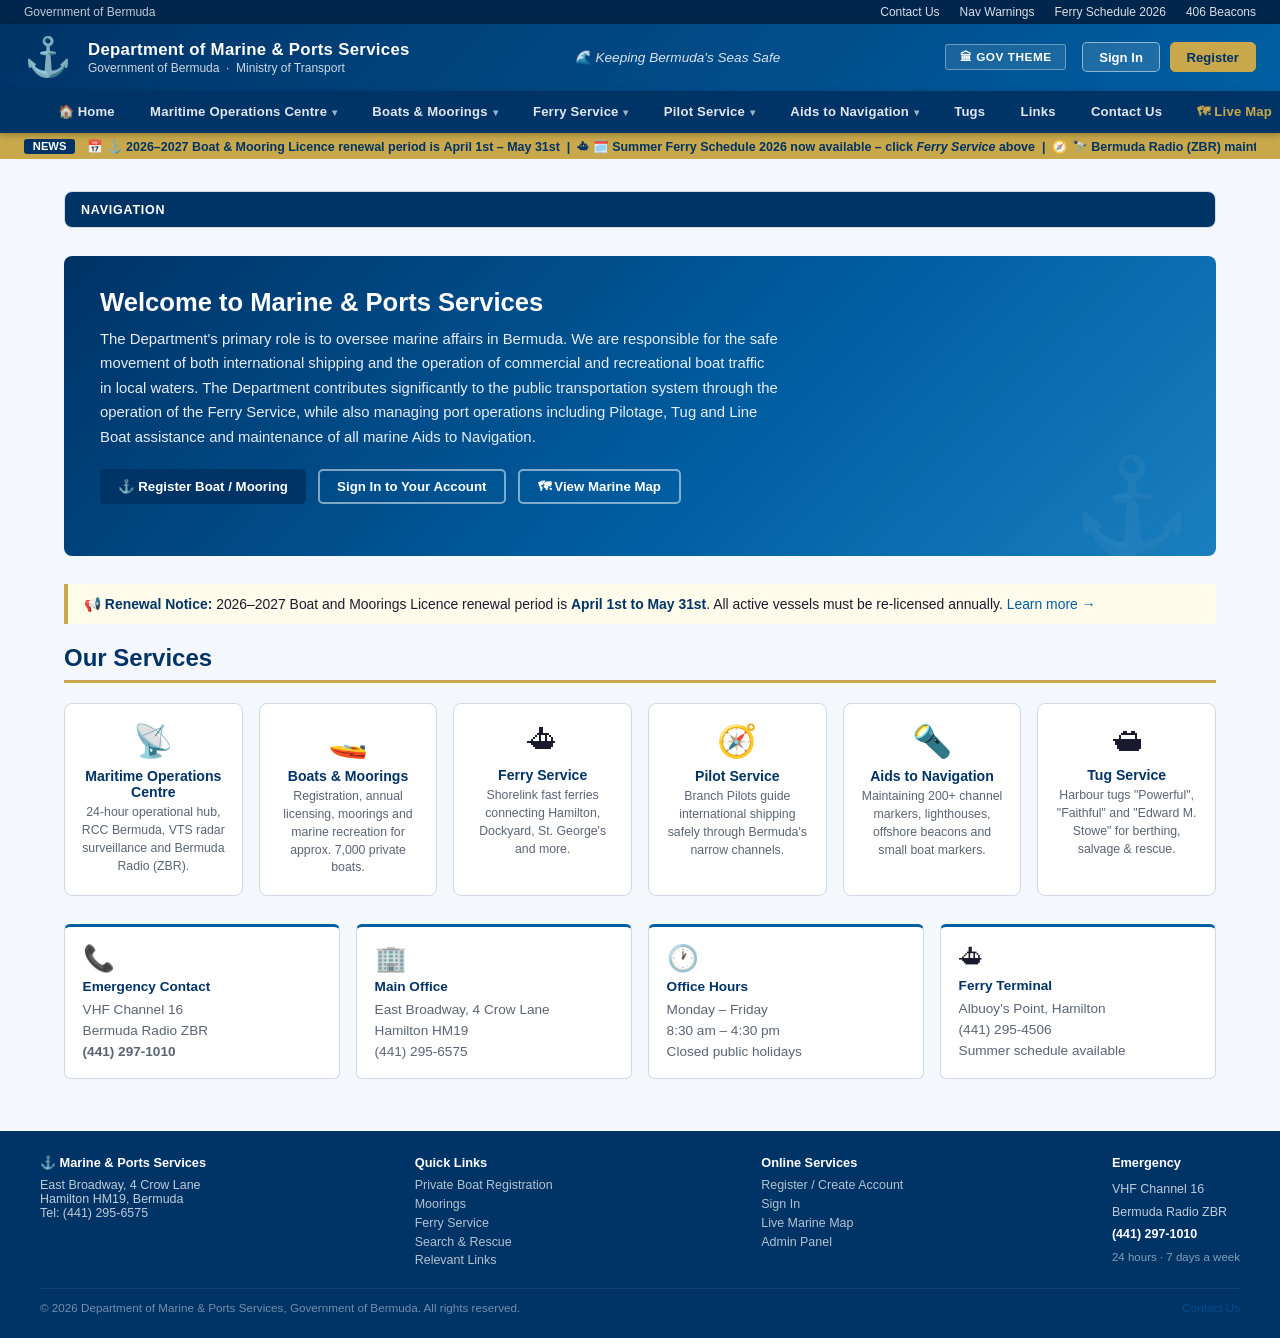
<file: frontend/index.html>
<!DOCTYPE html>
<html lang="en">
<head>
  <meta charset="UTF-8" />
  <meta name="viewport" content="width=device-width, initial-scale=1.0" />
  <title>Department of Marine &amp; Ports Services – Bermuda</title>
  <style>
    *, *::before, *::after { box-sizing: border-box; margin: 0; padding: 0; }

    :root {
      --navy:   #003366;
      --blue:   #005fa3;
      --light:  #e8f2fb;
      --gold:   #c8a84b;
      --text:   #1a1a2e;
      --muted:  #5a6475;
      --white:  #ffffff;
      --border: #d0d9e5;
      --hover:  #00264d;
    }

    body {
      font-family: 'Segoe UI', Arial, sans-serif;
      background: #f4f7fb;
      color: var(--text);
      min-height: 100vh;
      display: flex;
      flex-direction: column;
    }

    a { color: var(--blue); text-decoration: none; }
    a:hover { text-decoration: underline; }

    /* ── TOP UTILITY BAR ───────────────────────────────────────────────────── */
    .util-bar {
      background: var(--hover);
      color: rgba(255,255,255,0.75);
      font-size: 0.75rem;
      padding: 0.3rem 1.5rem;
      display: flex;
      justify-content: space-between;
      align-items: center;
    }
    .util-bar a { color: rgba(255,255,255,0.85); }
    .util-bar a:hover { color: #fff; text-decoration: none; }
    .util-links { display: flex; gap: 1.25rem; }

    /* ── HEADER ────────────────────────────────────────────────────────────── */
    .site-header {
      background: linear-gradient(135deg, var(--navy) 0%, var(--blue) 100%);
      color: #fff;
      padding: 0.9rem 1.5rem;
      display: flex;
      align-items: center;
      justify-content: space-between;
      gap: 1rem;
      box-shadow: 0 2px 8px rgba(0,0,0,0.3);
    }
    .header-brand {
      display: flex;
      align-items: center;
      gap: 1rem;
    }
    .header-crest {
      font-size: 2.4rem;
      line-height: 1;
    }
    .header-text .dept-name {
      font-size: 1.05rem;
      font-weight: 700;
      letter-spacing: 0.3px;
    }
    .header-text .dept-sub {
      font-size: 0.75rem;
      opacity: 0.8;
      margin-top: 1px;
    }
    .header-tagline {
      font-size: 0.85rem;
      font-style: italic;
      opacity: 0.85;
      display: flex;
      align-items: center;
      gap: 0.4rem;
    }
    .header-actions {
      display: flex;
      gap: 0.6rem;
      align-items: center;
    }
    .btn-header {
      padding: 0.4rem 1rem;
      border-radius: 5px;
      font-size: 0.82rem;
      font-weight: 600;
      cursor: pointer;
      transition: all 0.2s;
      border: 1.5px solid rgba(255,255,255,0.5);
      background: rgba(255,255,255,0.12);
      color: #fff;
    }
    .btn-header:hover { background: rgba(255,255,255,0.25); text-decoration: none; }
    .btn-header.primary {
      background: var(--gold);
      border-color: var(--gold);
      color: var(--navy);
    }
    .btn-header.primary:hover { background: #e0b85a; }

    /* ── PRIMARY NAV ───────────────────────────────────────────────────────── */
    .primary-nav {
      background: var(--navy);
      position: sticky;
      top: 0;
      z-index: 1000;
      box-shadow: 0 2px 6px rgba(0,0,0,0.25);
    }
    .primary-nav ul {
      list-style: none;
      display: flex;
      align-items: stretch;
      max-width: 1200px;
      margin: 0 auto;
    }
    .primary-nav > ul > li {
      position: relative;
    }
    .primary-nav > ul > li > a,
    .primary-nav > ul > li > span {
      display: flex;
      align-items: center;
      gap: 0.3rem;
      padding: 0.85rem 1.1rem;
      color: rgba(255,255,255,0.88);
      font-size: 0.82rem;
      font-weight: 600;
      white-space: nowrap;
      cursor: pointer;
      transition: background 0.18s;
      letter-spacing: 0.2px;
    }
    .primary-nav > ul > li > a:hover,
    .primary-nav > ul > li > span:hover,
    .primary-nav > ul > li.active > a,
    .primary-nav > ul > li.active > span {
      background: var(--blue);
      color: #fff;
      text-decoration: none;
    }
    .primary-nav > ul > li > span::after {
      content: '▾';
      font-size: 0.65rem;
      opacity: 0.7;
    }

    /* ── DROPDOWN ──────────────────────────────────────────────────────────── */
    .dropdown {
      visibility: hidden;
      opacity: 0;
      pointer-events: none;
      transform: translateY(-6px);
      transition: opacity 0.18s ease, transform 0.18s ease, visibility 0s 0.18s;
      position: absolute;
      top: 100%;
      left: 0;
      background: var(--white);
      min-width: 230px;
      border: 1px solid var(--border);
      border-top: 3px solid var(--gold);
      border-radius: 0 0 6px 6px;
      box-shadow: 0 6px 20px rgba(0,0,0,0.15);
      z-index: 2000;
    }
    .primary-nav > ul > li:hover .dropdown {
      visibility: visible;
      opacity: 1;
      pointer-events: auto;
      transform: translateY(0);
      transition: opacity 0.18s ease, transform 0.18s ease, visibility 0s 0s;
    }
    .dropdown li a {
      display: block;
      padding: 0.6rem 1.1rem;
      font-size: 0.81rem;
      color: var(--text);
      border-bottom: 1px solid #f0f2f5;
      transition: background 0.15s;
    }
    .dropdown li:last-child a { border-bottom: none; }
    .dropdown li a:hover { background: var(--light); color: var(--blue); text-decoration: none; }

    /* ── NEWS TICKER ───────────────────────────────────────────────────────── */
    .ticker-bar {
      background: var(--gold);
      color: var(--navy);
      font-size: 0.78rem;
      font-weight: 600;
      padding: 0.35rem 1.5rem;
      display: flex;
      align-items: center;
      gap: 0.75rem;
      overflow: hidden;
    }
    .ticker-label {
      background: var(--navy);
      color: #fff;
      padding: 0.1rem 0.55rem;
      border-radius: 3px;
      font-size: 0.7rem;
      white-space: nowrap;
      flex-shrink: 0;
    }
    .ticker-content {
      overflow: hidden;
      white-space: nowrap;
      flex: 1;
    }
    .ticker-content span {
      display: inline-block;
      animation: ticker 70s linear infinite;
    }
    @keyframes ticker {
      0%   { transform: translateX(100%); }
      100% { transform: translateX(-100%); }
    }

    /* ── MAIN LAYOUT ───────────────────────────────────────────────────────── */
    .site-body {
      flex: 1;
      max-width: 1200px;
      width: 100%;
      margin: 0 auto;
      padding: 2rem 1.5rem;
      display: grid;
      grid-template-columns: 1fr;
      gap: 1.75rem;
      align-items: start;
    }
    .site-body.has-sidebar {
      grid-template-columns: 210px 1fr;
    }

    /* ── SIDEBAR ───────────────────────────────────────────────────────────── */
    .sidebar {
      background: var(--white);
      border: 1px solid var(--border);
      border-radius: 8px;
      overflow: hidden;
      position: sticky;
      top: 52px;
    }
    .sidebar-title {
      background: var(--navy);
      color: #fff;
      font-size: 0.78rem;
      font-weight: 700;
      padding: 0.65rem 1rem;
      text-transform: uppercase;
      letter-spacing: 0.8px;
    }
    .sidebar ul { list-style: none; }
    .sidebar ul li a {
      display: block;
      padding: 0.55rem 1rem;
      font-size: 0.81rem;
      color: var(--text);
      border-bottom: 1px solid #f0f2f5;
      transition: all 0.15s;
    }
    .sidebar ul li a:hover,
    .sidebar ul li a.active {
      background: var(--light);
      color: var(--blue);
      text-decoration: none;
      padding-left: 1.3rem;
    }
    .sidebar ul li a.active { font-weight: 700; border-left: 3px solid var(--blue); }

    /* ── PAGE CONTENT ──────────────────────────────────────────────────────── */
    .page-content { min-height: 500px; }
    .content-section { display: none; }
    .content-section.active { display: block; }

    .page-title {
      font-size: 1.5rem;
      font-weight: 700;
      color: var(--navy);
      border-bottom: 3px solid var(--gold);
      padding-bottom: 0.5rem;
      margin-bottom: 1.25rem;
      display: flex;
      justify-content: space-between;
      align-items: center;
    }
    .page-title .btn-return-home {
      padding: 0.5rem 1rem;
      background: var(--blue);
      color: white;
      border: none;
      border-radius: 5px;
      cursor: pointer;
      font-size: 0.85rem;
      font-weight: 600;
      transition: background 0.2s;
      white-space: nowrap;
      margin-left: 1rem;
    }
    .page-title .btn-return-home:hover {
      background: var(--hover);
    }
    .page-intro {
      font-size: 1rem;
      line-height: 1.7;
      color: var(--muted);
      margin-bottom: 1.5rem;
    }
    .content-body {
      font-size: 0.93rem;
      line-height: 1.75;
      color: var(--text);
    }
    .content-body p { margin-bottom: 1rem; }
    .content-body h3 {
      font-size: 1rem;
      color: var(--navy);
      margin: 1.5rem 0 0.5rem;
      border-left: 4px solid var(--gold);
      padding-left: 0.6rem;
    }
    .content-body ul {
      margin: 0.5rem 0 1rem 1.5rem;
    }
    .content-body ul li { margin-bottom: 0.3rem; }

    /* ── INFO CARDS ────────────────────────────────────────────────────────── */
    .card-grid {
      display: grid;
      grid-template-columns: repeat(auto-fit, minmax(200px, 1fr));
      gap: 1rem;
      margin: 1.25rem 0;
    }
    .info-card {
      background: var(--white);
      border: 1px solid var(--border);
      border-top: 3px solid var(--blue);
      border-radius: 6px;
      padding: 1rem 1.1rem;
      font-size: 0.85rem;
    }
    .info-card .card-icon { font-size: 1.6rem; margin-bottom: 0.4rem; }
    .info-card .card-title { font-weight: 700; color: var(--navy); margin-bottom: 0.3rem; }
    .info-card .card-body { color: var(--muted); line-height: 1.55; }

    /* ── ALERT BOX ─────────────────────────────────────────────────────────── */
    .alert {
      border-left: 4px solid var(--gold);
      background: #fffbea;
      padding: 0.75rem 1rem;
      border-radius: 0 5px 5px 0;
      margin-bottom: 1.25rem;
      font-size: 0.87rem;
    }
    .alert strong { color: var(--navy); }

    /* ── CTA BUTTONS ───────────────────────────────────────────────────────── */
    .cta-row {
      display: flex;
      flex-wrap: wrap;
      gap: 0.75rem;
      margin: 1.25rem 0;
    }
    .btn-cta {
      display: inline-flex;
      align-items: center;
      gap: 0.4rem;
      padding: 0.5rem 1.1rem;
      border-radius: 5px;
      font-size: 0.83rem;
      font-weight: 600;
      cursor: pointer;
      background: var(--navy);
      color: #fff;
      border: none;
      transition: background 0.2s;
    }
    .btn-cta:hover { background: var(--blue); color: #fff; text-decoration: none; }
    .btn-cta.outline {
      background: transparent;
      border: 2px solid var(--navy);
      color: var(--navy);
    }
    .btn-cta.outline:hover { background: var(--light); }

    /* ── CONTACT TABLE ─────────────────────────────────────────────────────── */
    .contact-table { width: 100%; border-collapse: collapse; font-size: 0.9rem; }
    .contact-table td { padding: 0.55rem 0.75rem; border-bottom: 1px solid var(--border); vertical-align: top; }
    .contact-table td:first-child { font-weight: 700; color: var(--navy); width: 140px; }

    /* ── LINKS LIST ────────────────────────────────────────────────────────── */
    .links-list { list-style: none; }
    .links-list li {
      border-bottom: 1px solid var(--border);
      padding: 0.55rem 0;
    }
    .links-list li a {
      display: flex;
      align-items: center;
      gap: 0.5rem;
      font-size: 0.9rem;
    }
    .links-list li a::before { content: '🔗'; font-size: 0.8rem; }

    /* ── HERO (home only) ──────────────────────────────────────────────────── */
    .home-hero {
      background: linear-gradient(135deg, var(--navy) 0%, var(--blue) 60%, #1a7fbf 100%);
      color: #fff;
      border-radius: 8px;
      padding: 2rem 2.25rem;
      margin-bottom: 1.75rem;
      position: relative;
      overflow: hidden;
    }
    .home-hero::after {
      content: '⚓';
      position: absolute;
      right: 1.5rem;
      bottom: -0.5rem;
      font-size: 6rem;
      opacity: 0.1;
    }
    .home-hero h2 { font-size: 1.6rem; margin-bottom: 0.6rem; }
    .home-hero p  { font-size: 0.93rem; opacity: 0.9; line-height: 1.65; max-width: 680px; }
    .home-hero .cta-row { margin-top: 1.25rem; }

    .service-grid {
      display: grid;
      grid-template-columns: repeat(auto-fit, minmax(175px, 1fr));
      gap: 1rem;
      margin-top: 1rem;
    }
    .service-card {
      background: var(--white);
      border: 1px solid var(--border);
      border-radius: 8px;
      padding: 1.1rem 1rem;
      text-align: center;
      cursor: pointer;
      transition: all 0.2s;
    }
    .service-card:hover {
      border-color: var(--blue);
      box-shadow: 0 3px 12px rgba(0,90,180,0.12);
      transform: translateY(-2px);
    }
    .service-card .sc-icon { font-size: 2rem; margin-bottom: 0.5rem; }
    .service-card .sc-title { font-weight: 700; color: var(--navy); font-size: 0.88rem; }
    .service-card .sc-desc  { font-size: 0.77rem; color: var(--muted); margin-top: 0.25rem; line-height: 1.45; }

    /* ── FOOTER ────────────────────────────────────────────────────────────── */
    footer {
      background: var(--navy);
      color: rgba(255,255,255,0.75);
      padding: 1.5rem 1.5rem;
      font-size: 0.78rem;
      margin-top: auto;
    }
    .footer-inner {
      max-width: 1200px;
      margin: 0 auto;
      display: flex;
      flex-wrap: wrap;
      justify-content: space-between;
      gap: 1rem;
    }
    footer h4 { color: #fff; margin-bottom: 0.5rem; font-size: 0.8rem; }
    footer ul { list-style: none; }
    footer ul li { margin-bottom: 0.3rem; }
    footer ul li a { color: rgba(255,255,255,0.7); }
    footer ul li a:hover { color: #fff; }
    .footer-bottom {
      max-width: 1200px;
      margin: 1rem auto 0;
      border-top: 1px solid rgba(255,255,255,0.12);
      padding-top: 0.75rem;
      display: flex;
      justify-content: space-between;
      font-size: 0.73rem;
      opacity: 0.6;
    }

    /* ── AUTH MODAL ────────────────────────────────────────────────────────── */
    .modal-overlay {
      display: none; position: fixed; inset: 0;
      background: rgba(0,0,0,0.55); z-index: 9999;
      align-items: center; justify-content: center;
    }
    .modal-overlay.open { display: flex; }
    .modal-box {
      background: #fff; border-radius: 10px;
      width: min(440px, 96vw);
      box-shadow: 0 8px 32px rgba(0,0,0,0.3);
      overflow: hidden;
    }
    .modal-tabs {
      display: flex;
    }
    .modal-tab {
      flex: 1; padding: 0.85rem;
      text-align: center; font-weight: 700; font-size: 0.9rem;
      background: #f0f4f8; cursor: pointer;
      border-bottom: 3px solid transparent;
      color: var(--muted);
      transition: all 0.15s;
    }
    .modal-tab.active {
      background: #fff; color: var(--navy);
      border-bottom-color: var(--blue);
    }
    .modal-panel { display: none; padding: 1.5rem; }
    .modal-panel.active { display: block; }
    .modal-panel h3 { color: var(--navy); margin-bottom: 1rem; font-size: 1rem; }
    .modal-close-btn {
      float: right; background: none; border: none;
      font-size: 1.3rem; cursor: pointer; color: var(--muted);
      margin-top: -0.25rem;
    }
    .form-row { margin-bottom: 0.9rem; }
    .form-row label { display: block; font-size: 0.8rem; font-weight: 600; color: var(--navy); margin-bottom: 0.3rem; }
    .form-row input {
      width: 100%; padding: 0.5rem 0.75rem;
      border: 1.5px solid var(--border); border-radius: 5px;
      font-size: 0.88rem; transition: border 0.15s;
    }
    .form-row input:focus { outline: none; border-color: var(--blue); }
    .btn-submit-modal {
      width: 100%; padding: 0.6rem;
      background: var(--navy); color: #fff;
      border: none; border-radius: 5px;
      font-size: 0.9rem; font-weight: 700;
      cursor: pointer; margin-top: 0.25rem;
    }
    .btn-submit-modal:hover { background: var(--blue); }
    .modal-divider { text-align: center; font-size: 0.78rem; color: var(--muted); margin: 0.75rem 0; }
    .modal-link { font-size: 0.8rem; color: var(--blue); cursor: pointer; }
    .modal-note { font-size: 0.76rem; color: var(--muted); margin-top: 0.75rem; line-height: 1.5; }

    /* ── Licensing Fees modal ─────────────────────────────────────────────── */
    #feesModal .modal-box {
      width: min(680px, 97vw);
      max-height: 90vh;
      display: flex; flex-direction: column;
    }
    .fees-header {
      background: #0d3b66; color: #fff;
      padding: 1rem 1.25rem;
      display: flex; align-items: center; justify-content: space-between;
      flex-shrink: 0;
    }
    .fees-header h2 { margin: 0; font-size: 1rem; line-height: 1.4; }
    .fees-header small { font-weight: 400; opacity: 0.8; display: block; font-size: 0.8rem; }
    .fees-close { background: none; border: none; color: #fff; font-size: 1.4rem; cursor: pointer; line-height: 1; }
    .fees-body {
      overflow-y: auto; padding: 1.1rem 1.25rem;
      flex: 1;
    }
    .fees-section { margin-bottom: 1.1rem; }
    .fees-section h3 {
      font-size: 0.82rem; font-weight: 700; text-transform: uppercase;
      letter-spacing: 0.05em; color: #0d3b66;
      border-bottom: 2px solid #0d3b66; padding-bottom: 0.25rem;
      margin: 0 0 0.5rem;
    }
    .fees-table { width: 100%; border-collapse: collapse; font-size: 0.84rem; }
    .fees-table td { padding: 0.28rem 0.4rem; vertical-align: top; }
    .fees-table td:last-child { text-align: right; font-weight: 600; white-space: nowrap; }
    .fees-table tr:nth-child(even) td { background: #f5f8fc; }
    .fees-table .sub-row td { padding-left: 1.4rem; font-style: italic; color: #444; }
    .fees-note {
      font-size: 0.78rem; color: #b71c1c; background: #fff3e0;
      border-left: 3px solid #e65100; padding: 0.5rem 0.75rem;
      margin-top: 1rem; border-radius: 0 5px 5px 0;
    }
    .fees-footer {
      padding: 0.75rem 1.25rem; background: #f5f8fc;
      border-top: 1px solid #e0e0e0; text-align: right; flex-shrink: 0;
    }

    /* ── RESPONSIVE ────────────────────────────────────────────────────────── */
    @media (max-width: 768px) {
      .site-body,
      .site-body.has-sidebar { grid-template-columns: 1fr; }
      .sidebar { position: static; display: none !important; }
      .primary-nav > ul { flex-wrap: wrap; }
      .primary-nav > ul > li > a,
      .primary-nav > ul > li > span { padding: 0.65rem 0.75rem; font-size: 0.75rem; }
      .home-hero { padding: 1.25rem; }
      .header-tagline { display: none; }
    }
  </style>
  <script src="config.js"></script>
  <link rel="stylesheet" href="theme-new.css" />
  <script src="theme-switch.js"></script>
</head>
<body>

  <!-- ── UTILITY BAR ───────────────────────────────────────────────────────── -->
  <div class="util-bar">
    <span>Government of Bermuda</span>
    <div class="util-links">
      <a href="#" onclick="showSection('contact','contact-main')">Contact Us</a>
      <a href="http://www.rccbermuda.bm/nav_warnings.aspx" target="_blank">Nav Warnings</a>
      <a href="http://www.rccbermuda.bm/Documents/Ferry/Summer%20Ferry%20Schedule%202026.pdf" target="_blank">Ferry Schedule 2026</a>
      <a href="http://www.rccbermuda.bm/Beacons_home.aspx" target="_blank">406 Beacons</a>
    </div>
  </div>

  <!-- ── SITE HEADER ───────────────────────────────────────────────────────── -->
  <header class="site-header">
    <div class="header-brand" style="cursor:pointer" onclick="showSection('home','')">
      <div class="header-crest">⚓</div>
      <div class="header-text">
        <div class="dept-name">Department of Marine &amp; Ports Services</div>
        <div class="dept-sub">Government of Bermuda &nbsp;·&nbsp; Ministry of Transport</div>
      </div>
    </div>
    <div class="header-tagline">
      🌊 Keeping Bermuda's Seas Safe
    </div>
    <div class="header-actions">
      <button class="btn-header" onclick="openModal('login')">Sign In</button>
      <a href="register.html" class="btn-header primary">Register</a>
    </div>
  </header>

  <!-- ── PRIMARY NAV ───────────────────────────────────────────────────────── -->
  <nav class="primary-nav" id="primaryNav">
    <ul>
      <li id="nav-home">
        <a href="#" onclick="showSection('home',''); return false;">🏠 Home</a>
      </li>

      <li id="nav-marops">
        <span onclick="showSection('marops','marops-about')">Maritime Operations Centre</span>
        <ul class="dropdown">
          <li><a href="#" onclick="showSection('marops','marops-about'); return false;">About MOC</a></li>
          <li><a href="#" onclick="showSection('marops','marops-sar'); return false;">Search &amp; Rescue</a></li>
          <li><a href="#" onclick="showSection('marops','marops-seaport'); return false;">Seaport Security</a></li>
          <li><a href="#" onclick="showSection('marops','marops-vhf'); return false;">VHF Radios / Licensing</a></li>
          <li><a href="#" onclick="showSection('marops','marops-weather'); return false;">Weather</a></li>
          <li><a href="#" onclick="showSection('marops','marops-sailing'); return false;">Sailing to Bermuda</a></li>
          <li><a href="#" onclick="showSection('marops','marops-events'); return false;">Upcoming Events</a></li>
          <li><a href="#" onclick="showSection('marops','marops-contact'); return false;">Contact MOC</a></li>
        </ul>
      </li>

      <li id="nav-bam">
        <span onclick="showSection('bam','bam-private')">Boats &amp; Moorings</span>
        <ul class="dropdown">
          <li><a href="#" onclick="showSection('bam','bam-private'); return false;">Private Boats</a></li>
          <li><a href="#" onclick="showSection('bam','bam-charter'); return false;">Charter Boats</a></li>
          <li><a href="#" onclick="showSection('bam','bam-moorings'); return false;">Moorings</a></li>
          <li><a href="#" onclick="showSection('bam','bam-wreck'); return false;">Wreck Removal</a></li>
          <li><a href="#" onclick="showSection('bam','bam-recreation'); return false;">Marine Recreation</a></li>
          <li><a href="#" onclick="showSection('bam','bam-forms'); return false;">Forms &amp; Applications</a></li>
          <li><a href="register.html" class="">Register / Account Login</a></li>
          <li><a href="#" onclick="showSection('bam','bam-contact'); return false;">Contact B&amp;M</a></li>
        </ul>
      </li>

      <li id="nav-ferry">
        <span onclick="showSection('ferry','ferry-about')">Ferry Service</span>
        <ul class="dropdown">
          <li><a href="#" onclick="showSection('ferry','ferry-about'); return false;">About the Service</a></li>
          <li><a href="#" onclick="showSection('ferry','ferry-routes'); return false;">Routes &amp; Terminals</a></li>
          <li><a href="http://www.rccbermuda.bm/Documents/Ferry/Summer%20Ferry%20Schedule%202026.pdf" target="_blank">Summer Schedule 2026</a></li>
          <li><a href="http://www.rccbermuda.bm/Documents/Ferry/Winter%20Ferry%20Schedule%202025-26.pdf" target="_blank">Winter Schedule 2025-26</a></li>
        </ul>
      </li>

      <li id="nav-pilots">
        <span onclick="showSection('pilots','pilots-about')">Pilot Service</span>
        <ul class="dropdown">
          <li><a href="#" onclick="showSection('pilots','pilots-about'); return false;">About Pilot Service</a></li>
          <li><a href="#" onclick="showSection('pilots','pilots-rates'); return false;">Rate Sheet</a></li>
        </ul>
      </li>

      <li id="nav-aton">
        <span onclick="showSection('aton','aton-about')">Aids to Navigation</span>
        <ul class="dropdown">
          <li><a href="#" onclick="showSection('aton','aton-about'); return false;">About AtoN</a></li>
          <li><a href="http://www.rccbermuda.bm/nav_warnings.aspx" target="_blank">Nav Warnings</a></li>
        </ul>
      </li>

      <li id="nav-tugs">
        <a href="#" onclick="showSection('tugs','tugs-about'); return false;">Tugs</a>
      </li>

      <li id="nav-links">
        <a href="#" onclick="showSection('links','links-main'); return false;">Links</a>
      </li>

      <li id="nav-contact">
        <a href="#" onclick="showSection('contact','contact-main'); return false;">Contact Us</a>
      </li>

      <li style="margin-left:auto">
        <a href="map.html?view=public" style="color:var(--gold)!important;font-weight:700">🗺 Live Map</a>
      </li>
    </ul>
  </nav>

  <!-- ── NEWS TICKER ───────────────────────────────────────────────────────── -->
  <div class="ticker-bar">
    <span class="ticker-label">NEWS</span>
    <div class="ticker-content">
      <span id="tickerSpan">
        📅 ⚓ 2026–2027 Boat &amp; Mooring Licence renewal period is <strong>April 1st – May 31st</strong> &nbsp;|&nbsp;
        ⛴ 🗓️ Summer Ferry Schedule 2026 now available – click <em>Ferry Service</em> above &nbsp;|&nbsp;
        🧭 🔭 Bermuda Radio (ZBR) maintains 24-hour watchkeeping on international distress frequencies &nbsp;|&nbsp;
        🆘 🛟 Maritime emergency? Contact Bermuda Radio on <strong>VHF Ch. 16</strong> or ☎️ (441) 297-1010 &nbsp;|&nbsp;
        💰 📋 2022/2023 Licensing Fees now in effect – Class A boats from $56.00, Mooring Registration $190.00 &nbsp;|&nbsp;
        🌊 🚤 Approximately 7,000 private boats are registered in Bermuda &nbsp;|&nbsp;
        🏝️ ⛵ Sail safely – always wear your lifejacket and file a float plan before heading offshore &nbsp;|&nbsp;
        🐬 🔔 New boat or mooring? Register online via the <strong>Portal Login</strong> link above
      </span>
    </div>
  </div>

  <!-- ── MAIN BODY ─────────────────────────────────────────────────────────── -->
  <div class="site-body">

    <!-- SIDEBAR -->
    <aside class="sidebar" id="sidebar">
      <div class="sidebar-title" id="sidebarTitle">Navigation</div>
      <ul id="sidebarLinks"></ul>
    </aside>

    <!-- CONTENT AREA -->
    <main class="page-content">

      <!-- ════════════════════════════════════════════ HOME ════════════════ -->
      <section id="sect-home" class="content-section active">
        <div class="home-hero">
          <h2>Welcome to Marine &amp; Ports Services</h2>
          <p>
            The Department's primary role is to oversee marine affairs in Bermuda.
            We are responsible for the safe movement of both international shipping
            and the operation of commercial and recreational boat traffic in local waters.
            The Department contributes significantly to the public transportation system
            through the operation of the Ferry Service, while also managing port operations
            including Pilotage, Tug and Line Boat assistance and maintenance of all
            marine Aids to Navigation.
          </p>
          <div class="cta-row">
            <a href="register.html" class="btn-cta">⚓ Register Boat / Mooring</a>
            <button class="btn-cta outline" onclick="openModal('login')" style="color:#fff;border-color:rgba(255,255,255,0.5)">Sign In to Your Account</button>
            <a href="map.html?view=public" class="btn-cta outline" style="color:#fff;border-color:rgba(255,255,255,0.5)">🗺 View Marine Map</a>
          </div>
        </div>

        <div class="alert">
          <strong>📢 Renewal Notice:</strong> 2026–2027 Boat and Moorings Licence renewal period is <strong>April 1st to May 31st</strong>.
          All active vessels must be re-licensed annually. <a href="#" onclick="showSection('bam','bam-private'); return false;">Learn more →</a>
        </div>

        <h2 class="page-title">Our Services</h2>
        <div class="service-grid">
          <div class="service-card tile-marops" onclick="showSection('marops','marops-about')">
            <div class="sc-icon">📡</div>
            <div class="sc-title">Maritime Operations Centre</div>
            <div class="sc-desc">24-hour operational hub, RCC Bermuda, VTS radar surveillance and Bermuda Radio (ZBR).</div>
          </div>
          <div class="service-card tile-boats" onclick="showSection('bam','bam-private')">
            <div class="sc-icon">🚤</div>
            <div class="sc-title">Boats &amp; Moorings</div>
            <div class="sc-desc">Registration, annual licensing, moorings and marine recreation for approx. 7,000 private boats.</div>
          </div>
          <div class="service-card tile-ferry" onclick="showSection('ferry','ferry-about')">
            <div class="sc-icon">⛴</div>
            <div class="sc-title">Ferry Service</div>
            <div class="sc-desc">Shorelink fast ferries connecting Hamilton, Dockyard, St. George's and more.</div>
          </div>
          <div class="service-card tile-pilot" onclick="showSection('pilots','pilots-about')">
            <div class="sc-icon">🧭</div>
            <div class="sc-title">Pilot Service</div>
            <div class="sc-desc">Branch Pilots guide international shipping safely through Bermuda's narrow channels.</div>
          </div>
          <div class="service-card tile-aton" onclick="showSection('aton','aton-about')">
            <div class="sc-icon">🔦</div>
            <div class="sc-title">Aids to Navigation</div>
            <div class="sc-desc">Maintaining 200+ channel markers, lighthouses, offshore beacons and small boat markers.</div>
          </div>
          <div class="service-card tile-tugs" onclick="showSection('tugs','tugs-about')">
            <div class="sc-icon">🛳</div>
            <div class="sc-title">Tug Service</div>
            <div class="sc-desc">Harbour tugs "Powerful", "Faithful" and "Edward M. Stowe" for berthing, salvage &amp; rescue.</div>
          </div>
        </div>

        <div class="card-grid" style="margin-top:1.75rem">
          <div class="info-card tile-emergency">
            <div class="card-icon">📞</div>
            <div class="card-title">Emergency Contact</div>
            <div class="card-body">VHF Channel 16<br>Bermuda Radio ZBR<br><strong>(441) 297-1010</strong></div>
          </div>
          <div class="info-card tile-office">
            <div class="card-icon">🏢</div>
            <div class="card-title">Main Office</div>
            <div class="card-body">East Broadway, 4 Crow Lane<br>Hamilton HM19<br>(441) 295-6575</div>
          </div>
          <div class="info-card tile-hours">
            <div class="card-icon">🕐</div>
            <div class="card-title">Office Hours</div>
            <div class="card-body">Monday – Friday<br>8:30 am – 4:30 pm<br>Closed public holidays</div>
          </div>
          <div class="info-card tile-ferry-terminal">
            <div class="card-icon">⛴</div>
            <div class="card-title">Ferry Terminal</div>
            <div class="card-body">Albuoy's Point, Hamilton<br>(441) 295-4506<br>Summer schedule available</div>
          </div>
        </div>
      </section>

      <!-- ══════════════════════════════════════ MAROPS SECTIONS ══════════ -->
      <section id="sect-marops" class="content-section">
        <!-- About MOC -->
        <div id="marops-about" class="sub-section">
          <h1 class="page-title">About Maritime Operations Centre</h1>
          <div class="content-body">
            <p>The Maritime Operations Centre is the 24-hour operational hub of the Bermuda Government's maritime support program. Various distinct international safety and security responsibilities are overseen from a common facility where the use of specialist marine technology, training and experience all combine to create a high degree of situational awareness, communications connectivity and ultimately — timely decision making to support local and international operations.</p>
            <h3>Rescue Coordination Centre (RCC Bermuda)</h3>
            <p>Fulfilling international obligations to mariners and aviators requiring search and rescue support. RCC Bermuda coordinates SAR operations across a large area of the North Atlantic in accordance with international ICAO and IMO standards.</p>
            <h3>Vessel Traffic Coastal Radar Surveillance (VTS)</h3>
            <p>This serves as the backbone of the Bermuda Maritime Domain Awareness program and allows radar, AIS, radio direction finding and electronic chart technologies to be combined on one platform to assist border control, search and rescue, environmental protection and port operations.</p>
            <h3>Coast Radio Station – Bermuda Radio (ZBR)</h3>
            <p>This marine communications hub is interconnected with other Bermuda public safety agencies and fulfils regional communication obligations under the Global Maritime Distress and Safety System (GMDSS) where Bermuda has declared A1/A2 radio coverage in this area of the Atlantic. 24-hour watchkeeping on international distress frequencies and dissemination of Marine Safety Information — Notices to Mariners, Weather Forecasts and other SAR information — are broadcast around the clock.</p>
            <h3>406 MHz Beacon Registry</h3>
            <p>Management of the database holding details on beacons fitted aboard Bermuda vessels and aircraft required to fit COSPAS/SARSAT 406 MHz beacons. This is of direct benefit to RCC operations when an alert is detected and a response must be initiated based upon beacon user information on file.</p>
            <h3>Long Range Identification and Tracking (LRIT)</h3>
            <p>The global tracking of ships is an IMO requirement. Oversight of the Bermuda fleet sailing worldwide ensures that equipment faults aboard individual ships are quickly detected, port state compliance issues avoided, and remote monitoring assists in genuine emergencies.</p>
            <h3>Seaport Security and the ISPS Code</h3>
            <p>The Centre serves as the Government hub for Bermuda seaport security coordination. Mandatory filing with Bermuda Radio of pre-arrival information from all SOLAS vessels calling at Bermuda is required 48 hours prior to entry into territorial waters.</p>
            <div class="cta-row">
              <a href="http://www.rccbermuda.bm/Documents/BMOC/broadcast.schedule.pdf" target="_blank" class="btn-cta">📄 ZBR Broadcast Schedule</a>
            </div>
          </div>
        </div>
        <!-- SAR -->
        <div id="marops-sar" class="sub-section" style="display:none">
          <h1 class="page-title">Search and Rescue</h1>
          <div class="content-body">
            <p>RCC Bermuda is responsible for coordinating Search and Rescue operations in a large area of the North Atlantic. The centre operates around the clock and maintains close liaison with the US Coast Guard, RCMP, and other international rescue coordination centres.</p>
            <p>In the event of a maritime or aeronautical emergency in the Bermuda Search and Rescue region, contact Bermuda Radio on <strong>VHF Channel 16</strong> or telephone <strong>(441) 297-1010</strong>.</p>
            <div class="cta-row">
              <a href="http://www.rccbermuda.bm/Documents/BMOC/Bermuda%20SAR%20Operational%20Activation%20flow%20chart%20ANNEX%20A.pdf" target="_blank" class="btn-cta">📄 SAR Organisation Chart</a>
              <a href="http://www.rccbermuda.bm/Documents/BMOC/SAR%20OPlan%20MAIN%20May%202020.pdf" target="_blank" class="btn-cta">📄 SAR Operations Plan</a>
              <a href="http://www.rccbermuda.bm/Documents/BMOC/RCC%20BERMUDA%20AND%20US%20COASTGUARD%20SAR%20MOU.pdf" target="_blank" class="btn-cta">📄 MOU with USCG</a>
            </div>
          </div>
        </div>
        <!-- Seaport Security -->
        <div id="marops-seaport" class="sub-section" style="display:none">
          <h1 class="page-title">Seaport Security</h1>
          <div class="content-body">
            <p>Bermuda implements the International Ship and Port Facility Security (ISPS) Code at all commercial ports. Each port has an individual security plan and security guard services for cruise terminals is a Government contracted programme.</p>
            <p>All SOLAS vessels calling at Bermuda must file pre-arrival information with Bermuda Radio a minimum of <strong>48 hours</strong> prior to entry into territorial waters.</p>
            <p>Security screening of all persons and goods embarking/loaded aboard ship is required under the ISPS Code. Port security certification and oversight is ultimately a UK Government function delegated to the Governor of Bermuda.</p>
          </div>
        </div>
        <!-- VHF -->
        <div id="marops-vhf" class="sub-section" style="display:none">
          <h1 class="page-title">VHF Radios / Licensing</h1>
          <div class="content-body">
            <p>Marine VHF radios are essential safety equipment for any vessel operating in Bermudian waters. The use of marine VHF radios is regulated and operators must hold an appropriate licence.</p>
            <h3>Key VHF Channels</h3>
            <ul>
              <li><strong>Channel 16</strong> — International distress, safety &amp; calling channel. Always monitored by Bermuda Radio.</li>
              <li><strong>Channel 27</strong> — Bermuda Radio working channel for routine traffic.</li>
              <li><strong>Channel 68/69</strong> — Commonly used recreational channels.</li>
            </ul>
            <p>For information on obtaining a marine VHF licence, contact the Department at (441) 295-6575 or visit the office at East Broadway, Hamilton.</p>
          </div>
        </div>
        <!-- Weather -->
        <div id="marops-weather" class="sub-section" style="display:none">
          <h1 class="page-title">Weather</h1>
          <div class="content-body">
            <p>Bermuda Radio broadcasts regular marine weather forecasts on VHF Channel 27 in accordance with the GMDSS broadcast schedule. Forecasts include wind, sea state, visibility and any warnings.</p>
            <div class="cta-row">
              <a href="http://www.rccbermuda.bm/Documents/BMOC/broadcast.schedule.pdf" target="_blank" class="btn-cta">📡 ZBR Broadcast Schedule</a>
              <a href="https://www.weather.bm" target="_blank" class="btn-cta outline">🌤 Bermuda Weather Service</a>
            </div>
          </div>
        </div>
        <!-- Sailing to Bermuda -->
        <div id="marops-sailing" class="sub-section" style="display:none">
          <h1 class="page-title">Sailing to Bermuda</h1>
          <div class="content-body">
            <p>Bermuda is a popular waypoint for transatlantic voyages. All visiting yachts must comply with Bermuda Customs and Immigration requirements upon arrival.</p>
            <h3>Arrival Procedure</h3>
            <ul>
              <li>Contact Bermuda Radio on VHF Channel 16 when within 50 miles of Bermuda.</li>
              <li>Proceed directly to St. George's Harbour (primary Port of Entry for yachts).</li>
              <li>Do not go ashore until cleared by Customs and Immigration.</li>
              <li>Fly the yellow (Q) flag until clearance is granted.</li>
            </ul>
            <h3>Contacts</h3>
            <ul>
              <li>Bermuda Radio: VHF Channel 16 / Tel: (441) 297-1010</li>
              <li>St. George's Harbour Radio: VHF Channel 16</li>
              <li>Bermuda Customs: (441) 293-2913</li>
            </ul>
          </div>
        </div>
        <!-- Events -->
        <div id="marops-events" class="sub-section" style="display:none">
          <h1 class="page-title">Upcoming Events</h1>
          <div class="content-body">
            <p>Check back regularly for scheduled maritime events, regattas and port operations notices that may affect navigation.</p>
            <div class="alert"><strong>Current Notice:</strong> 2026–2027 Boat and Moorings Licence renewal period is April 1st to May 31st.</div>
          </div>
        </div>
        <!-- MOC Contact -->
        <div id="marops-contact" class="sub-section" style="display:none">
          <h1 class="page-title">Contact Maritime Operations Centre</h1>
          <div class="content-body">
            <table class="contact-table">
              <tr><td>Emergency (24 hr)</td><td>VHF Channel 16 &nbsp;|&nbsp; (441) 297-1010</td></tr>
              <tr><td>Telephone</td><td>(441) 297-1010</td></tr>
              <tr><td>Email</td><td><a href="mailto:bermudamoc@gov.bm">bermudamoc@gov.bm</a></td></tr>
              <tr><td>Address</td><td>Bermuda Maritime Operations Centre, St. David's, Bermuda</td></tr>
            </table>
          </div>
        </div>
      </section>

      <!-- ══════════════════════════════════════ BAM SECTIONS ══════════════ -->
      <section id="sect-bam" class="content-section">
        <!-- Private Boats -->
        <div id="bam-private" class="sub-section">
          <h1 class="page-title">Private Boat Registration</h1>
          <div class="content-body">
            <p>The Boats and Moorings Section issues initial registrations and annual licensing (including transfer of ownership) for pleasure boats. There are approximately <strong>7,000 private boats</strong> registered in Bermuda.</p>
            <div class="alert">
              <strong>Annual Licensing:</strong> All active vessels — punts, kayaks and boats — must be re-licensed annually between <strong>April 1st and May 31st</strong> of each year. "Active" means the boat is in the water or gets put in the water from time to time during the year.
            </div>
            <h3>New Boat Registration</h3>
            <p>After purchasing a brand new boat you are required by law to register it. Visit the Department at East Broadway, Hamilton with proof of purchase and the vessel details.</p>
            <h3>Transfer of Ownership</h3>
            <p>Whenever a vessel is sold, the new owner must attend the Department <strong>within 7 days</strong> to transfer title into their name.</p>
            <h3>Calculating Fees</h3>
            <p>When calculating boat fees you must use registered foot length as it appears on the Marine and Ports issued boat registration — drop inches, round down to feet only.</p>
            <div class="cta-row">
              <a href="register.html" class="btn-cta">📝 Register Online</a>
              <button class="btn-cta outline" onclick="document.getElementById('feesModal').classList.add('open')">💰 Licensing Fees</button>
            </div>
          </div>
        </div>
        <!-- Charter -->
        <div id="bam-charter" class="sub-section" style="display:none">
          <h1 class="page-title">Island (Charter) Boats</h1>
          <div class="content-body">
            <p>The Code of Practice for the inspection and registration of all Island (charter) boats was introduced following consultation with local commercial boat operators. This Code firmly establishes basic safety and operational levels for the industry and ensures a continued improvement in the condition of boats that use Bermuda's local waters.</p>
            <p>The Code is continuously updated to reflect changing international standards. The most recent amendments include a section for operation and inspection of amphibious vehicles.</p>
            <div class="cta-row">
              <a href="http://www.rccbermuda.bm/Documents/BaM/Code%20of%20Practice%20for%20Island%20Boats.pdf" target="_blank" class="btn-cta">📄 Code of Practice for Island Boats</a>
            </div>
          </div>
        </div>
        <!-- Moorings -->
        <div id="bam-moorings" class="sub-section" style="display:none">
          <h1 class="page-title">Getting a Mooring</h1>
          <div class="content-body">
            <p>There are 2 ways to acquire a mooring: apply for a new one, or acquire an existing one. Space for new moorings is very limited, with most bays closed due to lack of space.</p>
            <h3>Acquiring an Existing Mooring</h3>
            <p>Acquiring an existing mooring means having a current mooring licensee sign their valid licence over to you to put in your name. The method for doing this is on the back of the mooring licence itself.</p>
            <div class="alert">
              <strong>Eligibility:</strong> To take a mooring licence you must have a boat registered in your name and cannot have other moorings in excess of boats owned. There is a <strong>$100 transfer fee</strong>. All transfers are subject to approval by the Department.
            </div>
            <h3>New Mooring Application</h3>
            <p>Before issuing an initial mooring licence, the Department inspects the site to ensure the proposed mooring poses no hazard to navigation or to other boats moored nearby.</p>
            <div class="cta-row">
              <a href="http://www.rccbermuda.bm/Documents/BaM/Mooring%20Application%20Form%20June%202024.pdf" target="_blank" class="btn-cta">📄 New Mooring Application Form</a>
              <a href="http://www.rccbermuda.bm/Documents/BaM/Mooring%20Application%20Instructions.pdf" target="_blank" class="btn-cta outline">📋 Application Instructions</a>
              <a href="http://www.rccbermuda.bm/Documents/BaM/Mooring%20Dispute%20Form.pdf" target="_blank" class="btn-cta outline">⚖ Mooring Dispute Form</a>
              <a href="https://experience.arcgis.com/experience/9ab66adc4990422bb0668696d88fb62d" target="_blank" class="btn-cta outline">🗺 Moorings Location Map</a>
            </div>
          </div>
        </div>
        <!-- Wreck Removal -->
        <div id="bam-wreck" class="sub-section" style="display:none">
          <h1 class="page-title">Wreck Removal</h1>
          <div class="content-body">
            <p>The Boats and Moorings Section, in conjunction with the Aids to Navigation Section, assists with small boat wreck removal around the Island. Wrecks that pose a hazard to navigation are prioritised for removal.</p>
            <p>If you are the owner of a sunken or abandoned vessel, you are legally obligated to have it removed at your expense. Failure to do so may result in the Department removing the vessel and recovering costs from the registered owner.</p>
            <p>For queries regarding wreck removal, contact the Boats and Moorings Section at <a href="mailto:boatsandmoorings@gov.bm">boatsandmoorings@gov.bm</a> or call (441) 444-1221.</p>
          </div>
        </div>
        <!-- Recreation -->
        <div id="bam-recreation" class="sub-section" style="display:none">
          <h1 class="page-title">Marine Related Recreation</h1>
          <div class="content-body">
            <p>Bermuda's waters offer a variety of recreational activities. The Department provides guidance and regulation of marine recreational activities to ensure the safety of all water users.</p>
            <div class="card-grid">
              <div class="info-card">
                <div class="card-icon">🤿</div>
                <div class="card-title">SCUBA Diving</div>
                <div class="card-body">World-class wreck diving on over 300 documented wrecks around Bermuda's reefs.</div>
              </div>
              <div class="info-card">
                <div class="card-icon">🎣</div>
                <div class="card-title">Fishing</div>
                <div class="card-body">Sport fishing regulations and licencing apply. Bermuda offers excellent deep water sport fishing.</div>
              </div>
              <div class="info-card">
                <div class="card-icon">🏄</div>
                <div class="card-title">Jet Skiing (PWC)</div>
                <div class="card-body">Personal watercraft must be registered and operators must follow speed restrictions near shore.</div>
              </div>
              <div class="info-card">
                <div class="card-icon">📻</div>
                <div class="card-title">VHF Radios</div>
                <div class="card-body">All vessels are strongly encouraged to carry a VHF radio and monitor Channel 16 at all times.</div>
              </div>
            </div>
          </div>
        </div>
        <!-- Forms -->
        <div id="bam-forms" class="sub-section" style="display:none">
          <h1 class="page-title">Forms &amp; Applications</h1>
          <div class="content-body">
            <ul class="links-list">
              <li><a href="register.html">Online Boat Registration Form</a></li>
              <li><a href="http://www.rccbermuda.bm/Documents/BaM/Mooring%20Application%20Form%20June%202024.pdf" target="_blank">New Mooring Application Form (PDF)</a></li>
              <li><a href="http://www.rccbermuda.bm/Documents/BaM/Mooring%20Application%20Instructions.pdf" target="_blank">Mooring Application Instructions (PDF)</a></li>
              <li><a href="http://www.rccbermuda.bm/Documents/BaM/Mooring%20Dispute%20Form.pdf" target="_blank">Mooring Dispute Form (PDF)</a></li>
              <li><a href="http://www.rccbermuda.bm/Documents/BaM/Code%20of%20Practice%20for%20Island%20Boats.pdf" target="_blank">Code of Practice for Island Boats (PDF)</a></li>
              <li><a href="http://www.rccbermuda.bm/Documents/BaM/2022%20Licensing%20Fees.pdf" target="_blank">2022 Licensing Fees (PDF)</a></li>
            </ul>
          </div>
        </div>
        <!-- BAM Contact -->
        <div id="bam-contact" class="sub-section" style="display:none">
          <h1 class="page-title">Contact Boats &amp; Moorings</h1>
          <div class="content-body">
            <table class="contact-table">
              <tr><td>Telephone</td><td>(441) 444-1221 &nbsp;|&nbsp; (441) 246-8222</td></tr>
              <tr><td>Fax</td><td>(441) 295-5523</td></tr>
              <tr><td>Email</td><td><a href="mailto:boatsandmoorings@gov.bm">boatsandmoorings@gov.bm</a></td></tr>
              <tr><td>Address</td><td>East Broadway, 4 Crow Lane, Hamilton HM19</td></tr>
              <tr><td>Hours</td><td>Monday – Friday, 8:30 am – 4:30 pm</td></tr>
            </table>
          </div>
        </div>
      </section>

      <!-- ══════════════════════════════════════ FERRY ══════════════════════ -->
      <section id="sect-ferry" class="content-section">
        <div id="ferry-about" class="sub-section">
          <h1 class="page-title">Shorelink Ferry Service</h1>
          <div class="content-body">
            <p>Traveling by ferry in Bermuda is an excellent way to get around. The fast ferries are clean, spacious, air-conditioned and efficient. One of the highlights of traveling by ferry is the opportunity to see Bermuda's beauty from a different vantage point.</p>
            <p>The main ferry terminal is located at <strong>Albuoy's Point in Hamilton</strong>. For further information please call Hamilton Terminal <strong>(441) 295-4506</strong>.</p>
            <div class="cta-row">
              <a href="http://www.rccbermuda.bm/Documents/Ferry/Summer%20Ferry%20Schedule%202026.pdf" target="_blank" class="btn-cta">☀ Summer Ferry Schedule 2026</a>
              <a href="http://www.rccbermuda.bm/Documents/Ferry/Winter%20Ferry%20Schedule%202025-26.pdf" target="_blank" class="btn-cta outline">❄ Winter Schedule 2025–26</a>
            </div>
          </div>
        </div>
        <div id="ferry-routes" class="sub-section" style="display:none">
          <h1 class="page-title">Routes &amp; Terminals</h1>
          <div class="content-body">

            <p class="page-intro" style="margin-bottom:1.25rem;">The Bermuda Ferry system operates four colour-coded routes connecting Hamilton, Dockyard, St. George's and communities along the South Shore. Use the map and terminal directory below to plan your journey.</p>

            <!-- ── Route cards ─────────────────────────────────────── -->
            <div class="card-grid" style="grid-template-columns:repeat(auto-fit,minmax(220px,1fr));margin-bottom:1.5rem;">

              <div class="info-card tile-route-blue" style="border-top-color:#1565C0;">
                <div class="card-icon">🟦</div>
                <div class="card-title">Blue Route</div>
                <div class="card-body">
                  <strong>Hamilton ↔ Royal Naval Dockyard</strong><br/>
                  The most popular route for visitors — fast ferry across the Great Sound. Stops: Hamilton, Dockyard.
                </div>
              </div>

              <div class="info-card tile-route-pink" style="border-top-color:#e91e8c;">
                <div class="card-icon">🟩</div>
                <div class="card-title">Pink Route</div>
                <div class="card-body">
                  <strong>Hamilton ↔ Paget &amp; Warwick</strong><br/>
                  Scenic South Shore alternative to road travel. Stops: Hamilton, Salt Kettle, Darrell's Wharf, Belmont.
                </div>
              </div>

              <div class="info-card tile-route-green" style="border-top-color:#388E3C;">
                <div class="card-icon">🟥</div>
                <div class="card-title">Green Route</div>
                <div class="card-body">
                  <strong>Hamilton ↔ Rockaway</strong><br/>
                  Commuter service for residents of western Bermuda. Stops: Hamilton, Cavello Bay, Watford Bridge, Rockaway.
                </div>
              </div>

              <div class="info-card tile-route-orange" style="border-top-color:#E65100;">
                <div class="card-icon">🟧</div>
                <div class="card-title">Orange Route <small style="font-weight:400;font-size:0.75rem;">(Seasonal)</small></div>
                <div class="card-body">
                  <strong>Dockyard ↔ St. George's</strong><br/>
                  Summer season only (April – November). Connects the Royal Naval Dockyard to the historic Town of St. George's.
                </div>
              </div>

            </div>

            <!-- ── Embedded ferry map ──────────────────────────────── -->
            <h3 style="margin-bottom:0.6rem;">Ferry Dock Locations</h3>
            <div style="border:1px solid var(--border);border-radius:6px;overflow:hidden;margin-bottom:1.5rem;line-height:0;">
              <iframe
                title="Bermuda Ferry Terminal Map"
                src="https://www.google.com/maps/embed?pb=!1m14!1m12!1m3!1d50327.61!2d-64.7832674!3d32.3191693!2m3!1f0!2f0!3f0!3m2!1i1024!2i768!4f13.1!5e0!3m2!1sen!2sbm!4v1714167600000!5m2!1sen!2sbm"
                width="100%"
                height="420"
                style="border:0;display:block;"
                allowfullscreen=""
                loading="lazy"
                referrerpolicy="no-referrer-when-downgrade">
              </iframe>
            </div>

            <!-- ── Terminal directory ──────────────────────────────── -->
            <h3 style="margin-bottom:0.75rem;">All Ferry Terminals &amp; Docks</h3>
            <table class="contact-table">
              <thead>
                <tr style="background:var(--light,#e8f2fb);">
                  <th style="padding:0.55rem 0.75rem;font-size:0.78rem;text-transform:uppercase;letter-spacing:0.5px;color:var(--navy,#003366);">Terminal</th>
                  <th style="padding:0.55rem 0.75rem;font-size:0.78rem;text-transform:uppercase;letter-spacing:0.5px;color:var(--navy,#003366);">Address</th>
                  <th style="padding:0.55rem 0.75rem;font-size:0.78rem;text-transform:uppercase;letter-spacing:0.5px;color:var(--navy,#003366);">Routes Served</th>
                </tr>
              </thead>
              <tbody>
                <tr>
                  <td><strong>Hamilton</strong></td>
                  <td>8 Front Street, Pembroke, City of Hamilton</td>
                  <td>🟦 Blue &nbsp; 🟩 Pink &nbsp; 🟥 Green</td>
                </tr>
                <tr>
                  <td><strong>Royal Naval Dockyard</strong></td>
                  <td>Dockyard Terrace, Sandys</td>
                  <td>🟦 Blue &nbsp; 🟧 Orange (seasonal)</td>
                </tr>
                <tr>
                  <td><strong>Watford Bridge</strong></td>
                  <td>Watford Bridge, Mangrove Bay Road, Sandys</td>
                  <td>🟥 Green</td>
                </tr>
                <tr>
                  <td><strong>Cavello Bay</strong></td>
                  <td>Long Point Lane &amp; Scotts Hill Road, Sandys</td>
                  <td>🟥 Green</td>
                </tr>
                <tr>
                  <td><strong>Rockaway</strong></td>
                  <td>Tribe Road No. 5, Southampton</td>
                  <td>🟥 Green</td>
                </tr>
                <tr>
                  <td><strong>Salt Kettle</strong></td>
                  <td>10 Salt Kettle Road, Paget</td>
                  <td>🟩 Pink</td>
                </tr>
                <tr>
                  <td><strong>Darrell's Wharf</strong></td>
                  <td>Harbour Road (between Morgan Road &amp; Cobb's Hill Road), Paget</td>
                  <td>🟩 Pink</td>
                </tr>
                <tr>
                  <td><strong>Belmont</strong></td>
                  <td>Harbour Road, Warwick</td>
                  <td>🟩 Pink</td>
                </tr>
                <tr>
                  <td><strong>St. George's</strong></td>
                  <td>Hunter's Wharf, St. George's</td>
                  <td>🟧 Orange (seasonal)</td>
                </tr>
              </tbody>
            </table>

            <div class="alert" style="margin-top:1.25rem;">
              <strong>Note:</strong> The Orange Route operates seasonally from April to November only. For live schedules, fares and journey planning visit <a href="https://www.bermudaferry.com/schedule" target="_blank" rel="noopener noreferrer">bermudaferry.com/schedule</a>.
            </div>

          </div>
        </div>
      </section>

      <!-- ══════════════════════════════════════ PILOTS ════════════════════ -->
      <section id="sect-pilots" class="content-section">
        <div id="pilots-about" class="sub-section">
          <h1 class="page-title">Pilot Service</h1>
          <div class="content-body">
            <p>This Section provides Branch Pilots to assist international shipping to safely navigate Bermuda's narrow channels. Transit of Bermuda's channels is limited to daylight hours only, however night pilotage does take place on a limited basis in cases where ships on passage may divert to Bermuda with medical cases onboard, or where ships alongside at the ESSO Oil Docks complete their cargo discharge and are able to shift to anchor in Murray's Anchorage.</p>
            <div class="cta-row">
              <a href="#" onclick="showSection('pilots','pilots-rates'); return false;" class="btn-cta">💰 View Rate Sheet</a>
            </div>
          </div>
        </div>
        <div id="pilots-rates" class="sub-section" style="display:none">
          <h1 class="page-title">Pilot Dues – Rate Sheet</h1>
          <div class="content-body">
            <p>Pilot dues are charged per metre or draft (minimum draft 3 metres). The following rates are effective <strong>1st April 2023</strong>.</p>
            <table class="contact-table">
              <tr><td>St. Georges / Esso Oil Docks / Five Fathom Hole</td><td>$151 per metre</td></tr>
              <tr><td>Dockyard / Grassy Bay</td><td>$211 per metre</td></tr>
              <tr><td>Hamilton / Great Sound / Port Royal Bay</td><td>$225 per metre</td></tr>
              <tr><td>Port to port shift</td><td>$151 per metre</td></tr>
              <tr><td>Shift within port</td><td>$103 per metre</td></tr>
              <tr><td>Pilot detention</td><td>$123 per hour</td></tr>
            </table>
            <p style="margin-top:0.75rem;font-size:0.82rem;color:var(--muted)">All rates subject to 100% surcharge on weekends, public holidays and between 4:30 pm and 8:00 am Monday–Friday.</p>
            <div class="cta-row">
              <a href="http://www.rccbermuda.bm/Documents/BMOC/Marine%20and%20Ports%20Tariff.pdf" target="_blank" class="btn-cta">📄 Full Tariff PDF</a>
            </div>
          </div>
        </div>
      </section>

      <!-- ══════════════════════════════════════ ATON ════════════════════ -->
      <section id="sect-aton" class="content-section">
        <div id="aton-about" class="sub-section">
          <h1 class="page-title">Aids to Navigation</h1>
          <div class="content-body">
            <p>The Aids to Navigation Section continues to do outstanding work maintaining some <strong>200 channel markers</strong>, the lighthouses, offshore beacons and small boat markers to international standards.</p>
            <p>The section also assists with small boat wreck removal around the Island and with minor dredging works.</p>
            <div class="card-grid">
              <div class="info-card">
                <div class="card-icon">🔦</div>
                <div class="card-title">Lighthouses</div>
                <div class="card-body">Gibbs Hill Lighthouse (1846), St. David's Lighthouse and other navigational lights maintained year-round.</div>
              </div>
              <div class="info-card">
                <div class="card-icon">🚧</div>
                <div class="card-title">Channel Markers</div>
                <div class="card-body">200+ buoys and markers maintained to IALA standards across all approach channels.</div>
              </div>
              <div class="info-card">
                <div class="card-icon">⚠</div>
                <div class="card-title">Nav Warnings</div>
                <div class="card-body">Notices to Mariners issued regularly by Bermuda Radio. Check before every voyage.</div>
              </div>
            </div>
            <div class="cta-row">
              <a href="http://www.rccbermuda.bm/nav_warnings.aspx" target="_blank" class="btn-cta">📡 Navigational Warnings</a>
            </div>
          </div>
        </div>
      </section>

      <!-- ══════════════════════════════════════ TUGS ════════════════════ -->
      <section id="sect-tugs" class="content-section">
        <div id="tugs-about" class="sub-section">
          <h1 class="page-title">Tug Service</h1>
          <div class="content-body">
            <p>The Tug Service provides assistance to International Shipping and particularly to cruise ships and tankers in berthing, un-berthing and towing within local waters. It also provides limited towing and assistance to stranded vessels around Bermuda and offshore Rescue and Salvage.</p>
            <div class="card-grid">
              <div class="info-card">
                <div class="card-icon">🛳</div>
                <div class="card-title">Tug Powerful</div>
                <div class="card-body">Large harbour tug with limited offshore capability. Can supply fuel, water and supplies. Advanced fire fighting and oil recovery capability.</div>
              </div>
              <div class="info-card">
                <div class="card-icon">🛳</div>
                <div class="card-title">Tug Faithful</div>
                <div class="card-body">Large harbour tug with automatic towing winch and oil-dispersing booms. Can proceed to sea in favourable conditions.</div>
              </div>
              <div class="info-card">
                <div class="card-icon">🛳</div>
                <div class="card-title">Edward M. Stowe</div>
                <div class="card-body">Medium tug operating as harbour tug with long range for SAR and ocean towing. Advanced fire-fighting capability.</div>
              </div>
            </div>
            <h3>Employment</h3>
            <p>Employment opportunities in tug service range from Seaman/Leading Seaman who handle lines on deck, and Tug Engineers assisted by Oilers who operate the mechanical and electrical plant. The Tug Pilot/Captain is in charge of the tug overall. Work hours are Monday through Friday 0830 to 1630 and may include weekends and overtime.</p>
            <div class="cta-row">
              <a href="http://www.rccbermuda.bm/Documents/BMOC/Ministry%20of%20Transport%20-%20TUG%20Faithful%20and%20Powerful%20Particulars.pdf" target="_blank" class="btn-cta">📄 Tug Faithful &amp; Powerful Particulars</a>
            </div>
          </div>
        </div>
      </section>

      <!-- ══════════════════════════════════════ LINKS ════════════════════ -->
      <section id="sect-links" class="content-section">
        <div id="links-main" class="sub-section">
          <h1 class="page-title">Relevant Links</h1>
          <div class="content-body">
            <ul class="links-list">
              <li><a href="http://ais.marops.bm:82/ais/" target="_blank">BMOC AIS Webserver — Live vessel tracking</a></li>
              <li><a href="http://www.rccbermuda.bm/legislation.aspx" target="_blank">Marine Legislation (Bermuda)</a></li>
              <li><a href="http://bermudamaritimeacademy.com/" target="_blank">Bermuda Maritime Academy</a></li>
              <li><a href="http://www.bermudashipping.bm/" target="_blank">Bermuda Shipping Registry</a></li>
              <li><a href="https://www.imo.org/" target="_blank">International Maritime Organisation (IMO)</a></li>
              <li><a href="http://www.rccbermuda.bm/Documents/Legals/Overview%20of%20Maritime%20Administration.pdf" target="_blank">Overview of Maritime Administration in Bermuda (PDF)</a></li>
              <li><a href="http://www.rccbermuda.bm/Documents/BMOC/Ministry%20of%20Transport%20-%20Pati%20Information%20Statement%20(January%202022).pdf" target="_blank">Ministry of Transport – PATI Information Statement 2022 (PDF)</a></li>
              <li><a href="https://www.gov.bm" target="_blank">Government of Bermuda (gov.bm)</a></li>
              <li><a href="https://www.weather.bm" target="_blank">Bermuda Weather Service</a></li>
              <li><a href="https://experience.arcgis.com/experience/9ab66adc4990422bb0668696d88fb62d" target="_blank">Marine &amp; Ports Moorings Location Map (ArcGIS)</a></li>
            </ul>
          </div>
        </div>
      </section>

      <!-- ══════════════════════════════════════ CONTACT ══════════════════ -->
      <section id="sect-contact" class="content-section">
        <div id="contact-main" class="sub-section">
          <h1 class="page-title">Contact Us</h1>
          <div class="content-body">
            <h3>Department of Marine &amp; Ports Services</h3>
            <table class="contact-table">
              <tr><td>Mailing Address</td><td>East Broadway, 4 Crow Lane, Hamilton HM19, Bermuda</td></tr>
              <tr><td>Telephone</td><td>(441) 295-6575 &nbsp;|&nbsp; (441) 294-4453</td></tr>
              <tr><td>Fax</td><td>(441) 295-5523</td></tr>
              <tr><td>Boats &amp; Moorings</td><td>(441) 444-1221 &nbsp;|&nbsp; (441) 246-8222</td></tr>
              <tr><td>B&amp;M Email</td><td><a href="mailto:boatsandmoorings@gov.bm">boatsandmoorings@gov.bm</a></td></tr>
              <tr><td>24-hr Emergency</td><td>VHF Channel 16 &nbsp;|&nbsp; (441) 297-1010</td></tr>
              <tr><td>Office Hours</td><td>Monday – Friday, 8:30 am – 4:30 pm</td></tr>
            </table>
            <h3 style="margin-top:1.5rem">Quick Actions</h3>
            <div class="cta-row">
              <a href="register.html" class="btn-cta">📝 Register Boat / Mooring</a>
              <button class="btn-cta outline" onclick="openModal('login')">🔑 Sign In</button>
              <a href="map.html?view=public" class="btn-cta outline">🗺 View Marine Map</a>
            </div>
          </div>
        </div>
      </section>

    </main>
  </div><!-- /.site-body -->

  <!-- ── FOOTER ─────────────────────────────────────────────────────────────── -->
  <footer>
    <div class="footer-inner">
      <div>
        <h4>⚓ Marine &amp; Ports Services</h4>
        <p>East Broadway, 4 Crow Lane<br>Hamilton HM19, Bermuda<br>Tel: (441) 295-6575</p>
      </div>
      <div>
        <h4>Quick Links</h4>
        <ul>
          <li><a href="#" onclick="showSection('bam','bam-private'); return false;">Private Boat Registration</a></li>
          <li><a href="#" onclick="showSection('bam','bam-moorings'); return false;">Moorings</a></li>
          <li><a href="#" onclick="showSection('ferry','ferry-about'); return false;">Ferry Service</a></li>
          <li><a href="#" onclick="showSection('marops','marops-sar'); return false;">Search &amp; Rescue</a></li>
          <li><a href="#" onclick="showSection('links','links-main'); return false;">Relevant Links</a></li>
        </ul>
      </div>
      <div>
        <h4>Online Services</h4>
        <ul>
          <li><a href="register.html">Register / Create Account</a></li>
          <li><a href="#" onclick="openModal('login'); return false;">Sign In</a></li>
          <li><a href="map.html?view=public">Live Marine Map</a></li>
          <li><a href="admin.html">Admin Panel</a></li>
        </ul>
      </div>
      <div>
        <h4>Emergency</h4>
        <p style="line-height:1.8">
          VHF Channel 16<br>
          Bermuda Radio ZBR<br>
          <strong style="color:#fff">(441) 297-1010</strong><br>
          <span style="font-size:0.72rem;opacity:0.7">24 hours · 7 days a week</span>
        </p>
      </div>
    </div>
    <div class="footer-bottom">
      <span>© 2026 Department of Marine &amp; Ports Services, Government of Bermuda. All rights reserved.</span>
      <span><a href="#" onclick="showSection('contact','contact-main'); return false;">Contact Us</a></span>
    </div>
  </footer>

  <!-- ── AUTH MODAL ─────────────────────────────────────────────────────────── -->
  <div class="modal-overlay" id="authModal">
    <div class="modal-box">
      <div class="modal-tabs">
        <div class="modal-tab active" id="tabLogin" onclick="switchTab('login')">Sign In</div>
        <div class="modal-tab" id="tabRegister" onclick="window.location.href='register.html'">Register</div>
        <button class="modal-close-btn" onclick="closeModal()" style="margin-left:auto;margin-right:0.75rem">✕</button>
      </div>
      <div class="modal-panel active" id="panelLogin">
        <h3>Sign in to your account</h3>
        <div class="form-row">
          <label for="loginEmail">Email Address</label>
          <input type="email" id="loginEmail" placeholder="you@example.bm" autocomplete="username" />
        </div>
        <div class="form-row">
          <label for="loginPassword">Password</label>
          <input type="password" id="loginPassword" placeholder="Enter your password" autocomplete="current-password" />
        </div>
        <div id="loginError" style="color:#c0392b;font-size:0.8rem;margin-bottom:0.5rem;display:none"></div>
        <button class="btn-submit-modal" onclick="doLogin()">Sign In</button>
        <div class="modal-note">
          Don't have an account? <a href="register.html">Register here</a>.<br>
          For assistance contact <a href="mailto:boatsandmoorings@gov.bm">boatsandmoorings@gov.bm</a>.
        </div>
      </div>
    </div>
  </div>

  <script>
    // ── Ticker: apply admin-saved items if present ────────────────────────────
    (function() {
      const stored = localStorage.getItem('mp_admin_ticker');
      if (stored) {
        try {
          const items = JSON.parse(stored);
          if (Array.isArray(items) && items.length) {
            document.getElementById('tickerSpan').textContent = items.join(' \u00a0|\u00a0 ');
          }
        } catch(e) { /* ignore corrupt data */ }
      }
    })();

    // ── Site navigation – sidebar config per section ──────────────────────────
    const API_BASE = window.API_BASE;

    const SECTIONS = {
      home:    { title: 'Marine & Ports', subs: [] },
      marops:  { title: 'Maritime Operations', subs: [
        { id: 'marops-about',   label: 'About MOC' },
        { id: 'marops-sar',     label: 'Search & Rescue' },
        { id: 'marops-seaport', label: 'Seaport Security' },
        { id: 'marops-vhf',     label: 'VHF Radios / Licensing' },
        { id: 'marops-weather', label: 'Weather' },
        { id: 'marops-sailing', label: 'Sailing to Bermuda' },
        { id: 'marops-events',  label: 'Upcoming Events' },
        { id: 'marops-contact', label: 'Contact MOC' },
      ]},
      bam:     { title: 'Boats & Moorings', subs: [
        { id: 'bam-private',    label: 'Private Boats' },
        { id: 'bam-charter',    label: 'Charter Boats' },
        { id: 'bam-moorings',   label: 'Moorings' },
        { id: 'bam-wreck',      label: 'Wreck Removal' },
        { id: 'bam-recreation', label: 'Marine Recreation' },
        { id: 'bam-forms',      label: 'Forms & Applications' },
        { id: 'bam-contact',    label: 'Contact B&M' },
      ]},
      ferry:   { title: 'Ferry Service', subs: [
        { id: 'ferry-about',  label: 'About the Service' },
        { id: 'ferry-routes', label: 'Routes & Terminals' },
      ]},
      pilots:  { title: 'Pilot Service', subs: [
        { id: 'pilots-about', label: 'About Pilot Service' },
        { id: 'pilots-rates', label: 'Rate Sheet' },
      ]},
      aton:    { title: 'Aids to Navigation', subs: [
        { id: 'aton-about', label: 'About AtoN' },
      ]},
      tugs:    { title: 'Tug Service', subs: [
        { id: 'tugs-about', label: 'About Tugs' },
      ]},
      links:   { title: 'Links', subs: [
        { id: 'links-main', label: 'Relevant Links' },
      ]},
      contact: { title: 'Contact Us', subs: [
        { id: 'contact-main', label: 'Contact Us' },
      ]},
    };

    let currentSection = 'home';
    let currentSub     = '';

    function ensureVisibleTitleHasHomeButton(section) {
      if (section === 'home') return;
      const sect = document.getElementById('sect-' + section);
      if (!sect) return;

      const visibleSub = Array.from(sect.querySelectorAll('.sub-section'))
        .find(s => s.style.display !== 'none');
      const title = (visibleSub || sect).querySelector('.page-title');
      if (!title || title.querySelector('.btn-return-home')) return;

      const titleText = document.createElement('span');
      titleText.className = 'page-title-text';
      titleText.textContent = title.textContent.trim();

      const btn = document.createElement('button');
      btn.type = 'button';
      btn.className = 'btn-return-home';
      btn.textContent = 'Return to Home';
      btn.addEventListener('click', () => showSection('home', ''));

      title.textContent = '';
      title.appendChild(titleText);
      title.appendChild(btn);
    }

    function showSection(section, subId) {
      // Hide all sections
      document.querySelectorAll('.content-section').forEach(s => s.classList.remove('active'));
      // Show target
      const sect = document.getElementById('sect-' + section);
      if (!sect) return;
      sect.classList.add('active');
      currentSection = section;

      // Show correct sub-section
      const cfg = SECTIONS[section];
      if (cfg && cfg.subs.length > 0) {
        const firstSub = subId || cfg.subs[0].id;
        sect.querySelectorAll('.sub-section').forEach(s => s.style.display = 'none');
        const target = document.getElementById(firstSub);
        if (target) target.style.display = 'block';
        currentSub = firstSub;
        updateSidebar(section, firstSub);
      } else {
        updateSidebar(section, '');
      }

      // Update active nav item
      document.querySelectorAll('#primaryNav li').forEach(li => li.classList.remove('active'));
      const navItem = document.getElementById('nav-' + section);
      if (navItem) navItem.classList.add('active');

      ensureVisibleTitleHasHomeButton(section);

      window.scrollTo({ top: 0, behavior: 'smooth' });
    }

    function updateSidebar(section, activeSub) {
      const cfg = SECTIONS[section];
      const sidebarEl = document.getElementById('sidebar');
      const bodyEl    = document.querySelector('.site-body');
      if (!cfg || cfg.subs.length === 0) {
        sidebarEl.style.display = 'none';
        bodyEl.classList.remove('has-sidebar');
        return;
      }
      sidebarEl.style.display = '';
      bodyEl.classList.add('has-sidebar');
      document.getElementById('sidebarTitle').textContent = cfg.title;
      const ul = document.getElementById('sidebarLinks');
      ul.innerHTML = cfg.subs.map(s => `
        <li><a href="#" class="${s.id === activeSub ? 'active' : ''}"
               onclick="showSubSection('${section}','${s.id}'); return false;">${s.label}</a></li>
      `).join('');
    }

    function showSubSection(section, subId) {
      const sect = document.getElementById('sect-' + section);
      if (!sect) return;
      sect.querySelectorAll('.sub-section').forEach(s => s.style.display = 'none');
      const target = document.getElementById(subId);
      if (target) target.style.display = 'block';
      currentSub = subId;
      // Update sidebar active state
      document.querySelectorAll('#sidebarLinks a').forEach(a => {
        a.classList.toggle('active', a.textContent.trim() ===
          (SECTIONS[section].subs.find(s => s.id === subId) || {}).label);
      });
      ensureVisibleTitleHasHomeButton(section);
      window.scrollTo({ top: 0, behavior: 'smooth' });
    }

    // ── Fees modal ────────────────────────────────────────────────────────────
    document.getElementById('feesModal').addEventListener('click', e => {
      if (e.target === document.getElementById('feesModal')) document.getElementById('feesModal').classList.remove('open');
    });

    // ── Auth modal ────────────────────────────────────────────────────────────
    function openModal(tab) {
      document.getElementById('authModal').classList.add('open');
      document.getElementById('loginEmail').focus();
    }
    function closeModal() {
      document.getElementById('authModal').classList.remove('open');
    }
    function switchTab(tab) { /* only login for now, register redirects */ }
    document.getElementById('authModal').addEventListener('click', e => {
      if (e.target === document.getElementById('authModal')) closeModal();
    });

    // ── Login call ────────────────────────────────────────────────────────────
    async function doLogin() {
      const email    = document.getElementById('loginEmail').value.trim();
      const password = document.getElementById('loginPassword').value;
      const errEl    = document.getElementById('loginError');
      errEl.style.display = 'none';

      if (!email || !password) {
        errEl.textContent = 'Please enter your email and password.';
        errEl.style.display = 'block';
        return;
      }

      try {
        const res  = await fetch(`${API_BASE}/api/auth/login`, {
          method: 'POST',
          headers: { 'Content-Type': 'application/json' },
          body: JSON.stringify({ email, password })
        });
        const data = await res.json();

        if (!res.ok) {
          errEl.textContent = data.message || 'Login failed.';
          errEl.style.display = 'block';
          return;
        }

        sessionStorage.setItem('mp_token',    data.token);
        sessionStorage.setItem('mp_role',     data.role);
        sessionStorage.setItem('mp_fullName', data.fullName);
        sessionStorage.setItem('mp_userId',   data.userId);

        closeModal();
        const dest = data.role === 'Admin' ? 'admin.html' : 'map.html';
        window.location.href = dest;
      } catch {
        errEl.textContent = 'Unable to connect to the server. Please try again.';
        errEl.style.display = 'block';
      }
    }

    // Allow Enter key in login form
    ['loginEmail','loginPassword'].forEach(id => {
      document.getElementById(id).addEventListener('keydown', e => {
        if (e.key === 'Enter') doLogin();
      });
    });

    // ── Init ──────────────────────────────────────────────────────────────────
    showSection('home', '');
  </script>
</body>
</html>
</file>
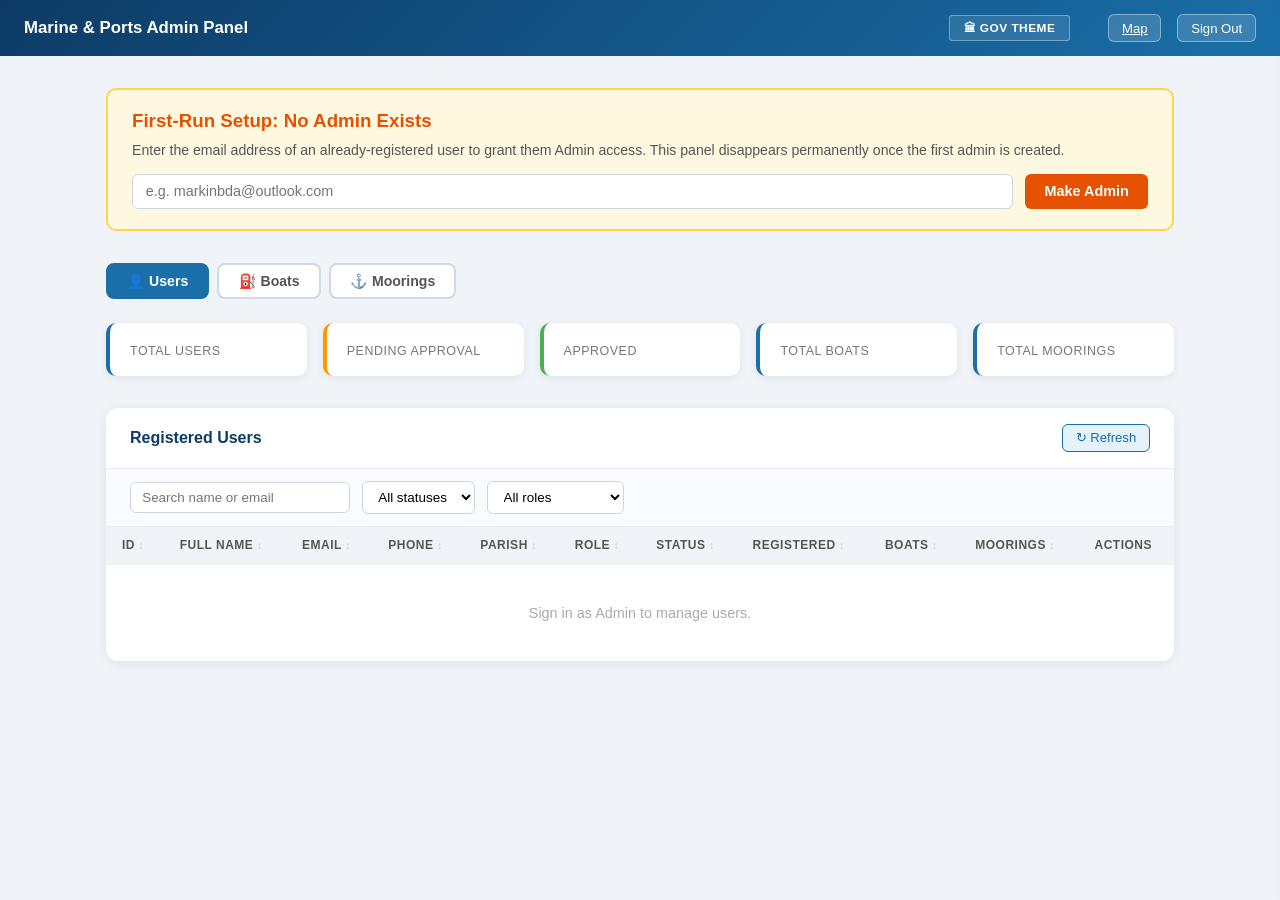
<file: frontend/admin.html>
﻿<!DOCTYPE html>
<html lang="en">
<head>
  <meta charset="UTF-8" />
  <meta name="viewport" content="width=device-width, initial-scale=1.0" />
  <title>Admin Panel  Marine &amp; Ports</title>
  <style>
    *, *::before, *::after { box-sizing: border-box; margin: 0; padding: 0; }

    body {
      font-family: 'Segoe UI', Arial, sans-serif;
      background: #f0f4f8;
      min-height: 100vh;
    }

    /*  Header  */
    header {
      background: linear-gradient(135deg, #0d3b66, #1a6fa8);
      color: #fff;
      padding: 0 1.5rem;
      height: 56px;
      display: flex;
      align-items: center;
      justify-content: space-between;
    }
    .brand { font-size: 1.05rem; font-weight: 700; display: flex; align-items: center; gap: 0.5rem; }
    .header-right { display: flex; align-items: center; gap: 1rem; font-size: 0.85rem; }
    .btn-sm {
      padding: 0.35rem 0.8rem;
      border-radius: 6px;
      font-size: 0.82rem;
      cursor: pointer;
      border: 1px solid rgba(255,255,255,0.4);
      background: rgba(255,255,255,0.15);
      color: #fff;
      transition: background 0.2s;
    }
    .btn-sm:hover { background: rgba(255,255,255,0.27); }

    /*  Layout  */
    .page { max-width: 1100px; margin: 2rem auto; padding: 0 1rem; }

    /*  Stats bar  */
    .stats {
      display: grid;
      grid-template-columns: repeat(auto-fit, minmax(160px, 1fr));
      gap: 1rem;
      margin-bottom: 2rem;
    }
    .stat-card {
      background: #fff;
      border-radius: 10px;
      padding: 1.1rem 1.25rem;
      box-shadow: 0 2px 8px rgba(0,0,0,0.07);
      border-left: 4px solid #1a6fa8;
    }
    .stat-card.pending { border-color: #FF9800; }
    .stat-card.approved { border-color: #4CAF50; }
    .stat-card.total { border-color: #1a6fa8; }
    .stat-card .val { font-size: 2rem; font-weight: 800; color: #0d3b66; }
    .stat-card .lbl { font-size: 0.78rem; color: #777; margin-top: 0.2rem; text-transform: uppercase; letter-spacing: 0.5px; }

    /*  Section card  */
    .section {
      background: #fff;
      border-radius: 12px;
      box-shadow: 0 2px 12px rgba(0,0,0,0.08);
      overflow: hidden;
      margin-bottom: 2rem;
    }
    .section-head {
      padding: 1rem 1.5rem;
      border-bottom: 1px solid #e8edf2;
      display: flex;
      align-items: center;
      justify-content: space-between;
    }
    .section-head h2 { font-size: 1rem; color: #0d3b66; }

    /*  Filter bar  */
    .filter-bar {
      padding: 0.75rem 1.5rem;
      background: #f8fbff;
      border-bottom: 1px solid #e8edf2;
      display: flex;
      gap: 0.75rem;
      flex-wrap: wrap;
      align-items: center;
    }
    .filter-bar input,
    .filter-bar select {
      padding: 0.45rem 0.7rem;
      border: 1.5px solid #ccd6e0;
      border-radius: 6px;
      font-size: 0.84rem;
      outline: none;
      background: #fff;
    }
    .filter-bar input:focus,
    .filter-bar select:focus { border-color: #1a6fa8; }

    /*  Table  */
    .tbl-wrap { overflow-x: auto; }
    table { width: 100%; border-collapse: collapse; font-size: 0.85rem; }
    thead tr { background: #f0f4f8; }
    th { padding: 0.7rem 1rem; text-align: left; font-size: 0.75rem;
         text-transform: uppercase; letter-spacing: 0.5px; color: #555; white-space: nowrap; }
    td { padding: 0.75rem 1rem; border-top: 1px solid #edf1f5; vertical-align: middle; }
    tr:hover td { background: #f8fbff; }

    /*  Badges  */
    .badge {
      display: inline-block;
      padding: 0.2rem 0.6rem;
      border-radius: 20px;
      font-size: 0.73rem;
      font-weight: 700;
    }
    .badge.approved  { background: #e8f5e9; color: #2e7d32; }
    .badge.pending   { background: #fff8e1; color: #e65100; }
    .badge.role-admin { background: #ede7f6; color: #4527a0; }
    .badge.role-port  { background: #e3f2fd; color: #0d47a1; }
    .badge.role-boat  { background: #e8f5e9; color: #1b5e20; }
    .badge.role-moor  { background: #fce4ec; color: #880e4f; }

    /*  Action buttons  */
    .actions { display: flex; gap: 0.4rem; flex-wrap: wrap; }
    .btn-action {
      padding: 0.3rem 0.7rem;
      border-radius: 5px;
      font-size: 0.76rem;
      font-weight: 600;
      cursor: pointer;
      border: none;
      transition: opacity 0.15s;
    }
    .btn-action:hover { opacity: 0.8; }
    .btn-approve  { background: #4CAF50; color: #fff; }
    .btn-revoke   { background: #FF9800; color: #fff; }
    .btn-delete   { background: #f44336; color: #fff; }
    .btn-admin    { background: #7c4dff; color: #fff; }

    /*  Toast  */
    #toast {
      position: fixed; bottom: 1.5rem; right: 1.5rem;
      background: #323232; color: #fff;
      padding: 0.75rem 1.25rem;
      border-radius: 8px; font-size: 0.88rem;
      box-shadow: 0 4px 16px rgba(0,0,0,0.25);
      opacity: 0; transition: opacity 0.3s;
      pointer-events: none; z-index: 9999;
    }
    #toast.show { opacity: 1; }
    #toast.ok   { background: #2e7d32; }
    #toast.err  { background: #c62828; }

    /*  Bootstrap panel (shown when no admin yet)  */
    #bootstrapBox {
      background: #fff8e1;
      border: 2px solid #ffd54f;
      border-radius: 10px;
      padding: 1.25rem 1.5rem;
      margin-bottom: 2rem;
    }
    #bootstrapBox h3 { color: #e65100; margin-bottom: 0.6rem; }
    #bootstrapBox p  { font-size: 0.88rem; color: #555; margin-bottom: 1rem; }
    .bootstrap-row { display: flex; gap: 0.75rem; flex-wrap: wrap; }
    .bootstrap-row input {
      flex: 1; padding: 0.55rem 0.8rem;
      border: 1.5px solid #ccd6e0; border-radius: 6px; font-size: 0.9rem;
      min-width: 200px;
    }
    .btn-bootstrap {
      padding: 0.55rem 1.2rem;
      background: #e65100; color: #fff;
      border: none; border-radius: 6px;
      font-size: 0.9rem; font-weight: 700; cursor: pointer;
    }
    .btn-bootstrap:hover { background: #bf360c; }

    /*  Sortable column headers  */
    th.sortable { cursor: pointer; user-select: none; }
    th.sortable:hover { color: #1a6fa8; }
    th.sortable::after { content: ' \2195'; color: #ccc; font-size: 0.65rem; }
    th.sortable.asc::after  { content: ' \25B2'; color: #1a6fa8; font-size: 0.65rem; }
    th.sortable.desc::after { content: ' \25BC'; color: #1a6fa8; font-size: 0.65rem; }

    /*  Empty state  */
    .empty { padding: 2.5rem; text-align: center; color: #aaa; font-size: 0.9rem; }

    /*  Spinner  */
    .loading { padding: 2rem; text-align: center; color: #777; }

    @media (max-width: 600px) {
      .stats { grid-template-columns: 1fr 1fr; }
    }

    /*  Tab navigation  */
    .tab-nav { display:flex; gap:0.5rem; margin-bottom:1.5rem; flex-wrap:wrap; }
    .tab-btn {
      padding:0.5rem 1.2rem; border-radius:8px; font-size:0.88rem; font-weight:600;
      cursor:pointer; border:2px solid #d0d9e5; background:#fff; color:#555;
      transition:all 0.2s;
    }
    .tab-btn:hover { border-color:#1a6fa8; color:#1a6fa8; }
    .tab-btn.active { background:#1a6fa8; border-color:#1a6fa8; color:#fff; }

    /*  Edit button + modal  */
    .btn-edit { background:#1565C0; color:#fff; }
    .modal-overlay {
      position:fixed; inset:0; background:rgba(0,0,0,0.45);
      display:flex; align-items:center; justify-content:center; z-index:1000;
    }
    .modal-box {
      background:#fff; border-radius:12px;
      box-shadow:0 8px 32px rgba(0,0,0,0.25);
      width:100%; max-width:560px; max-height:90vh;
      display:flex; flex-direction:column; overflow:hidden;
    }
    .modal-head {
      padding:1rem 1.5rem; border-bottom:1px solid #e8edf2;
      display:flex; align-items:center; justify-content:space-between;
      background:#f0f4f8;
    }
    .modal-head h3 { font-size:1rem; color:#0d3b66; margin:0; }
    .modal-close { background:none; border:none; font-size:1.2rem; cursor:pointer; color:#777; line-height:1; }
    .modal-close:hover { color:#333; }
    .modal-body {
      padding:1.25rem 1.5rem; overflow-y:auto; flex:1;
      display:grid; grid-template-columns:1fr 1fr; gap:0.85rem;
    }
    .modal-body .full { grid-column:1 / -1; }
    .modal-body label { display:block; font-size:0.8rem; color:#555; margin-bottom:0.25rem; }
    .modal-body input, .modal-body select {
      width:100%; padding:0.5rem 0.7rem;
      border:1.5px solid #ccd6e0; border-radius:6px;
      font-size:0.88rem; outline:none; box-sizing:border-box;
    }
    .modal-body input:focus, .modal-body select:focus { border-color:#1a6fa8; }
    .modal-foot {
      padding:1rem 1.5rem; border-top:1px solid #e8edf2;
      display:flex; justify-content:flex-end; gap:0.75rem; background:#f8fbff;

        /*  Assignment panel inside edit modal  */
        .assign-section {
          grid-column: 1 / -1;
          background: #f8fbff;
          border: 1px solid #dde6f0;
          border-radius: 8px;
          padding: 0.85rem 1rem;
          margin-top: 0.25rem;
        }
        .assign-section h4 {
          font-size: 0.8rem; font-weight: 700; text-transform: uppercase;
          letter-spacing: 0.5px; color: #1a6fa8; margin-bottom: 0.6rem;
        }
        .assign-search-row { display: flex; gap: 0.5rem; margin-bottom: 0.5rem; }
        .assign-search-row input { flex: 1; padding: 0.4rem 0.6rem; border: 1.5px solid #ccd6e0; border-radius: 6px; font-size: 0.82rem; outline: none; }
        .assign-search-row input:focus { border-color: #1a6fa8; }
        .assign-results { max-height: 160px; overflow-y: auto; border: 1px solid #e0e8f0; border-radius: 6px; background: #fff; }
        .mooring-typeahead { position: relative; }
        .mooring-typeahead input[type=text] { width: 100%; box-sizing: border-box; padding: 0.45rem 0.65rem; border: 1.5px solid #ccd6e0; border-radius: 6px; font-size: 0.85rem; outline: none; }
        .mooring-typeahead input[type=text]:focus { border-color: #1a6fa8; }
        .mooring-typeahead-results { position: absolute; top: 100%; left: 0; right: 0; z-index: 999; background: #fff; border: 1px solid #ccd6e0; border-radius: 0 0 6px 6px; max-height: 180px; overflow-y: auto; box-shadow: 0 4px 12px rgba(0,0,0,0.1); }
        .mooring-typeahead-results div { padding: 0.4rem 0.65rem; font-size: 0.84rem; cursor: pointer; }
        .mooring-typeahead-results div:hover, .mooring-typeahead-results div.active { background: #e8f4fd; }
        .mooring-typeahead-results .no-mooring-opt { color: #e05; font-style: italic; }
        .assign-result-item {
          display: flex; align-items: center; justify-content: space-between;
          padding: 0.45rem 0.65rem; border-bottom: 1px solid #f0f4f8;
          font-size: 0.8rem; gap: 0.5rem;
        }
        .assign-result-item:last-child { border-bottom: none; }
        .assign-result-item:hover { background: #f0f8ff; }
        .assign-result-info { flex: 1; min-width: 0; }
        .assign-result-info strong { display: block; white-space: nowrap; overflow: hidden; text-overflow: ellipsis; }
        .assign-result-info small { color: #888; }
        .assign-conflict { font-size: 0.78rem; color: #c62828; }
        .assign-conflict a { color: #1a6fa8; text-decoration: underline; cursor: pointer; }
        .assign-conflict-banner {
          background: #fff8e1; border: 1px solid #ffcc02; border-radius: 6px;
          padding: 0.5rem 0.75rem; font-size: 0.8rem; color: #5d4037;
          margin-bottom: 0.5rem; display: none;
        }
        .assign-conflict-banner a { color: #1a6fa8; text-decoration: underline; cursor: pointer; font-weight: 600; }
        .assigned-chips { display: flex; flex-wrap: wrap; gap: 0.35rem; margin-bottom: 0.5rem; min-height: 1.6rem; }
        .assigned-chip {
          display: inline-flex; align-items: center; gap: 0.3rem;
          background: #e3f2fd; color: #0d47a1; border-radius: 12px;
          padding: 0.18rem 0.55rem; font-size: 0.76rem; font-weight: 600;
        }
        .assigned-chip.mooring { background: #fce4ec; color: #880e4f; }
        .assigned-chip button {
          background: none; border: none; color: inherit; cursor: pointer;
          font-size: 0.8rem; line-height: 1; padding: 0; opacity: 0.6;
        }
        .assigned-chip button:hover { opacity: 1; }
    }
    /*  User detail drawer  */
    #detailDrawer {
      position: fixed; top: 0; right: -480px; width: 460px; max-width: 96vw;
      height: 100vh; background: #fff; z-index: 1100;
      box-shadow: -4px 0 24px rgba(0,0,0,0.18);
      display: flex; flex-direction: column;
      transition: right 0.28s cubic-bezier(0.4,0,0.2,1);
    }
    #detailDrawer.open { right: 0; }
    #drawerOverlay {
      position: fixed; inset: 0; background: rgba(0,0,0,0.35);
      z-index: 1099; display: none;
    }
    #drawerOverlay.show { display: block; }
    .drawer-head {
      padding: 1rem 1.25rem;
      background: linear-gradient(135deg, #0d3b66, #1a6fa8);
      color: #fff;
      display: flex; align-items: center; justify-content: space-between;
      flex-shrink: 0;
    }
    .drawer-head h3 { font-size: 1rem; margin: 0; }
    .drawer-close {
      background: none; border: none; color: #fff; font-size: 1.3rem;
      cursor: pointer; line-height: 1; opacity: 0.8;
    }
    .drawer-close:hover { opacity: 1; }
    .drawer-body { flex: 1; overflow-y: auto; padding: 1.25rem; }
    .detail-grid {
      display: grid; grid-template-columns: 1fr 1fr; gap: 0.6rem 1rem;
      margin-bottom: 1.5rem;
    }
    .detail-cell { font-size: 0.82rem; }
    .detail-cell .lbl { color: #888; font-size: 0.72rem; text-transform: uppercase; letter-spacing: 0.4px; margin-bottom: 0.1rem; }
    .detail-cell .val { color: #1a1a2e; font-weight: 600; word-break: break-all; }
    .detail-cell.full { grid-column: 1 / -1; }
    .drawer-section-title {
      font-size: 0.8rem; font-weight: 700; text-transform: uppercase;
      letter-spacing: 0.6px; color: #1a6fa8; margin: 1.2rem 0 0.5rem;
      border-bottom: 2px solid #e3f2fd; padding-bottom: 0.3rem;
    }
    .drawer-mini-table { width: 100%; border-collapse: collapse; font-size: 0.8rem; }
    .drawer-mini-table th { background: #f0f4f8; padding: 0.45rem 0.6rem; text-align: left; font-size: 0.72rem; text-transform: uppercase; letter-spacing: 0.4px; color: #666; }
    .drawer-mini-table td { padding: 0.5rem 0.6rem; border-top: 1px solid #edf1f5; vertical-align: middle; color: #222; }
    .drawer-empty { color: #bbb; font-size: 0.82rem; font-style: italic; padding: 0.5rem 0; }
    .drawer-foot {
      padding: 0.9rem 1.25rem; border-top: 1px solid #e8edf2;
      display: flex; gap: 0.6rem; flex-wrap: wrap; background: #f8fbff; flex-shrink: 0;
    }

  </style>
  <link rel="stylesheet" href="theme-new.css" />
  <script src="theme-switch.js"></script>
</head>
<body>

  <!--  Header  -->
  <header>
    <div class="brand"> Marine &amp; Ports  Admin Panel</div>
    <div class="header-right">
      <span id="adminName"></span>
      <a href="map.html" class="btn-sm">Map</a>
      <button class="btn-sm" id="logoutBtn">Sign Out</button>
    </div>
  </header>

  <div class="page">

    <!--  Bootstrap notice (only visible when no admin exists)  -->
    <div id="bootstrapBox" style="display:none;">
      <h3> First-Run Setup: No Admin Exists</h3>
      <p>
        Enter the email address of an already-registered user to grant them Admin access.
        This panel disappears permanently once the first admin is created.
      </p>
      <div class="bootstrap-row">
        <input type="email" id="bootstrapEmail" placeholder="e.g. markinbda@outlook.com" />
        <button class="btn-bootstrap" id="bootstrapBtn">Make Admin</button>
      </div>
    </div>
    <!--  Tab navigation  -->
    <div class="tab-nav">
      <button class="tab-btn active" id="tabUsers"    onclick="showTab('users')">&#128100; Users</button>
      <button class="tab-btn"        id="tabBoats"    onclick="showTab('boats')">&#9981; Boats</button>
      <button class="tab-btn"        id="tabMoorings" onclick="showTab('moorings')">&#9875; Moorings</button>
    </div>
    <!--  Stats  -->
    <div class="stats">
      <div class="stat-card total">
        <div class="val" id="statTotal"></div>
        <div class="lbl">Total Users</div>
      </div>
      <div class="stat-card pending">
        <div class="val" id="statPending"></div>
        <div class="lbl">Pending Approval</div>
      </div>
      <div class="stat-card approved">
        <div class="val" id="statApproved"></div>
        <div class="lbl">Approved</div>
      </div>
      <div class="stat-card">
        <div class="val" id="statBoats"></div>
        <div class="lbl">Total Boats</div>
      </div>
      <div class="stat-card">
        <div class="val" id="statMoorings"></div>
        <div class="lbl">Total Moorings</div>
      </div>
    </div>

    <!--  Users table  -->
    <div class="section" id="usersSection">
      <div class="section-head">
        <h2>Registered Users</h2>
        <button class="btn-sm" id="refreshBtn" style="border-color:#1a6fa8;color:#1a6fa8;background:#e3f2fd;">&#8635; Refresh</button>
      </div>

      <div class="filter-bar">
        <input type="text" id="searchInput" placeholder="Search name or email" style="width:220px;" />
        <select id="filterStatus">
          <option value="">All statuses</option>
          <option value="pending">Pending</option>
          <option value="approved">Approved</option>
        </select>
        <select id="filterRole">
          <option value="">All roles</option>
          <option value="Admin">Admin</option>
          <option value="PortAuthority">Port Authority</option>
          <option value="BoatOwner">Boat Owner</option>
          <option value="MooringOwner">Mooring Owner</option>
        </select>
      </div>

      <div class="tbl-wrap">
        <table>
          <thead>
            <tr>
              <th class="sortable" data-col="id" onclick="sortTable('users','id')">ID</th>
              <th class="sortable" data-col="fullName" onclick="sortTable('users','fullName')">Full Name</th>
              <th class="sortable" data-col="email" onclick="sortTable('users','email')">Email</th>
              <th class="sortable" data-col="phoneNumber" onclick="sortTable('users','phoneNumber')">Phone</th>
              <th class="sortable" data-col="parish" onclick="sortTable('users','parish')">Parish</th>
              <th class="sortable" data-col="role" onclick="sortTable('users','role')">Role</th>
              <th class="sortable" data-col="isApproved" onclick="sortTable('users','isApproved')">Status</th>
              <th class="sortable" data-col="registeredAt" onclick="sortTable('users','registeredAt')">Registered</th>
              <th class="sortable" data-col="boatCount" onclick="sortTable('users','boatCount')">Boats</th>
              <th class="sortable" data-col="mooringCount" onclick="sortTable('users','mooringCount')">Moorings</th>
              <th>Actions</th>
            </tr>
          </thead>
          <tbody id="usersTbody">
            <tr><td colspan="11" class="loading">Loading users</td></tr>
          </tbody>
        </table>
      </div>
    </div>

    <!--  Moorings table  -->
    <div class="section" id="mooringsSection" style="display:none;">
      <div class="section-head">
        <h2>Moorings</h2>
        <button class="btn-sm" id="addMooringBtn" style="background:#4CAF50;border-color:#388E3C;">+ Add Mooring</button>
      </div>
      <div class="filter-bar">
        <input type="text" id="mooringSearch" placeholder="Search mooring # or owner" style="width:240px;" />
        <select id="mooringBoatSizeFilter">
          <option value="">All sizes</option>
          <option value="Small">Small</option>
          <option value="Medium">Medium</option>
          <option value="Large">Large</option>
          <option value="ArcGIS">ArcGIS</option>
        </select>
      </div>

      <!-- Add mooring form (hidden by default) -->
      <div id="addMooringForm" style="display:none; padding:1rem 1.5rem; background:#f8fbff; border-bottom:1px solid #e8edf2;">
        <div style="display:flex; gap:0.75rem; flex-wrap:wrap; align-items:flex-end;">
          <div>
            <label style="font-size:0.8rem;color:#555;display:block;margin-bottom:0.25rem;">Mooring #</label>
            <input type="text" id="mMooringNum" placeholder="e.g. BDA-001" style="padding:0.45rem 0.7rem;border:1.5px solid #ccd6e0;border-radius:6px;font-size:0.84rem;" />
          </div>
          <div>
            <label style="font-size:0.8rem;color:#555;display:block;margin-bottom:0.25rem;">Owner Name</label>
            <input type="text" id="mOwnerName" placeholder="Owner name" style="padding:0.45rem 0.7rem;border:1.5px solid #ccd6e0;border-radius:6px;font-size:0.84rem;" />
          </div>
          <div>
            <label style="font-size:0.8rem;color:#555;display:block;margin-bottom:0.25rem;">Latitude</label>
            <input type="number" id="mLat" step="any" placeholder="32.3xxx" style="padding:0.45rem 0.7rem;border:1.5px solid #ccd6e0;border-radius:6px;font-size:0.84rem;width:120px;" />
          </div>
          <div>
            <label style="font-size:0.8rem;color:#555;display:block;margin-bottom:0.25rem;">Longitude</label>
            <input type="number" id="mLon" step="any" placeholder="-64.7xxx" style="padding:0.45rem 0.7rem;border:1.5px solid #ccd6e0;border-radius:6px;font-size:0.84rem;width:120px;" />
          </div>
          <div>
            <label style="font-size:0.8rem;color:#555;display:block;margin-bottom:0.25rem;">Boat Size</label>
            <select id="mBoatSize" style="padding:0.45rem 0.7rem;border:1.5px solid #ccd6e0;border-radius:6px;font-size:0.84rem;">
              <option value="">Unknown</option>
              <option value="Small">Small</option>
              <option value="Medium">Medium</option>
              <option value="Large">Large</option>
            </select>
          </div>
          <button class="btn-action btn-approve" onclick="submitAddMooring()">Save</button>
          <button class="btn-action" style="background:#aaa;color:#fff;" onclick="document.getElementById('addMooringForm').style.display='none'">Cancel</button>
        </div>
      </div>

      <div class="tbl-wrap">
        <table>
          <thead>
            <tr>
              <th class="sortable" data-col="id" onclick="sortTable('moorings','id')">ID</th>
              <th class="sortable" data-col="mooringNumber" onclick="sortTable('moorings','mooringNumber')">Mooring #</th>
              <th class="sortable" data-col="ownerName" onclick="sortTable('moorings','ownerName')">Owner</th>
              <th class="sortable" data-col="latitude" onclick="sortTable('moorings','latitude')">Latitude</th>
              <th class="sortable" data-col="longitude" onclick="sortTable('moorings','longitude')">Longitude</th>
              <th class="sortable" data-col="boatSize" onclick="sortTable('moorings','boatSize')">Boat Size</th>
              <th class="sortable" data-col="registeredAt" onclick="sortTable('moorings','registeredAt')">Registered</th>
              <th class="sortable" data-col="expiresAt" onclick="sortTable('moorings','expiresAt')">Expiry</th>
              <th class="sortable" data-col="isApproved" onclick="sortTable('moorings','isApproved')">Status</th>
              <th>Actions</th>
            </tr>
          </thead>
          <tbody id="mooringsTbody">
            <tr><td colspan="10" class="loading">Loading moorings</td></tr>
          </tbody>
        </table>
      </div>
    </div>

    <!--  Boats table  -->
    <div class="section" id="boatsSection" style="display:none;">
      <div class="section-head">
        <h2>Boats</h2>
      </div>
      <div class="filter-bar">
        <input type="text" id="boatSearch" placeholder="Search reg #, name or owner" style="width:260px;" />
      </div>
      <div class="tbl-wrap">
        <table>
          <thead>
            <tr>
              <th class="sortable" data-col="id" onclick="sortTable('boats','id')">ID</th>
              <th class="sortable" data-col="registrationNumber" onclick="sortTable('boats','registrationNumber')">Reg #</th>
              <th class="sortable" data-col="boatName" onclick="sortTable('boats','boatName')">Boat Name</th>
              <th class="sortable" data-col="boatType" onclick="sortTable('boats','boatType')">Type</th>
              <th class="sortable" data-col="ownerName" onclick="sortTable('boats','ownerName')">Owner</th>
              <th class="sortable" data-col="lengthFeet" onclick="sortTable('boats','lengthFeet')">Length</th>
              <th class="sortable" data-col="latitude" onclick="sortTable('boats','latitude')">Lat</th>
              <th class="sortable" data-col="longitude" onclick="sortTable('boats','longitude')">Lon</th>
              <th class="sortable" data-col="expiresAt" onclick="sortTable('boats','expiresAt')">Expiry</th>
              <th class="sortable" data-col="isApproved" onclick="sortTable('boats','isApproved')">Status</th>
              <th>Actions</th>
            </tr>
          </thead>
          <tbody id="boatsTbody">
            <tr><td colspan="11" class="loading">Loading boats</td></tr>
          </tbody>
        </table>
      </div>
    </div>

  </div><!-- /.page -->

  <!--  User detail drawer  -->
  <div id="drawerOverlay" onclick="closeDrawer()"></div>
  <div id="detailDrawer">
    <div class="drawer-head">
      <h3 id="drawerName">User Details</h3>
      <button class="drawer-close" onclick="closeDrawer()">&#x2715;</button>
    </div>
    <div class="drawer-body" id="drawerBody">
      <!-- populated by JS -->
    </div>
    <div class="drawer-foot" id="drawerFoot">
      <!-- action buttons injected by JS -->
    </div>
  </div>

  <!--  Edit modal  -->
  <div id="editModal" class="modal-overlay" style="display:none;">
    <div class="modal-box">
      <div class="modal-head">
        <h3 id="modalTitle">Edit</h3>
        <button class="modal-close" onclick="closeModal()">&#x2715;</button>
      </div>
      <div class="modal-body" id="modalBody"></div>
      <div class="modal-foot">
        <button class="btn-action" style="background:#aaa;color:#fff;padding:0.45rem 1.2rem;" onclick="closeModal()">Cancel</button>
        <button class="btn-action btn-approve" style="padding:0.45rem 1.2rem;" onclick="saveEdit()">Save Changes</button>
      </div>
    </div>
  </div>

  <div id="toast"></div>

  <script src="config.js"></script>
  <script>
    /**
     * Marine & Ports  Admin Panel JS
     * 
     * Loads users from GET /api/admin/users (requires Admin JWT).
     * Provides approve / revoke / promote / delete actions per row.
     * Shows a bootstrap panel when no admin account exists yet.
     */

    const API_BASE = window.API_BASE || 'http://localhost:5000';

    //  Auth 
    const token    = sessionStorage.getItem('mp_token');
    const role     = sessionStorage.getItem('mp_role');
    const fullName = sessionStorage.getItem('mp_fullName') || '';

    document.getElementById('adminName').textContent = fullName;

    document.getElementById('logoutBtn').addEventListener('click', () => {
      sessionStorage.clear();
      window.location.href = 'login.html';
    });

    document.getElementById('refreshBtn').addEventListener('click', loadUsers);

    //  Auth headers helper 
    function authHeaders() {
      return {
        'Content-Type': 'application/json',
        ...(token ? { 'Authorization': `Bearer ${token}` } : {})
      };
    }

    async function readApiBody(res) {
      const contentType = (res.headers.get('content-type') || '').toLowerCase();
      if (contentType.includes('application/json')) {
        try {
          return await res.json();
        } catch {
          return {};
        }
      }
      try {
        const text = await res.text();
        return { message: text?.trim() || '' };
      } catch {
        return {};
      }
    }

    //  Bootstrap (first-run no-admin setup) 
    document.getElementById('bootstrapBtn').addEventListener('click', async () => {
      const email = document.getElementById('bootstrapEmail').value.trim();
      if (!email) { toast('err', 'Enter an email address.'); return; }

      try {
        const res  = await fetch(`${API_BASE}/api/admin/bootstrap`, {
          method:  'POST',
          headers: { 'Content-Type': 'application/json' },
          body:    JSON.stringify({ email })
        });
        const data = await res.json();

        if (res.ok) {
          toast('ok', data.message);
          document.getElementById('bootstrapBox').style.display = 'none';
          // Prompt user to log in again to get a new token with Admin role
          setTimeout(() => {
            alert('Admin created! Please log in again to receive your updated Admin token.');
            window.location.href = 'login.html';
          }, 1500);
        } else {
          toast('err', data.message || 'Bootstrap failed.');
        }
      } catch (e) {
        toast('err', 'Server unreachable.');
      }
    });

    //  Data stores 
    let allUsers    = [];
    let allMoorings = [];
    let allBoats    = [];

    //  Sort state & helpers 
    const sortState = {
      users:    { col: null, dir: 'asc' },
      moorings: { col: null, dir: 'asc' },
      boats:    { col: null, dir: 'asc' }
    };

    function sortTable(table, col) {
      const st = sortState[table];
      if (st.col === col) {
        st.dir = st.dir === 'asc' ? 'desc' : 'asc';
      } else {
        st.col = col;
        st.dir = 'asc';
      }
      updateSortHeaders(table);
      if (table === 'users')    renderTable(allUsers);
      if (table === 'moorings') renderMoorings();
      if (table === 'boats')    renderBoats();
    }

    function updateSortHeaders(table) {
      const tbodyId = { users: 'usersTbody', moorings: 'mooringsTbody', boats: 'boatsTbody' }[table];
      const thead = document.getElementById(tbodyId).closest('table').querySelector('thead');
      thead.querySelectorAll('th.sortable').forEach(th => {
        th.classList.remove('asc', 'desc');
        if (th.dataset.col === sortState[table].col) {
          th.classList.add(sortState[table].dir);
        }
      });
    }

    function applySort(arr, table) {
      const { col, dir } = sortState[table];
      if (!col) return arr;
      return [...arr].sort((a, b) => {
        let av = a[col], bv = b[col];
        if (av == null) av = '';
        if (bv == null) bv = '';
        if (typeof av === 'string') av = av.toLowerCase();
        if (typeof bv === 'string') bv = bv.toLowerCase();
        if (av < bv) return dir === 'asc' ? -1 : 1;
        if (av > bv) return dir === 'asc' ?  1 : -1;
        return 0;
      });
    }

    //  Load users 
    async function loadUsers() {
      const tbody = document.getElementById('usersTbody');
      tbody.innerHTML = '<tr><td colspan="11" class="loading">Loading</td></tr>';

      // If not logged in as Admin, show bootstrap box and bail
      if (!token || role !== 'Admin') {
        document.getElementById('bootstrapBox').style.display = 'block';
        tbody.innerHTML = '<tr><td colspan="11" class="empty">Sign in as Admin to manage users.</td></tr>';
        return;
      }

      try {
        const res = await fetch(`${API_BASE}/api/admin/users`, {
          headers: authHeaders()
        });

        if (res.status === 401 || res.status === 403) {
          document.getElementById('bootstrapBox').style.display = 'block';
          tbody.innerHTML = '<tr><td colspan="11" class="empty">Access denied. Ensure your account has Admin role.</td></tr>';
          return;
        }

        allUsers = await res.json();
        updateStats(allUsers);
        renderTable(allUsers);

        // Fetch total mooring/boat counts (includes ArcGIS-imported records with no user)
        try {
          const statsRes = await fetch(`${API_BASE}/api/admin/stats`, { headers: authHeaders() });
          if (statsRes.ok) {
            const stats = await statsRes.json();
            document.getElementById('statMoorings').textContent = stats.totalMoorings;
            document.getElementById('statBoats').textContent    = stats.totalBoats;
          }
        } catch (_) {}

      } catch (e) {
        tbody.innerHTML = '<tr><td colspan="11" class="empty">Could not reach the API. Is the server running?</td></tr>';
        document.getElementById('bootstrapBox').style.display = 'block';
      }
    }

    //  Stats 
    function updateStats(users) {
      document.getElementById('statTotal').textContent    = users.length;
      document.getElementById('statPending').textContent  = users.filter(u => !u.isApproved).length;
      document.getElementById('statApproved').textContent = users.filter(u => u.isApproved).length;
      document.getElementById('statBoats').textContent    = users.reduce((s, u) => s + (u.boatCount || 0), 0);
      document.getElementById('statMoorings').textContent = users.reduce((s, u) => s + (u.mooringCount || 0), 0);
    }

    //  Render 
    function renderTable(users) {
      const tbody  = document.getElementById('usersTbody');
      const search = document.getElementById('searchInput').value.toLowerCase();
      const fStatus= document.getElementById('filterStatus').value;
      const fRole  = document.getElementById('filterRole').value;

      let filtered = users.filter(u => {
        const matchSearch = !search ||
          u.fullName.toLowerCase().includes(search) ||
          u.email.toLowerCase().includes(search);
        const matchStatus = !fStatus ||
          (fStatus === 'pending'  && !u.isApproved) ||
          (fStatus === 'approved' &&  u.isApproved);
        const matchRole = !fRole || u.role === fRole;
        return matchSearch && matchStatus && matchRole;
      });

      filtered = applySort(filtered, 'users');

      if (!filtered.length) {
        tbody.innerHTML = '<tr><td colspan="11" class="empty">No users match the current filter.</td></tr>';
        return;
      }

      filtered.forEach(u => { editCache['user_' + u.id] = u; });
      tbody.innerHTML = filtered.map(u => `
        <tr data-id="${u.id}">
          <td>${u.id}</td>
          <td><strong>${esc(u.fullName)}</strong><br><small style="color:#888">${esc(u.organisationName || '')}</small></td>
          <td style="word-break:break-all;max-width:150px;">${esc(u.email)}</td>
          <td>${esc(u.phoneNumber)}</td>
          <td>${esc(u.parish)}</td>
          <td>${roleBadge(u.role)}</td>
          <td>${u.isApproved
            ? '<span class="badge approved">Approved</span>'
            : '<span class="badge pending">Pending</span>'}</td>
          <td style="white-space:nowrap">${fmtDate(u.registeredAt)}</td>
          <td style="text-align:center">${u.boatCount}</td>
          <td style="text-align:center">${u.mooringCount}</td>
          <td>
            <div class="actions">
              <button class="btn-action" style="background:#0d3b66;color:#fff;" onclick="openUserDetail(${u.id})">View</button>
              <button class="btn-action btn-edit" onclick="openEdit('user',${u.id})">Edit</button>
              ${!u.isApproved
                ? `<button class="btn-action btn-approve" onclick="approveUser(${u.id})">Approve</button>`
                : `<button class="btn-action btn-revoke"  onclick="revokeUser(${u.id})">Revoke</button>`}
              ${u.role !== 'Admin'
                ? `<button class="btn-action btn-admin" onclick="makeAdmin(${u.id})">Make Admin</button>`
                : ''}
              <button class="btn-action btn-delete" onclick="deleteUser(${u.id}, '${esc(u.fullName)}')">Delete</button>
            </div>
          </td>
        </tr>
      `).join('');
    }

    //  Live filter 
    ['searchInput', 'filterStatus', 'filterRole'].forEach(id =>
      document.getElementById(id).addEventListener('input', () => renderTable(allUsers))
    );
    ['mooringSearch', 'mooringBoatSizeFilter'].forEach(id =>
      document.getElementById(id).addEventListener('input', () => renderMoorings())
    );
    document.getElementById('boatSearch').addEventListener('input', () => renderBoats());

    //  Actions 
    async function approveUser(id) {
      const res = await apiCall(`PUT`, `/api/admin/users/${id}/approve`);
      if (res) { toast('ok', res.message); loadUsers(); }
    }

    async function revokeUser(id) {
      const res = await apiCall(`PUT`, `/api/admin/users/${id}/reject`);
      if (res) { toast('ok', res.message); loadUsers(); }
    }

    async function makeAdmin(id) {
      if (!confirm('Promote this user to Admin? They will have full system access.')) return;
      const res = await apiCall('PUT', `/api/admin/users/${id}/role`, { role: 'Admin' });
      if (res) { toast('ok', res.message); loadUsers(); }
    }

    async function deleteUser(id, name) {
      if (!confirm(`Permanently delete "${name}" and all their boats/moorings?`)) return;
      try {
        const res = await fetch(`${API_BASE}/api/admin/users/${id}`, {
          method: 'DELETE', headers: authHeaders()
        });
        if (res.status === 204) { toast('ok', `${name} deleted.`); loadUsers(); }
        else toast('err', 'Delete failed.');
      } catch { toast('err', 'Server error.'); }
    }

    async function apiCall(method, path, body) {
      try {
        const res  = await fetch(API_BASE + path, {
          method,
          headers: authHeaders(),
          body: body ? JSON.stringify(body) : undefined
        });
        const data = await res.json();
        if (!res.ok) { toast('err', data.message || 'Request failed.'); return null; }
        return data;
      } catch { toast('err', 'Server unreachable.'); return null; }
    }

    //  Helpers 
    function roleBadge(role) {
      const map = {
        Admin:        'role-admin',
        PortAuthority:'role-port',
        BoatOwner:    'role-boat',
        MooringOwner: 'role-moor'
      };
      return `<span class="badge ${map[role] || ''}">${role}</span>`;
    }

    function fmtDate(iso) {
      return iso ? new Date(iso).toLocaleDateString('en-GB', { day:'2-digit', month:'short', year:'numeric' }) : '';
    }

    function esc(s) {
      return String(s || '')
        .replace(/&/g,'&amp;').replace(/</g,'&lt;')
        .replace(/>/g,'&gt;').replace(/"/g,'&quot;');
    }

    //  Toast 
    let toastTimer;
    function toast(type, msg) {
      const el = document.getElementById('toast');
      el.className = `show ${type}`;
      el.textContent = msg;
      clearTimeout(toastTimer);
      toastTimer = setTimeout(() => { el.className = ''; }, 3500);
    }

    //  Edit data cache 
    const editCache = {};

    //  Tab navigation 
    function showTab(tab) {
      ['users','boats','moorings'].forEach(t => {
        document.getElementById(t + 'Section').style.display = t === tab ? 'block' : 'none';
        document.getElementById('tab' + t.charAt(0).toUpperCase() + t.slice(1))
          .classList.toggle('active', t === tab);
      });
      if (tab === 'boats')    loadBoats();
      if (tab === 'moorings') loadMoorings();
    }

    //  Moorings 
    async function loadMoorings() {
      const tbody = document.getElementById('mooringsTbody');
      if (!token || role !== 'Admin') return;
      tbody.innerHTML = '<tr><td colspan="10" class="loading">Loading</td></tr>';
      try {
        const res = await fetch(`${API_BASE}/api/admin/moorings`, { headers: authHeaders() });
        if (!res.ok) throw new Error();
        allMoorings = await res.json();
        renderMoorings();
      } catch {
        tbody.innerHTML = '<tr><td colspan="10" class="empty">Could not load moorings.</td></tr>';
      }
    }

    function renderMoorings() {
      const tbody  = document.getElementById('mooringsTbody');
      const search = document.getElementById('mooringSearch').value.toLowerCase();
      const fSize  = document.getElementById('mooringBoatSizeFilter').value;

      let filtered = allMoorings.filter(m => {
        const matchSearch = !search ||
          m.mooringNumber.toLowerCase().includes(search) ||
          (m.ownerName || '').toLowerCase().includes(search);
        const matchSize = !fSize || (m.boatSize || '') === fSize;
        return matchSearch && matchSize;
      });

      filtered = applySort(filtered, 'moorings');

      if (!filtered.length) {
        tbody.innerHTML = '<tr><td colspan="10" class="empty">No moorings match the filter.</td></tr>';
        return;
      }
      filtered.forEach(m => { editCache['mooring_' + m.id] = m; });
      tbody.innerHTML = filtered.map(m => `
          <tr>
            <td>${m.id}</td>
            <td><strong>${esc(m.mooringNumber)}</strong></td>
            <td>${m.appUserId
              ? `<a style="color:#1a6fa8;text-decoration:underline;cursor:pointer;" onclick="showTab('users');openUserDetail(${m.appUserId})">${esc(m.ownerName)}</a><br><small style="color:#aaa">ID #${m.appUserId}</small>`
              : esc(m.ownerName || '')}</td>
            <td>${m.latitude.toFixed(5)}</td>
            <td>${m.longitude.toFixed(5)}</td>
            <td>${esc(m.boatSize || '')}</td>
            <td style="white-space:nowrap">${fmtDate(m.registeredAt)}</td>
            <td style="white-space:nowrap">${fmtDate(m.expiresAt)}</td>
            <td>${m.isApproved ? '<span class="badge approved">Approved</span>' : '<span class="badge pending">Pending</span>'}</td>
            <td>
              <div class="actions">
                ${!m.isApproved
                  ? `<button class="btn-action btn-approve" onclick="approveMooringRegistration(${m.id})">Approve</button>`
                  : ''}
                <button class="btn-action btn-edit" onclick="openEdit('mooring',${m.id})">Edit</button>
                <button class="btn-action btn-delete" onclick="deleteMooring(${m.id}, '${esc(m.mooringNumber)}')">Delete</button>
              </div>
            </td>
          </tr>
        `).join('');
    }

    document.getElementById('addMooringBtn').addEventListener('click', () => {
      const f = document.getElementById('addMooringForm');
      f.style.display = f.style.display === 'none' ? 'block' : 'none';
    });

    async function submitAddMooring() {
      const num  = document.getElementById('mMooringNum').value.trim();
      const name = document.getElementById('mOwnerName').value.trim();
      const lat  = parseFloat(document.getElementById('mLat').value);
      const lon  = parseFloat(document.getElementById('mLon').value);
      const size = document.getElementById('mBoatSize').value;
      if (!num || !name || isNaN(lat) || isNaN(lon)) {
        toast('err', 'Mooring #, Owner Name, Latitude and Longitude are required.');
        return;
      }
      try {
        const res = await fetch(`${API_BASE}/api/admin/moorings`, {
          method: 'POST',
          headers: authHeaders(),
          body: JSON.stringify({ mooringNumber: num, ownerName: name, latitude: lat, longitude: lon, boatSize: size || null })
        });
        const data = await res.json();
        if (res.ok) {
          toast('ok', data.message);
          document.getElementById('addMooringForm').style.display = 'none';
          ['mMooringNum','mOwnerName','mLat','mLon'].forEach(id => document.getElementById(id).value = '');
          document.getElementById('mBoatSize').value = '';
          loadMoorings();
        } else {
          toast('err', data.message || 'Failed to add mooring.');
        }
      } catch (e) {
        const msg = e && e.message ? e.message : 'Server unreachable.';
        toast('err', `Request error: ${msg}`);
      }
    }

    async function deleteMooring(id, num) {
      if (!confirm(`Delete mooring "${num}"? This cannot be undone.`)) return;
      try {
        const res = await fetch(`${API_BASE}/api/admin/moorings/${id}`, {
          method: 'DELETE', headers: authHeaders()
        });
        if (res.status === 204) { toast('ok', `Mooring ${num} deleted.`); loadMoorings(); }
        else toast('err', 'Delete failed.');
      } catch { toast('err', 'Server error.'); }
    }
    //  Boats 
    async function loadBoats() {
      const tbody = document.getElementById('boatsTbody');
      if (!token || role !== 'Admin') return;
      tbody.innerHTML = '<tr><td colspan="11" class="loading">Loading</td></tr>';
      try {
        const res = await fetch(`${API_BASE}/api/admin/boats`, { headers: authHeaders() });
        if (!res.ok) throw new Error();
        allBoats = await res.json();
        renderBoats();
      } catch {
        tbody.innerHTML = '<tr><td colspan="11" class="empty">Could not load boats.</td></tr>';
      }
    }

    function renderBoats() {
      const tbody  = document.getElementById('boatsTbody');
      const search = document.getElementById('boatSearch').value.toLowerCase();

      let filtered = allBoats.filter(b => {
        return !search ||
          (b.registrationNumber || '').toLowerCase().includes(search) ||
          (b.boatName || '').toLowerCase().includes(search) ||
          (b.ownerName || '').toLowerCase().includes(search);
      });

      filtered = applySort(filtered, 'boats');

      if (!filtered.length) {
        tbody.innerHTML = '<tr><td colspan="11" class="empty">No boats match the filter.</td></tr>';
        return;
      }
      filtered.forEach(b => { editCache['boat_' + b.id] = b; });
      tbody.innerHTML = filtered.map(b => `
          <tr>
            <td>${b.id}</td>
            <td><strong>${esc(b.registrationNumber)}</strong></td>
            <td>${esc(b.boatName)}</td>
            <td>${esc(b.boatType)}</td>
            <td>${b.appUserId
              ? `<a style="color:#1a6fa8;text-decoration:underline;cursor:pointer;" onclick="showTab('users');openUserDetail(${b.appUserId})">${esc(b.ownerName)}</a><br><small style="color:#aaa">ID #${b.appUserId}</small>`
              : esc(b.ownerName || '')}</td>
            <td style="text-align:right">${b.lengthFeet} ft</td>
            <td>${b.latitude.toFixed(5)}</td>
            <td>${b.longitude.toFixed(5)}</td>
            <td style="white-space:nowrap">${fmtDate(b.expiresAt)}</td>
            <td>${b.isApproved ? '<span class="badge approved">Approved</span>' : '<span class="badge pending">Pending</span>'}</td>
            <td>
              <div class="actions">
                ${!b.isApproved
                  ? `<button class="btn-action btn-approve" onclick="approveBoatRegistration(${b.id})">Approve</button>`
                  : ''}
                <button class="btn-action btn-edit" onclick="openEdit('boat',${b.id})">Edit</button>
                <button class="btn-action btn-delete" onclick="deleteBoat(${b.id},'${esc(b.boatName)}')">Delete</button>
              </div>
            </td>
          </tr>
        `).join('');
    }

    async function approveBoatRegistration(id) {
      const res = await apiCall('PUT', `/api/admin/boats/${id}/approve-registration`);
      if (res) {
        toast('ok', res.message);
        loadBoats();
      }
    }

    async function approveMooringRegistration(id) {
      const res = await apiCall('PUT', `/api/admin/moorings/${id}/approve-registration`);
      if (res) {
        toast('ok', res.message);
        loadMoorings();
      }
    }

    async function deleteBoat(id, name) {
      if (!confirm(`Delete boat "${name}"? This cannot be undone.`)) return;
      try {
        const res = await fetch(`${API_BASE}/api/admin/boats/${id}`, {
          method: 'DELETE', headers: authHeaders()
        });
        if (res.status === 204) { toast('ok', 'Boat deleted.'); loadBoats(); }
        else toast('err', 'Delete failed.');
      } catch { toast('err', 'Server error.'); }
    }

    //  Edit modal 
    let currentEdit = { type: null, id: null };

    async function ensureAssignDataLoaded() {
      const tasks = [];
      if (!allBoats.length) {
        tasks.push(
          fetch(`${API_BASE}/api/admin/boats`, { headers: authHeaders() })
            .then(r => r.json())
            .then(d => {
              allBoats = d;
              d.forEach(b => { editCache['boat_' + b.id] = b; });
            })
            .catch(() => {})
        );
      }
      if (!allMoorings.length) {
        tasks.push(
          fetch(`${API_BASE}/api/admin/moorings`, { headers: authHeaders() })
            .then(r => r.json())
            .then(d => {
              allMoorings = d;
              d.forEach(m => { editCache['mooring_' + m.id] = m; });
            })
            .catch(() => {})
        );
      }
      await Promise.all(tasks);
    }

    function renderAssignedChips(kind, userId) {
      const source = kind === 'boat' ? allBoats : allMoorings;
      const owned = source.filter(r => r.appUserId === userId);
      if (!owned.length) {
        return '<span style="color:#bbb;font-size:0.78rem;">None assigned yet.</span>';
      }
      const icon = kind === 'boat' ? '&#x1F6A4;' : '&#x2693;';
      return owned.map(r => {
        const label = kind === 'boat'
          ? `${esc(r.registrationNumber)} - ${esc(r.boatName)}`
          : `${esc(r.mooringNumber)}`;
        return `<span class="assigned-chip ${kind === 'mooring' ? 'mooring' : ''}" title="${label}">${icon} ${label}</span>`;
      }).join('');
    }

    function onRoleChange() {
      const role = document.getElementById('eRole')?.value;
      const boatSec = document.getElementById('boatAssignSection');
      const mooringSec = document.getElementById('mooringAssignSection');
      if (!boatSec || !mooringSec) return;
      if (role === 'BoatOwner') {
        boatSec.style.display = '';
        mooringSec.style.display = 'none';
      } else if (role === 'MooringOwner') {
        boatSec.style.display = 'none';
        mooringSec.style.display = '';
      } else {
        boatSec.style.display = '';
        mooringSec.style.display = '';
      }
    }

    function filterMooringEditSearch() {
      const input = document.getElementById('eBoatMooringSearch');
      const hiddenId = document.getElementById('eBoatMooringId');
      const resultsEl = document.getElementById('eMooringResults');
      if (!input || !resultsEl) return;
      const q = input.value.toLowerCase().trim();
      resultsEl.style.display = 'block';
      const sorted = allMoorings.slice().sort((a, b) => String(a.mooringNumber||'').localeCompare(String(b.mooringNumber||'')));
      const matches = q ? sorted.filter(m => (m.mooringNumber||'').toLowerCase().includes(q) || (m.ownerName||'').toLowerCase().includes(q)) : sorted;
      const items = matches.slice(0, 40);
      resultsEl.innerHTML = [
        `<div class="no-mooring-opt" onclick="selectMooringEdit(null,'No mooring')">&#10006; No mooring</div>`,
        ...items.map(m => `<div onclick="selectMooringEdit(${m.id},'${esc(m.mooringNumber).replace(/'/g,"&#39;")}')">${esc(m.mooringNumber)}${m.ownerName ? ' <small style=\'color:#888\'>' + esc(m.ownerName) + '</small>' : ''}</div>`)
      ].join('');
      if (!items.length && q) resultsEl.innerHTML += `<div style="color:#aaa;font-style:italic">No matches</div>`;
    }

    function selectMooringEdit(id, label) {
      const input = document.getElementById('eBoatMooringSearch');
      const hiddenId = document.getElementById('eBoatMooringId');
      const resultsEl = document.getElementById('eMooringResults');
      if (input) input.value = id ? label : '';
      if (hiddenId) hiddenId.value = id || '';
      if (resultsEl) resultsEl.style.display = 'none';
    }

    document.addEventListener('click', e => {
      const ta = document.querySelector('.mooring-typeahead');
      if (ta && !ta.contains(e.target)) {
        const r = document.getElementById('eMooringResults');
        if (r) r.style.display = 'none';
      }
    });

    function filterAssignResults(kind) {
      const editingUserId = currentEdit.id;
      const query = (document.getElementById(kind === 'boat' ? 'boatAssignSearch' : 'mooringAssignSearch')?.value || '').toLowerCase();
      const source = kind === 'boat' ? allBoats : allMoorings;
      const resultsEl = document.getElementById(kind === 'boat' ? 'boatAssignResults' : 'mooringAssignResults');
      if (!resultsEl) return;

      const candidates = source.filter(r => {
        if (r.appUserId === editingUserId) return false;
        if (!query) return true;
        if (kind === 'boat') {
          return (r.registrationNumber || '').toLowerCase().includes(query) ||
                 (r.boatName || '').toLowerCase().includes(query);
        }
        return (r.mooringNumber || '').toLowerCase().includes(query);
      }).slice(0, 30);

      if (!candidates.length) {
        resultsEl.innerHTML = `<div style="padding:0.5rem 0.65rem;color:#aaa;font-size:0.8rem;">${query ? 'No matches found.' : 'Type to search...'}</div>`;
        return;
      }

      resultsEl.innerHTML = candidates.map(r => {
        const label = kind === 'boat'
          ? `<strong>${esc(r.registrationNumber)}</strong> - ${esc(r.boatName)}`
          : `<strong>${esc(r.mooringNumber)}</strong>`;
        const hasConflict = !!r.appUserId && r.appUserId !== editingUserId;
        const ownerInfo = hasConflict
          ? `<span class="assign-conflict">Already owned by <a onclick="openUserDetail(${r.appUserId});closeModal();">${esc(r.ownerName || 'User #' + r.appUserId)}</a> (ID #${r.appUserId})</span>`
          : '<small style="color:#888;">Unassigned</small>';
        return `<div class="assign-result-item">
          <div class="assign-result-info">${label}<br>${ownerInfo}</div>
          <button class="btn-action ${hasConflict ? 'btn-revoke' : 'btn-approve'}" style="white-space:nowrap;font-size:0.72rem;padding:0.2rem 0.55rem;"
            onclick="assignRecord('${kind}',${r.id},${hasConflict})">${hasConflict ? 'Reassign' : 'Assign'}</button>
        </div>`;
      }).join('');
    }

    async function assignRecord(kind, recordId, hasConflict) {
      const bannerId = kind === 'boat' ? 'boatConflictBanner' : 'mooringConflictBanner';
      const banner = document.getElementById(bannerId);
      if (hasConflict && banner) {
        const record = (kind === 'boat' ? allBoats : allMoorings).find(r => r.id === recordId);
        banner.style.display = 'block';
        banner.innerHTML = `This ${kind} is currently registered to
          <a onclick="openUserDetail(${record.appUserId});closeModal();">${esc(record.ownerName || 'User #' + record.appUserId)}</a> (ID #${record.appUserId}).
          <button class="btn-action btn-revoke" style="font-size:0.72rem;padding:0.15rem 0.5rem;margin-left:0.5rem;"
            onclick="doAssignRecord('${kind}',${recordId},true)">Confirm Reassign</button>
          <button class="btn-action" style="background:#aaa;color:#fff;font-size:0.72rem;padding:0.15rem 0.5rem;margin-left:0.4rem;"
            onclick="this.closest('.assign-conflict-banner').style.display='none'">Cancel</button>`;
        return;
      }
      await doAssignRecord(kind, recordId, false);
    }

    async function doAssignRecord(kind, recordId, force) {
      const editingUserId = currentEdit.id;
      const bannerId = kind === 'boat' ? 'boatConflictBanner' : 'mooringConflictBanner';
      const banner = document.getElementById(bannerId);
      if (banner) banner.style.display = 'none';

      try {
        const res = await fetch(`${API_BASE}/api/admin/${kind}s/${recordId}/assign-user`, {
          method: 'PUT',
          headers: authHeaders(),
          body: JSON.stringify({ userId: editingUserId, force })
        });
        const data = await readApiBody(res);
        if (!res.ok) {
          const msg = data.message || (res.status === 401 || res.status === 403
            ? 'Session expired or access denied. Please log in again.'
            : `Assignment failed (${res.status}).`);
          toast('err', msg);
          return;
        }

        toast('ok', data.message);
        const arr = kind === 'boat' ? allBoats : allMoorings;
        const rec = arr.find(r => r.id === recordId);
        if (rec) {
          rec.appUserId = editingUserId;
          rec.ownerName = editCache['user_' + editingUserId]?.fullName || rec.ownerName;
        }
        document.getElementById(kind === 'boat' ? 'assignedBoatChips' : 'assignedMooringChips').innerHTML = renderAssignedChips(kind, editingUserId);
        document.getElementById(kind === 'boat' ? 'boatAssignSearch' : 'mooringAssignSearch').value = '';
        filterAssignResults(kind);
      } catch (e) {
        const msg = e && e.message ? e.message : 'Server unreachable.';
        toast('err', `Request error: ${msg}`);
      }
    }

    async function openEdit(type, id) {
      const data = editCache[type + '_' + id];
      if (!data) {
        toast('err', 'Record not found - please refresh.');
        return;
      }
      currentEdit = { type, id };

      const modalBox = document.querySelector('#editModal .modal-box');
      modalBox.style.maxWidth = type === 'user' ? '700px' : '560px';

      if (type === 'user') {
        const parts = (data.fullName || '').trim().split(' ');
        const firstName = parts[0] || '';
        const lastName = parts.slice(1).join(' ') || '';
        document.getElementById('modalTitle').textContent = `Edit User - ${data.fullName}`;
        document.getElementById('modalBody').innerHTML = `
          <div><label>First Name</label><input id="eFirstName" value="${esc(firstName)}" /></div>
          <div><label>Last Name</label><input id="eLastName" value="${esc(lastName)}" /></div>
          <div class="full"><label>Email</label><input id="eEmail" type="email" value="${esc(data.email)}" /></div>
          <div><label>Phone</label><input id="ePhone" value="${esc(data.phoneNumber || '')}" /></div>
          <div><label>Parish</label><input id="eParish" value="${esc(data.parish || '')}" /></div>
          <div><label>Organisation</label><input id="eOrg" value="${esc(data.organisationName || '')}" /></div>
          <div>
            <label>Role</label>
            <select id="eRole" onchange="onRoleChange()">
              <option value="BoatOwner" ${data.role==='BoatOwner'?'selected':''}>Boat Owner</option>
              <option value="MooringOwner" ${data.role==='MooringOwner'?'selected':''}>Mooring Owner</option>
              <option value="PortAuthority" ${data.role==='PortAuthority'?'selected':''}>Port Authority</option>
              <option value="Admin" ${data.role==='Admin'?'selected':''}>Admin</option>
            </select>
          </div>
          <div>
            <label>Status</label>
            <select id="eApproved">
              <option value="true" ${data.isApproved?'selected':''}>Approved</option>
              <option value="false" ${!data.isApproved?'selected':''}>Pending</option>
            </select>
          </div>
          <div class="assign-section full" id="boatAssignSection" style="${data.role==='MooringOwner' ? 'display:none' : ''}">
            <h4>&#x1F6A4; Registered Boats</h4>
            <div class="assigned-chips" id="assignedBoatChips">${renderAssignedChips('boat', data.id)}</div>
            <div class="assign-conflict-banner" id="boatConflictBanner"></div>
            <div class="assign-search-row">
              <input type="text" id="boatAssignSearch" placeholder="Search by reg # or boat name..." oninput="filterAssignResults('boat')" />
            </div>
            <div class="assign-results" id="boatAssignResults"></div>
          </div>
          <div class="assign-section full" id="mooringAssignSection" style="${data.role==='BoatOwner' ? 'display:none' : ''}">
            <h4>&#x2693; Registered Moorings</h4>
            <div class="assigned-chips" id="assignedMooringChips">${renderAssignedChips('mooring', data.id)}</div>
            <div class="assign-conflict-banner" id="mooringConflictBanner"></div>
            <div class="assign-search-row">
              <input type="text" id="mooringAssignSearch" placeholder="Search by mooring #..." oninput="filterAssignResults('mooring')" />
            </div>
            <div class="assign-results" id="mooringAssignResults"></div>
          </div>`;

        ensureAssignDataLoaded().then(() => {
          document.getElementById('assignedBoatChips').innerHTML = renderAssignedChips('boat', data.id);
          document.getElementById('assignedMooringChips').innerHTML = renderAssignedChips('mooring', data.id);
          filterAssignResults('boat');
          filterAssignResults('mooring');
        });
      } else if (type === 'boat') {
        await ensureAssignDataLoaded();
        const selectedMooringId = data.mooringId == null ? null : Number(data.mooringId);

        document.getElementById('modalTitle').textContent = `Edit Boat - ${data.boatName}`;
        document.getElementById('modalBody').innerHTML = `
          <div><label>Reg #</label><input id="eRegNum" value="${esc(data.registrationNumber)}" /></div>
          <div><label>Boat Name</label><input id="eBoatName" value="${esc(data.boatName)}" /></div>
          <div><label>Boat Type</label><input id="eBoatType" value="${esc(data.boatType)}" /></div>
          <div><label>Owner Name</label><input id="eOwnerName" value="${esc(data.ownerName)}" /></div>
          <div><label>Length (ft)</label><input id="eLength" type="number" step="0.1" value="${data.lengthFeet}" /></div>
          <div class="full">
            <label>Mooring #</label>
            <div class="mooring-typeahead">
              <input type="text" id="eBoatMooringSearch" placeholder="Search mooring #..." autocomplete="off"
                oninput="filterMooringEditSearch()"
                value="${selectedMooringId ? (data.mooringNumber || allMoorings.find(m=>Number(m.id)===selectedMooringId)?.mooringNumber||'') : ''}" />
              <input type="hidden" id="eBoatMooringId" value="${selectedMooringId || ''}" />
              <div class="mooring-typeahead-results" id="eMooringResults" style="display:none"></div>
            </div>
          </div>`;
      } else {
        document.getElementById('modalTitle').textContent = `Edit Mooring - ${data.mooringNumber}`;
        document.getElementById('modalBody').innerHTML = `
          <div><label>Mooring #</label><input id="eMooringNum" value="${esc(data.mooringNumber)}" /></div>
          <div><label>Owner Name</label><input id="eMOwnerName" value="${esc(data.ownerName)}" /></div>
          <div><label>Latitude</label><input id="eMLat" type="number" step="any" value="${data.latitude}" /></div>
          <div><label>Longitude</label><input id="eMLon" type="number" step="any" value="${data.longitude}" /></div>
          <div class="full">
            <label>Boat Size</label>
            <select id="eMBoatSize">
              <option value="" ${!data.boatSize?'selected':''}>Unknown</option>
              <option value="Small" ${data.boatSize==='Small'?'selected':''}>Small</option>
              <option value="Medium" ${data.boatSize==='Medium'?'selected':''}>Medium</option>
              <option value="Large" ${data.boatSize==='Large'?'selected':''}>Large</option>
            </select>
          </div>`;
      }
      document.getElementById('editModal').style.display = 'flex';
    }

    function closeModal() {
      document.getElementById('editModal').style.display = 'none';
    }

    document.getElementById('editModal').addEventListener('click', e => {
      if (e.target === document.getElementById('editModal')) closeModal();
    });

    async function saveEdit() {
      const { type, id } = currentEdit;
      let body;
      let path;

      if (type === 'user') {
        const firstName = document.getElementById('eFirstName').value.trim();
        const lastName = document.getElementById('eLastName').value.trim();
        const email = document.getElementById('eEmail').value.trim();
        const phone = document.getElementById('ePhone').value.trim();
        const parish = document.getElementById('eParish').value.trim();
        const org = document.getElementById('eOrg').value.trim();
        const role = document.getElementById('eRole').value;
        const approved = document.getElementById('eApproved').value === 'true';
        if (!firstName || !email) {
          toast('err', 'First Name and Email are required.');
          return;
        }
        body = {
          firstName,
          lastName,
          email,
          phoneNumber: phone,
          parish,
          organisationName: org,
          role,
          isApproved: approved
        };
        path = `/api/admin/users/${id}`;
      } else if (type === 'boat') {
        const existingBoat = editCache['boat_' + id] || {};
        const regNum = document.getElementById('eRegNum').value.trim();
        const boatName = document.getElementById('eBoatName').value.trim();
        const boatType = document.getElementById('eBoatType').value.trim();
        const ownerName = document.getElementById('eOwnerName').value.trim();
        const length = parseFloat(document.getElementById('eLength').value);
        const lat = Number(existingBoat.latitude);
        const lon = Number(existingBoat.longitude);
        if (!regNum || !boatName || !Number.isFinite(lat) || !Number.isFinite(lon)) {
          toast('err', 'Reg # and Boat Name are required, and existing coordinates must be valid.');
          return;
        }
        body = {
          registrationNumber: regNum,
          boatName,
          boatType,
          ownerName,
          lengthFeet: length || 0,
          latitude: lat,
          longitude: lon
        };
        path = `/api/admin/boats/${id}`;
      } else {
        const mooringNum = document.getElementById('eMooringNum').value.trim();
        const ownerName = document.getElementById('eMOwnerName').value.trim();
        const lat = parseFloat(document.getElementById('eMLat').value);
        const lon = parseFloat(document.getElementById('eMLon').value);
        const boatSize = document.getElementById('eMBoatSize').value;
        if (!mooringNum || isNaN(lat) || isNaN(lon)) {
          toast('err', 'Mooring #, Latitude and Longitude are required.');
          return;
        }
        body = {
          mooringNumber: mooringNum,
          ownerName,
          latitude: lat,
          longitude: lon,
          boatSize: boatSize || null
        };
        path = `/api/admin/moorings/${id}`;
      }

      if (!token) {
        toast('err', 'Not logged in. Please sign in again.');
        return;
      }
      try {
        const res = await fetch(API_BASE + path, {
          method: 'PUT',
          headers: authHeaders(),
          body: JSON.stringify(body)
        });
        const data = await readApiBody(res);
        if (res.ok) {
          if (type === 'boat') {
            const existingBoat = editCache['boat_' + id] || {};
            const prevMooringId = existingBoat.mooringId == null ? null : Number(existingBoat.mooringId);
            const selectedMooringRaw = document.getElementById('eBoatMooringId')?.value ?? '';
            const nextMooringId = selectedMooringRaw ? Number(selectedMooringRaw) : null;
            if (prevMooringId !== nextMooringId) {
              const assignRes = await fetch(`${API_BASE}/api/admin/boats/${id}/assign-mooring`, {
                method: 'PUT',
                headers: authHeaders(),
                body: JSON.stringify({ mooringId: nextMooringId })
              });
              const assignData = await readApiBody(assignRes);
              if (!assignRes.ok) {
                toast('err', assignData.message || `Mooring update failed (${assignRes.status}).`);
                return;
              }
            }
          }

          toast('ok', data.message || 'Saved.');
          closeModal();
          if (type === 'user') loadUsers();
          if (type === 'boat') loadBoats();
          if (type === 'boat') loadMoorings();
          if (type === 'mooring') loadMoorings();
        } else {
          const raw = JSON.stringify(data);
          const msg = data.message
            ? data.message
            : (res.status === 401 || res.status === 403
                ? 'Session expired — please sign out and back in.'
                : `Update failed (${res.status}): ${raw.substring(0,300)}`);
          console.error('saveEdit error', res.status, data, data.detail || raw);
          toast('err', msg);
        }
      } catch (e) {
        console.error('saveEdit fetch error', e);
        toast('err', `Request failed: ${e.message || e}`);
      }
    }
    //  User detail drawer 
    let drawerUser = null; // holds the currently displayed user object

    async function buildUserDetailFallback(id) {
      const uid = Number(id);
      const user = allUsers.find(u => Number(u.id) === uid) || editCache['user_' + uid];
      if (!user) return null;

      await ensureAssignDataLoaded();

      const mooringById = new Map(
        allMoorings.map(m => [Number(m.id), m])
      );

      const boats = allBoats
        .filter(b => Number(b.appUserId) === uid)
        .map(b => ({
          id: b.id,
          registrationNumber: b.registrationNumber,
          boatName: b.boatName,
          boatType: b.boatType,
          lengthFeet: b.lengthFeet,
          latitude: b.latitude,
          longitude: b.longitude,
          registeredAt: b.registeredAt,
          mooringId: b.mooringId,
          mooringNumber: b.mooringId ? (mooringById.get(Number(b.mooringId))?.mooringNumber || null) : null
        }));

      const moorings = allMoorings
        .filter(m => Number(m.appUserId) === uid)
        .map(m => ({
          id: m.id,
          mooringNumber: m.mooringNumber,
          boatSize: m.boatSize,
          latitude: m.latitude,
          longitude: m.longitude,
          registeredAt: m.registeredAt
        }));

      return {
        id: user.id,
        firstName: user.firstName || (user.fullName || '').split(' ')[0] || '',
        lastName: user.lastName || (user.fullName || '').split(' ').slice(1).join(' ') || '',
        fullName: user.fullName || `${user.firstName || ''} ${user.lastName || ''}`.trim(),
        email: user.email,
        phoneNumber: user.phoneNumber,
        parish: user.parish,
        organisationName: user.organisationName,
        governmentIdOrLicenceNumber: user.governmentIdOrLicenceNumber || '',
        role: user.role,
        isApproved: !!user.isApproved,
        registeredAt: user.registeredAt,
        boats,
        moorings
      };
    }

    async function openUserDetail(id) {
      drawerUser = null;
      document.getElementById('drawerName').textContent = 'Loading';
      document.getElementById('drawerBody').innerHTML   = '<div class="loading">Loading</div>';
      document.getElementById('drawerFoot').innerHTML   = '';
      document.getElementById('detailDrawer').classList.add('open');
      document.getElementById('drawerOverlay').classList.add('show');

      try {
        const res = await fetch(`${API_BASE}/api/admin/users/${id}`, { headers: authHeaders() });
        const data = await readApiBody(res);
        if (!res.ok) {
          const reason = data.message || `HTTP ${res.status}`;
          throw new Error(reason);
        }
        drawerUser = data;
        renderDrawer(drawerUser);
      } catch (e) {
        console.error('openUserDetail failed', e);
        const fallback = await buildUserDetailFallback(id);
        if (fallback) {
          drawerUser = fallback;
          renderDrawer(drawerUser);
          toast('err', 'Live detail fetch failed; showing cached details.');
        } else {
          document.getElementById('drawerBody').innerHTML = `<div class="empty">Could not load user details. ${esc(e.message || '')}</div>`;
        }
      }
    }

    function renderDrawer(u) {
      const boats = Array.isArray(u?.boats) ? u.boats : [];
      const moorings = Array.isArray(u?.moorings) ? u.moorings : [];
      const fullName = u?.fullName || `${u?.firstName || ''} ${u?.lastName || ''}`.trim() || `User #${u?.id ?? ''}`;
      const fmtCoord = (value) => {
        const n = Number(value);
        return Number.isFinite(n) ? n.toFixed(5) : '';
      };

      document.getElementById('drawerName').textContent = fullName;

      const statusBadge = u.isApproved
        ? '<span class="badge approved">Approved</span>'
        : '<span class="badge pending">Pending</span>';

      // Build boat-option selects for the link form
      const boatOptions = boats.length === 0
        ? '<option value=""> no boats </option>'
        : boats.map(b => `<option value="${b.id}">${esc(b.registrationNumber)}  ${esc(b.boatName)}</option>`).join('');

      const mooringOptions = moorings.length === 0
        ? '<option value=""> no moorings </option>'
        : moorings.map(m => `<option value="${m.id}">${esc(m.mooringNumber)}</option>`).join('');

      document.getElementById('drawerBody').innerHTML = `
        <div class="detail-grid">
          <div class="detail-cell">
            <div class="lbl">First Name</div>
            <div class="val">${esc(u.firstName)}</div>
          </div>
          <div class="detail-cell">
            <div class="lbl">Last Name</div>
            <div class="val">${esc(u.lastName)}</div>
          </div>
          <div class="detail-cell full">
            <div class="lbl">Email</div>
            <div class="val">${esc(u.email)}</div>
          </div>
          <div class="detail-cell">
            <div class="lbl">Phone</div>
            <div class="val">${esc(u.phoneNumber || '')}</div>
          </div>
          <div class="detail-cell">
            <div class="lbl">Parish</div>
            <div class="val">${esc(u.parish || '')}</div>
          </div>
          <div class="detail-cell">
            <div class="lbl">Role</div>
            <div class="val">${roleBadge(u.role)}</div>
          </div>
          <div class="detail-cell">
            <div class="lbl">Status</div>
            <div class="val">${statusBadge}</div>
          </div>
          <div class="detail-cell full">
            <div class="lbl">Organisation</div>
            <div class="val">${esc(u.organisationName || '')}</div>
          </div>
          <div class="detail-cell full">
            <div class="lbl">Govt ID / Licence #</div>
            <div class="val">${esc(u.governmentIdOrLicenceNumber || '')}</div>
          </div>
          <div class="detail-cell">
            <div class="lbl">Registered</div>
            <div class="val">${fmtDate(u.registeredAt)}</div>
          </div>
          <div class="detail-cell">
            <div class="lbl">System ID</div>
            <div class="val">#${u.id}</div>
          </div>
        </div>

        <!--  Boats  -->
        <div class="drawer-section-title" style="display:flex;justify-content:space-between;align-items:center;">
          <span> Boats (${boats.length})</span>
          <button class="btn-action btn-approve" style="font-size:0.72rem;padding:0.2rem 0.55rem;"
            onclick="showDrawerInlineForm('addBoatForm')">+ Add Boat</button>
        </div>

        <!-- Add Boat inline form -->
        <div id="addBoatForm" style="display:none;background:#f0f8ff;border-radius:8px;padding:0.85rem;margin-bottom:0.75rem;font-size:0.82rem;">
          <div style="display:grid;grid-template-columns:1fr 1fr;gap:0.5rem 0.75rem;">
            <div><label style="display:block;font-size:0.72rem;color:#555;margin-bottom:0.15rem;">Reg #*</label>
              <input id="abRegNum" placeholder="e.g. BR-0042" style="${drawerInputStyle}" /></div>
            <div><label style="display:block;font-size:0.72rem;color:#555;margin-bottom:0.15rem;">Boat Name*</label>
              <input id="abBoatName" placeholder="My Boat" style="${drawerInputStyle}" /></div>
            <div><label style="display:block;font-size:0.72rem;color:#555;margin-bottom:0.15rem;">Type</label>
              <input id="abBoatType" placeholder="Sailboat / Motorboat" style="${drawerInputStyle}" /></div>
            <div><label style="display:block;font-size:0.72rem;color:#555;margin-bottom:0.15rem;">Length (ft)</label>
              <input id="abLength" type="number" step="0.1" placeholder="20" style="${drawerInputStyle}" /></div>
            <div><label style="display:block;font-size:0.72rem;color:#555;margin-bottom:0.15rem;">Latitude*</label>
              <input id="abLat" type="number" step="any" placeholder="32.3xxx" style="${drawerInputStyle}" /></div>
            <div><label style="display:block;font-size:0.72rem;color:#555;margin-bottom:0.15rem;">Longitude*</label>
              <input id="abLon" type="number" step="any" placeholder="-64.7xxx" style="${drawerInputStyle}" /></div>
          </div>
          <div style="display:flex;gap:0.5rem;margin-top:0.6rem;">
            <button class="btn-action btn-approve" onclick="drawerAddBoat(${u.id})">Save Boat</button>
            <button class="btn-action" style="background:#aaa;color:#fff;" onclick="hideDrawerInlineForm('addBoatForm')">Cancel</button>
          </div>
        </div>

        ${boats.length === 0
          ? '<div class="drawer-empty">No boats registered.</div>'
          : `<table class="drawer-mini-table">
              <thead><tr>
                <th>Reg #</th><th>Name</th><th>Type</th><th>Length</th><th>Moored At</th>
              </tr></thead>
              <tbody>
                ${boats.map(b => `
                  <tr>
                    <td><strong>${esc(b.registrationNumber)}</strong></td>
                    <td>${esc(b.boatName)}</td>
                    <td>${esc(b.boatType)}</td>
                    <td style="text-align:right">${b.lengthFeet} ft</td>
                    <td>${b.mooringNumber ? '<span style="color:#c2185b;font-weight:600;"> ' + esc(b.mooringNumber) + '</span>' : '<span style="color:#bbb;"></span>'}</td>
                  </tr>`).join('')}
              </tbody>
            </table>`}

        <!--  Moorings  -->
        <div class="drawer-section-title" style="display:flex;justify-content:space-between;align-items:center;margin-top:1.2rem;">
          <span> Moorings (${moorings.length})</span>
          <button class="btn-action btn-approve" style="font-size:0.72rem;padding:0.2rem 0.55rem;"
            onclick="showDrawerInlineForm('addMooringForm')">+ Add Mooring</button>
        </div>

        <!-- Add Mooring inline form -->
        <div id="addMooringForm" style="display:none;background:#fff5f8;border-radius:8px;padding:0.85rem;margin-bottom:0.75rem;font-size:0.82rem;">
          <div style="display:grid;grid-template-columns:1fr 1fr;gap:0.5rem 0.75rem;">
            <div><label style="display:block;font-size:0.72rem;color:#555;margin-bottom:0.15rem;">Mooring #*</label>
              <input id="amMooringNum" placeholder="e.g. BDA-001" style="${drawerInputStyle}" /></div>
            <div><label style="display:block;font-size:0.72rem;color:#555;margin-bottom:0.15rem;">Boat Size</label>
              <select id="amBoatSize" style="${drawerInputStyle}">
                <option value="">Unknown</option>
                <option value="Small">Small</option>
                <option value="Medium">Medium</option>
                <option value="Large">Large</option>
              </select></div>
            <div><label style="display:block;font-size:0.72rem;color:#555;margin-bottom:0.15rem;">Latitude*</label>
              <input id="amLat" type="number" step="any" placeholder="32.3xxx" style="${drawerInputStyle}" /></div>
            <div><label style="display:block;font-size:0.72rem;color:#555;margin-bottom:0.15rem;">Longitude*</label>
              <input id="amLon" type="number" step="any" placeholder="-64.7xxx" style="${drawerInputStyle}" /></div>
          </div>
          <div style="display:flex;gap:0.5rem;margin-top:0.6rem;">
            <button class="btn-action btn-approve" onclick="drawerAddMooring(${u.id})">Save Mooring</button>
            <button class="btn-action" style="background:#aaa;color:#fff;" onclick="hideDrawerInlineForm('addMooringForm')">Cancel</button>
          </div>
        </div>

        ${moorings.length === 0
          ? '<div class="drawer-empty">No moorings registered.</div>'
          : `<table class="drawer-mini-table">
              <thead><tr>
                <th>Mooring #</th><th>Size</th><th>Lat</th><th>Lon</th>
              </tr></thead>
              <tbody>
                ${moorings.map(m => `
                  <tr>
                    <td><strong>${esc(m.mooringNumber)}</strong></td>
                    <td>${esc(m.boatSize || '')}</td>
                    <td>${fmtCoord(m.latitude)}</td>
                    <td>${fmtCoord(m.longitude)}</td>
                  </tr>`).join('')}
              </tbody>
            </table>`}

        <!--  Link Boat  Mooring  -->
        ${(boats.length > 0 && moorings.length > 0) ? `
        <div class="drawer-section-title" style="display:flex;justify-content:space-between;align-items:center;margin-top:1.2rem;">
          <span> Assign Boat to Mooring</span>
          <button class="btn-action" style="background:#546e7a;color:#fff;font-size:0.72rem;padding:0.2rem 0.55rem;"
            onclick="showDrawerInlineForm('linkForm')">Assign</button>
        </div>
        <div id="linkForm" style="display:none;background:#f3f7fa;border-radius:8px;padding:0.85rem;font-size:0.82rem;">
          <div style="display:grid;grid-template-columns:1fr 1fr;gap:0.5rem 0.75rem;">
            <div><label style="display:block;font-size:0.72rem;color:#555;margin-bottom:0.15rem;">Boat</label>
              <select id="linkBoat" style="${drawerInputStyle}">${boatOptions}</select></div>
            <div><label style="display:block;font-size:0.72rem;color:#555;margin-bottom:0.15rem;">Mooring (blank = unassign)</label>
              <select id="linkMooring" style="${drawerInputStyle}">
                <option value=""> unassign </option>
                ${mooringOptions}
              </select></div>
          </div>
          <div style="display:flex;gap:0.5rem;margin-top:0.6rem;">
            <button class="btn-action" style="background:#546e7a;color:#fff;" onclick="drawerLinkBoat(${u.id})">Save Link</button>
            <button class="btn-action" style="background:#aaa;color:#fff;" onclick="hideDrawerInlineForm('linkForm')">Cancel</button>
          </div>
        </div>` : ''}
      `;

      //  Footer action buttons 
      const approveBtn = !u.isApproved
        ? `<button class="btn-action btn-approve" onclick="approveUser(${u.id});closeDrawer();">Approve</button>`
        : `<button class="btn-action btn-revoke"  onclick="revokeUser(${u.id});closeDrawer();">Revoke</button>`;
      const adminBtn = u.role !== 'Admin'
        ? `<button class="btn-action btn-admin" onclick="makeAdmin(${u.id});closeDrawer();">Make Admin</button>`
        : '';
      document.getElementById('drawerFoot').innerHTML = `
        <button class="btn-action btn-edit" onclick="closeDrawer();openEdit('user',${u.id})">Edit</button>
        ${approveBtn}
        ${adminBtn}
        <button class="btn-action btn-delete" style="margin-left:auto;"
          onclick="closeDrawer();deleteUser(${u.id},'${esc(u.fullName)}')">Delete</button>
      `;
    }

    // Shared style string for drawer inline form inputs
    const drawerInputStyle = 'width:100%;padding:0.35rem 0.55rem;border:1.5px solid #ccd6e0;border-radius:6px;font-size:0.82rem;background:#fff;';

    function showDrawerInlineForm(id) {
      ['addBoatForm','addMooringForm','linkForm'].forEach(f => {
        const el = document.getElementById(f);
        if (el) el.style.display = f === id ? 'block' : 'none';
      });
    }
    function hideDrawerInlineForm(id) {
      const el = document.getElementById(id);
      if (el) el.style.display = 'none';
    }

    async function drawerAddBoat(userId) {
      const regNum   = document.getElementById('abRegNum').value.trim();
      const boatName = document.getElementById('abBoatName').value.trim();
      const boatType = document.getElementById('abBoatType').value.trim();
      const length   = parseFloat(document.getElementById('abLength').value) || 0;
      const lat      = parseFloat(document.getElementById('abLat').value);
      const lon      = parseFloat(document.getElementById('abLon').value);
      if (!regNum || !boatName || isNaN(lat) || isNaN(lon)) {
        toast('err', 'Reg #, Boat Name, Latitude and Longitude are required.'); return;
      }
      const body = { registrationNumber: regNum, boatName, boatType, ownerName: '', lengthFeet: length, latitude: lat, longitude: lon };
      const res  = await fetch(`${API_BASE}/api/admin/users/${userId}/boats`, {
        method: 'POST', headers: authHeaders(), body: JSON.stringify(body)
      });
      const data = await res.json();
      if (res.ok) {
        toast('ok', data.message);
        // Reload drawer
        openUserDetail(userId);
      } else {
        toast('err', data.message || 'Failed to add boat.');
      }
    }

    async function drawerAddMooring(userId) {
      const mooringNum = document.getElementById('amMooringNum').value.trim();
      const boatSize   = document.getElementById('amBoatSize').value;
      const lat        = parseFloat(document.getElementById('amLat').value);
      const lon        = parseFloat(document.getElementById('amLon').value);
      if (!mooringNum || isNaN(lat) || isNaN(lon)) {
        toast('err', 'Mooring #, Latitude and Longitude are required.'); return;
      }
      const body = { mooringNumber: mooringNum, ownerName: '', boatSize: boatSize || null, latitude: lat, longitude: lon };
      const res  = await fetch(`${API_BASE}/api/admin/users/${userId}/moorings`, {
        method: 'POST', headers: authHeaders(), body: JSON.stringify(body)
      });
      const data = await res.json();
      if (res.ok) {
        toast('ok', data.message);
        openUserDetail(userId);
      } else {
        toast('err', data.message || 'Failed to add mooring.');
      }
    }

    async function drawerLinkBoat(userId) {
      const boatId    = parseInt(document.getElementById('linkBoat').value);
      const mooringId = document.getElementById('linkMooring').value;
      if (!boatId) { toast('err', 'Select a boat.'); return; }
      const body = { mooringId: mooringId ? parseInt(mooringId) : null };
      const res  = await fetch(`${API_BASE}/api/admin/boats/${boatId}/assign-mooring`, {
        method: 'PUT', headers: authHeaders(), body: JSON.stringify(body)
      });
      const data = await res.json();
      if (res.ok) {
        toast('ok', data.message);
        openUserDetail(userId);
      } else {
        toast('err', data.message || 'Failed to assign mooring.');
      }
    }

    function closeDrawer() {
      document.getElementById('detailDrawer').classList.remove('open');
      document.getElementById('drawerOverlay').classList.remove('show');
    }

    //  Init 
    loadUsers();
  </script>
</body>
</html>
</file>
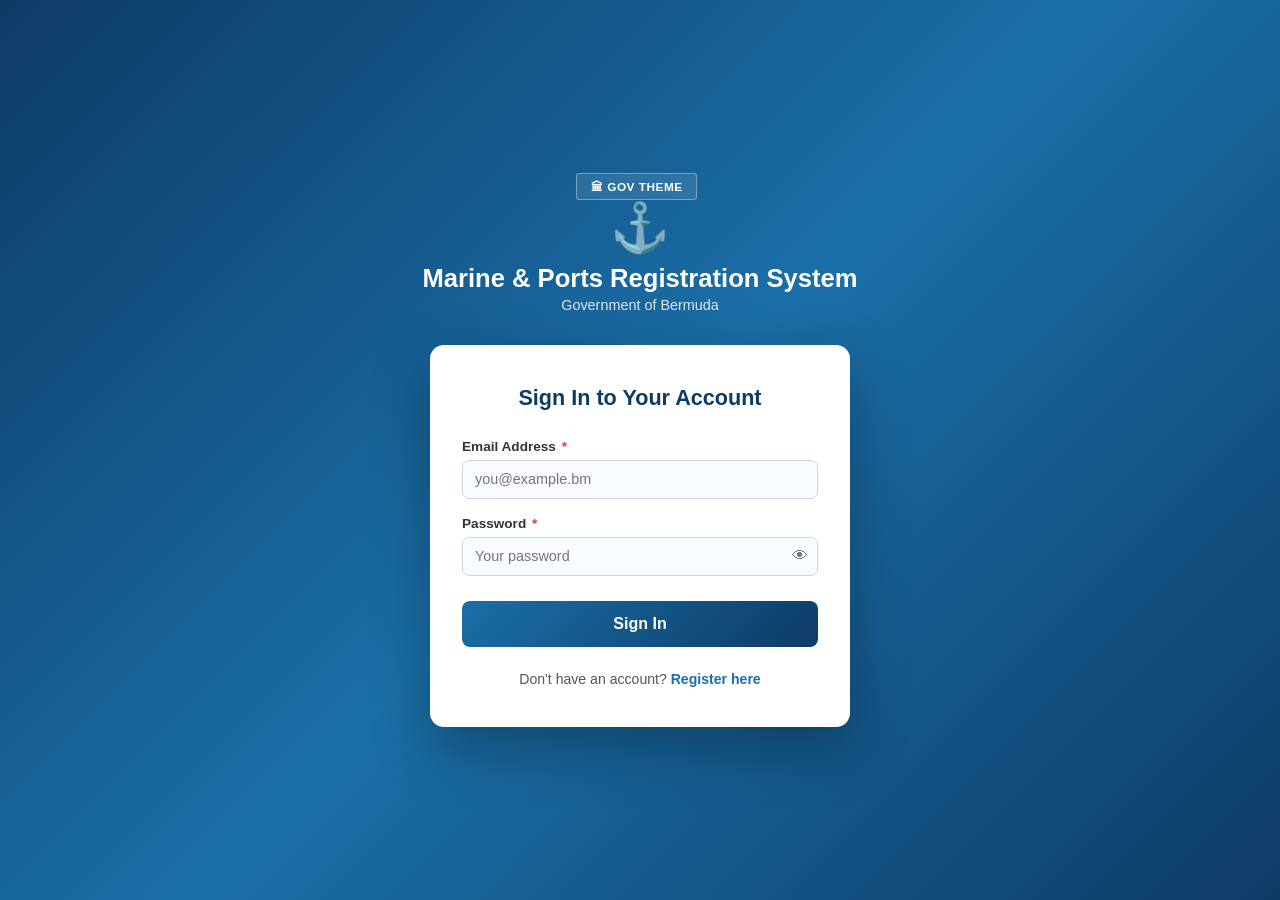
<file: frontend/login.html>
<!DOCTYPE html>
<html lang="en">
<head>
  <meta charset="UTF-8" />
  <meta name="viewport" content="width=device-width, initial-scale=1.0" />
  <title>Sign In – Marine &amp; Ports Registration System</title>
  <style>
    *, *::before, *::after { box-sizing: border-box; margin: 0; padding: 0; }

    body {
      font-family: 'Segoe UI', Arial, sans-serif;
      background: linear-gradient(135deg, #0d3b66 0%, #1a6fa8 50%, #0d3b66 100%);
      min-height: 100vh;
      display: flex;
      flex-direction: column;
      align-items: center;
      justify-content: center;
      padding: 2rem 1rem;
    }

    .page-header {
      text-align: center;
      color: #fff;
      margin-bottom: 2rem;
    }
    .page-header .logo-icon { font-size: 3rem; display: block; margin-bottom: 0.5rem; }
    .page-header h1 { font-size: 1.6rem; font-weight: 700; }
    .page-header p  { font-size: 0.9rem; opacity: 0.85; margin-top: 0.3rem; }

    .card {
      background: #fff;
      border-radius: 14px;
      padding: 2.5rem 2rem;
      width: 100%;
      max-width: 420px;
      box-shadow: 0 20px 60px rgba(0,0,0,0.3);
    }
    .card h2 {
      font-size: 1.35rem;
      color: #0d3b66;
      margin-bottom: 1.75rem;
      text-align: center;
    }

    .field { display: flex; flex-direction: column; gap: 0.35rem; margin-bottom: 1.1rem; }
    .field label { font-size: 0.85rem; font-weight: 600; color: #333; }
    .field label .required { color: #e53935; margin-left: 2px; }
    .field input {
      padding: 0.65rem 0.75rem;
      border: 1.5px solid #ccd6e0;
      border-radius: 7px;
      font-size: 0.9rem;
      color: #1a1a2e;
      background: #f8fbff;
      outline: none;
      transition: border-color 0.2s, box-shadow 0.2s;
    }
    .field input:focus {
      border-color: #1a6fa8;
      box-shadow: 0 0 0 3px rgba(26,111,168,0.15);
      background: #fff;
    }
    .field input.error { border-color: #e53935; }
    .err-msg { font-size: 0.78rem; color: #e53935; display: none; }
    .field.has-error .err-msg { display: block; }

    .pw-wrap { position: relative; }
    .pw-wrap input { width: 100%; padding-right: 2.5rem; }
    .pw-toggle {
      position: absolute; right: 0.65rem; top: 50%;
      transform: translateY(-50%);
      background: none; border: none; cursor: pointer;
      font-size: 1rem; color: #6b7a8d; padding: 0;
    }

    .btn-submit {
      width: 100%; margin-top: 0.5rem;
      padding: 0.85rem;
      background: linear-gradient(135deg, #1a6fa8, #0d3b66);
      color: #fff; border: none; border-radius: 8px;
      font-size: 1rem; font-weight: 700;
      cursor: pointer; transition: opacity 0.2s, transform 0.1s;
    }
    .btn-submit:hover  { opacity: 0.92; }
    .btn-submit:active { transform: scale(0.99); }
    .btn-submit:disabled { opacity: 0.55; cursor: not-allowed; }

    .status {
      display: none; margin-top: 1rem;
      padding: 0.8rem 1rem; border-radius: 8px;
      font-size: 0.88rem; font-weight: 500;
    }
    .status.success { background: #e8f5e9; color: #2e7d32; border: 1px solid #a5d6a7; }
    .status.error   { background: #ffebee; color: #c62828; border: 1px solid #ef9a9a; }
    .status.warning { background: #fff8e1; color: #e65100; border: 1px solid #ffe082; }

    .footer-link {
      text-align: center; margin-top: 1.5rem;
      font-size: 0.88rem; color: #555;
    }
    .footer-link a { color: #1a6fa8; text-decoration: none; font-weight: 600; }
    .footer-link a:hover { text-decoration: underline; }

    @media (max-width: 460px) {
      .card { padding: 1.75rem 1.25rem; }
    }
  </style>
  <link rel="stylesheet" href="theme-new.css" />
  <script src="theme-switch.js"></script>
</head>
<body>

  <header class="page-header">
    <span class="logo-icon">⚓</span>
    <h1>Marine &amp; Ports Registration System</h1>
    <p>Government of Bermuda</p>
  </header>

  <div class="card">
    <h2>Sign In to Your Account</h2>

    <form id="loginForm" novalidate>

      <div class="field" id="field-email">
        <label for="email">Email Address <span class="required">*</span></label>
        <input type="email" id="email" name="email"
               placeholder="you@example.bm" autocomplete="username" />
        <span class="err-msg">A valid email address is required.</span>
      </div>

      <div class="field" id="field-password">
        <label for="password">Password <span class="required">*</span></label>
        <div class="pw-wrap">
          <input type="password" id="password" name="password"
                 placeholder="Your password" autocomplete="current-password" />
          <button type="button" class="pw-toggle" data-target="password">👁</button>
        </div>
        <span class="err-msg">Password is required.</span>
      </div>

      <button type="submit" class="btn-submit" id="submitBtn">Sign In</button>

      <div class="status" id="statusBanner"></div>
    </form>

    <p class="footer-link">
      Don't have an account? <a href="register.html">Register here</a>
    </p>
  </div>

  <script src="config.js"></script>
  <script>
    /**
     * Marine & Ports – Login Page JS
     * Posts credentials to /api/auth/login, stores the JWT in sessionStorage,
     * then redirects to the map dashboard on success.
     */

    const API_BASE  = window.API_BASE || 'http://localhost:5000';
    const form      = document.getElementById('loginForm');
    const submitBtn = document.getElementById('submitBtn');
    const banner    = document.getElementById('statusBanner');

    // Show/hide password toggle
    document.querySelectorAll('.pw-toggle').forEach(btn => {
      btn.addEventListener('click', () => {
        const inp = document.getElementById(btn.dataset.target);
        inp.type        = inp.type === 'password' ? 'text' : 'password';
        btn.textContent = inp.type === 'password' ? '👁' : '🙈';
      });
    });

    // Field-level helpers
    function setError(id, hasError) {
      const wrapper = document.getElementById('field-' + id);
      const input   = document.getElementById(id);
      wrapper.classList.toggle('has-error', hasError);
      if (input) input.classList.toggle('error', hasError);
    }

    function validate() {
      let ok = true;
      const email = document.getElementById('email').value.trim();
      const emailOk = /^[^\s@]+@[^\s@]+\.[^\s@]+$/.test(email);
      setError('email', !emailOk);
      if (!emailOk) ok = false;

      const pw = document.getElementById('password').value;
      setError('password', !pw);
      if (!pw) ok = false;

      return ok;
    }

    form.addEventListener('submit', async (e) => {
      e.preventDefault();
      hideBanner();

      if (!validate()) return;

      submitBtn.disabled    = true;
      submitBtn.textContent = 'Signing in…';

      try {
        const res  = await fetch(`${API_BASE}/api/auth/login`, {
          method:  'POST',
          headers: { 'Content-Type': 'application/json' },
          body:    JSON.stringify({
            email:    document.getElementById('email').value.trim(),
            password: document.getElementById('password').value
          })
        });

        const data = await res.json();

        if (res.ok) {
          // Store JWT and user info for subsequent API calls
          sessionStorage.setItem('mp_token',    data.token);
          sessionStorage.setItem('mp_userId',   data.userId);
          sessionStorage.setItem('mp_fullName', data.fullName);
          sessionStorage.setItem('mp_role',     data.role);

          const dest = data.role === 'Admin' ? 'admin.html' : 'map.html';
          showBanner('success', `Welcome back, ${data.fullName}! Redirecting…`);
          setTimeout(() => window.location.href = dest, 1200);
        } else if (res.status === 403) {
          showBanner('warning', data.message ||
            'Your account is awaiting approval by the Port Authority.');
        } else {
          showBanner('error', data.message || 'Invalid email or password.');
        }
      } catch (err) {
        showBanner('error', 'Could not reach the server. Please check your connection.');
        console.error('Login error:', err);
      } finally {
        submitBtn.disabled    = false;
        submitBtn.textContent = 'Sign In';
      }
    });

    function showBanner(type, msg) {
      banner.className     = `status ${type}`;
      banner.textContent   = msg;
      banner.style.display = 'block';
    }
    function hideBanner() {
      banner.style.display = 'none';
    }
  </script>
</body>
</html>
</file>
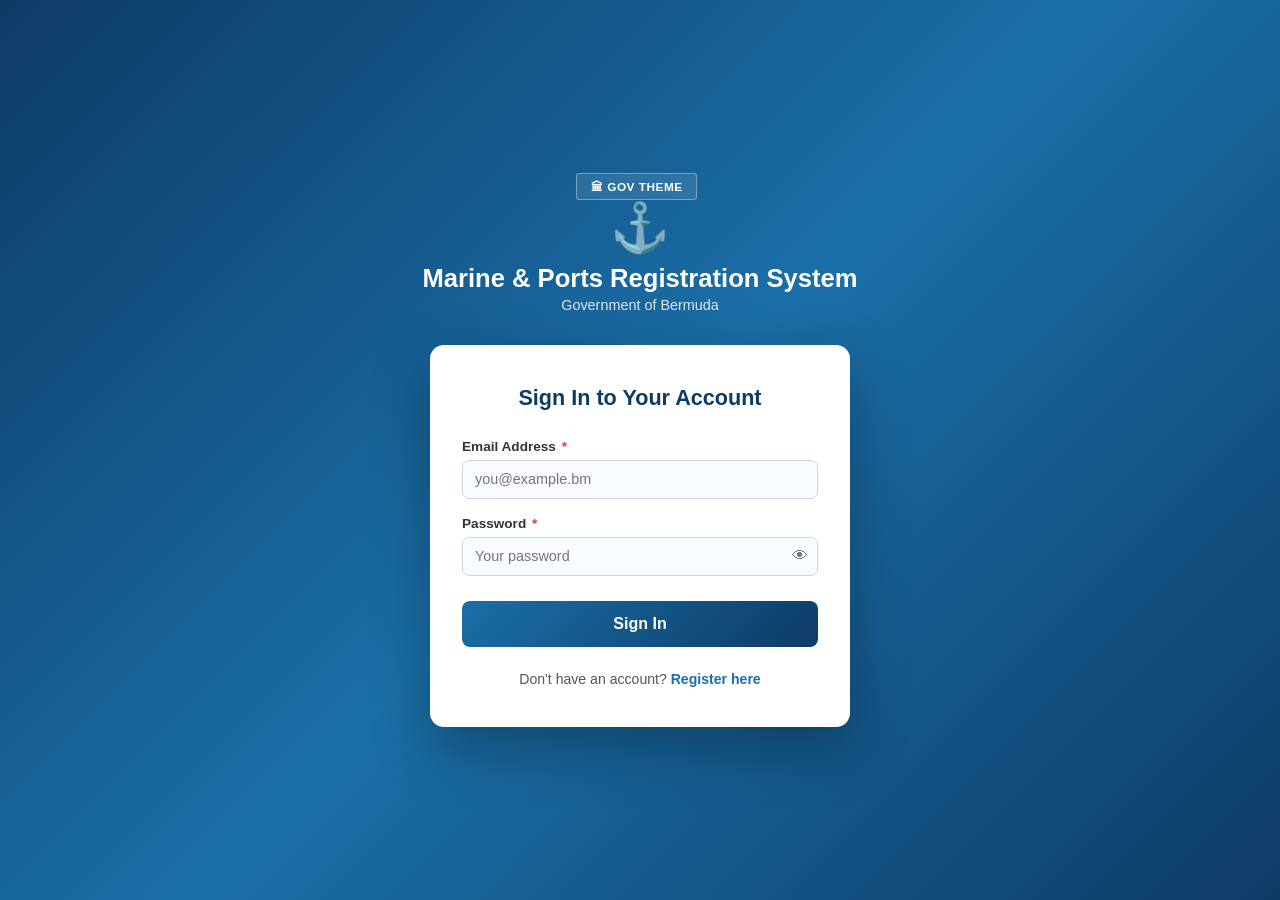
<file: frontend/profile.html>
<!DOCTYPE html>
<html lang="en">
<head>
  <meta charset="UTF-8" />
  <meta name="viewport" content="width=device-width, initial-scale=1.0" />
  <title>My Profile - Marine &amp; Ports</title>
  <style>
    *, *::before, *::after { box-sizing: border-box; margin: 0; padding: 0; }
    body {
      font-family: 'Segoe UI', Arial, sans-serif;
      background: linear-gradient(180deg, #f2f7fb 0%, #ffffff 45%);
      color: #17324d;
      min-height: 100vh;
    }

    header {
      background: #0d3b66;
      color: #fff;
      padding: 0.9rem 1.2rem;
      display: flex;
      align-items: center;
      justify-content: space-between;
      gap: 1rem;
      position: sticky;
      top: 0;
      z-index: 100;
    }
    .brand { font-size: 1.08rem; font-weight: 700; }
    .user { font-size: 0.85rem; opacity: 0.9; }
    .actions { display: flex; gap: 0.5rem; }
    .btn {
      border: 1px solid rgba(255,255,255,0.35);
      background: rgba(255,255,255,0.16);
      color: #fff;
      border-radius: 7px;
      padding: 0.45rem 0.8rem;
      font-size: 0.83rem;
      cursor: pointer;
    }
    .btn:hover { background: rgba(255,255,255,0.24); }

    .page {
      max-width: 1080px;
      margin: 1.2rem auto 2rem;
      padding: 0 1rem;
    }

    .grid {
      display: grid;
      grid-template-columns: repeat(2, minmax(0, 1fr));
      gap: 0.9rem;
      margin-bottom: 1rem;
    }
    .card {
      background: #fff;
      border: 1px solid #d8e5f0;
      border-radius: 12px;
      padding: 1rem;
      box-shadow: 0 6px 18px rgba(13, 59, 102, 0.08);
    }
    .card h3 {
      font-size: 0.92rem;
      color: #5a6f83;
      text-transform: uppercase;
      letter-spacing: 0.7px;
      margin-bottom: 0.45rem;
    }
    .value {
      font-size: 2rem;
      font-weight: 800;
      color: #0d3b66;
      line-height: 1;
    }

    .panel {
      background: #fff;
      border: 1px solid #d8e5f0;
      border-radius: 12px;
      box-shadow: 0 6px 18px rgba(13, 59, 102, 0.08);
      margin-top: 1rem;
      overflow: hidden;
    }
    .panel-head {
      background: #f3f8fd;
      border-bottom: 1px solid #e1ecf6;
      padding: 0.8rem 1rem;
      display: flex;
      justify-content: space-between;
      align-items: center;
      gap: 0.6rem;
    }
    .panel-head h2 { font-size: 1rem; color: #0d3b66; }
    .chip {
      background: #d9ecfb;
      color: #0d3b66;
      border: 1px solid #b8daf6;
      border-radius: 999px;
      padding: 0.2rem 0.65rem;
      font-size: 0.76rem;
      font-weight: 700;
    }

    table { width: 100%; border-collapse: collapse; }
    thead th {
      text-align: left;
      font-size: 0.78rem;
      color: #5a6f83;
      letter-spacing: 0.4px;
      padding: 0.65rem 0.9rem;
      border-bottom: 1px solid #e8eff5;
      background: #fff;
    }
    tbody td {
      padding: 0.65rem 0.9rem;
      border-bottom: 1px solid #eef3f8;
      font-size: 0.9rem;
      color: #243f5a;
      vertical-align: top;
    }
    tbody tr:hover { background: #f8fbff; }
    .empty {
      padding: 1rem;
      color: #6e8193;
      font-style: italic;
    }

    .user-meta {
      display: grid;
      grid-template-columns: repeat(4, minmax(0, 1fr));
      gap: 0.8rem;
      margin-bottom: 1rem;
    }
    .meta-item {
      background: #f7fbff;
      border: 1px solid #d8e5f0;
      border-radius: 10px;
      padding: 0.6rem 0.7rem;
    }
    .meta-item .k {
      font-size: 0.72rem;
      color: #6a7c8f;
      text-transform: uppercase;
      letter-spacing: 0.5px;
    }
    .meta-item .v {
      font-size: 0.9rem;
      color: #1a3f63;
      margin-top: 0.15rem;
      font-weight: 600;
      word-break: break-word;
    }

    .status-pill {
      display: inline-block;
      padding: 0.2rem 0.5rem;
      border-radius: 999px;
      font-size: 0.74rem;
      font-weight: 700;
      border: 1px solid transparent;
    }
    .status-pill.active {
      background: #e8f5e9;
      border-color: #c8e6c9;
      color: #2e7d32;
    }
    .status-pill.pending {
      background: #eceff1;
      border-color: #cfd8dc;
      color: #455a64;
    }
    .status-pill.soon {
      background: #fff3e0;
      border-color: #ffcc80;
      color: #e65100;
    }
    .status-pill.past {
      background: #ffebee;
      border-color: #ef9a9a;
      color: #b71c1c;
    }

    .renew-btn {
      border: 1px solid transparent;
      border-radius: 7px;
      padding: 0.36rem 0.6rem;
      font-size: 0.76rem;
      font-weight: 700;
      cursor: pointer;
      white-space: nowrap;
    }
    .renew-btn.active {
      background: #e3f2fd;
      color: #0d47a1;
      border-color: #90caf9;
    }
    .renew-btn.soon {
      background: #ffcc80;
      color: #5d3500;
      border-color: #fb8c00;
    }
    .renew-btn.past {
      background: #ef5350;
      color: #fff;
      border-color: #c62828;
    }
    .renew-btn.pending {
      background: #eceff1;
      color: #607d8b;
      border-color: #cfd8dc;
      cursor: not-allowed;
    }

    .msg {
      margin-bottom: 0.9rem;
      border-radius: 8px;
      border: 1px solid;
      padding: 0.65rem 0.85rem;
      font-size: 0.86rem;
      display: none;
    }
    .msg.err { border-color: #f1b0b7; color: #a4252f; background: #fff0f2; }
    .msg.ok { border-color: #a9d7b0; color: #1f6b2b; background: #ebf8ee; }

    @media (max-width: 900px) {
      .grid { grid-template-columns: 1fr; }
      .user-meta { grid-template-columns: 1fr 1fr; }
    }
  </style>
  <link rel="stylesheet" href="theme-new.css" />
  <script src="theme-switch.js"></script>
</head>
<body>
  <header>
    <div class="brand">Marine &amp; Ports - My Profile</div>
    <div class="user" id="userInfo"></div>
    <div class="actions">
      <button class="btn" id="backBtn">Back To Map</button>
      <button class="btn" id="logoutBtn">Sign Out</button>
    </div>
  </header>

  <main class="page">
    <div class="msg err" id="errorMsg"></div>
    <div class="msg ok" id="okMsg"></div>

    <section class="grid">
      <div class="card">
        <h3>Total Boats</h3>
        <div class="value" id="boatCount">0</div>
      </div>
      <div class="card">
        <h3>Total Moorings</h3>
        <div class="value" id="mooringCount">0</div>
      </div>
    </section>

    <section class="panel">
      <div class="panel-head">
        <h2>My Registration Details</h2>
        <span class="chip">Account Overview</span>
      </div>
      <div style="padding:0.9rem 1rem;">
        <div class="user-meta">
          <div class="meta-item">
            <div class="k">Name</div>
            <div class="v" id="metaName">-</div>
          </div>
          <div class="meta-item">
            <div class="k">Role</div>
            <div class="v" id="metaRole">-</div>
          </div>
          <div class="meta-item">
            <div class="k">User ID</div>
            <div class="v" id="metaUserId">-</div>
          </div>
          <div class="meta-item">
            <div class="k">Email</div>
            <div class="v" id="metaEmail">-</div>
          </div>
        </div>
      </div>
    </section>

    <section class="panel">
      <div class="panel-head">
        <h2>My Boats</h2>
        <span class="chip" id="boatChip">0 records</span>
      </div>
      <div id="boatsWrap"></div>
    </section>

    <section class="panel">
      <div class="panel-head">
        <h2>My Moorings</h2>
        <span class="chip" id="mooringChip">0 records</span>
      </div>
      <div id="mooringsWrap"></div>
    </section>
  </main>

  <script src="config.js"></script>
  <script>
    const API_BASE = window.API_BASE || 'https://marine-ports.onrender.com';
    const token = sessionStorage.getItem('mp_token');
    const role = sessionStorage.getItem('mp_role') || '';
    const userId = Number(sessionStorage.getItem('mp_userId') || 0);
    const fullName = sessionStorage.getItem('mp_fullName') || 'User';
    const EXPIRY_WARNING_DAYS = 30;

    document.getElementById('userInfo').textContent = `${fullName}${role ? ' (' + role + ')' : ''}`;

    function parseJwtPayload(jwt) {
      if (!jwt || jwt.split('.').length < 2) return {};
      try {
        const payload = jwt.split('.')[1].replace(/-/g, '+').replace(/_/g, '/');
        const decoded = atob(payload + '='.repeat((4 - payload.length % 4) % 4));
        return JSON.parse(decoded);
      } catch {
        return {};
      }
    }

    const claims = parseJwtPayload(token);
    const emailClaim = claims.email || claims.unique_name || claims.upn || '-';
    document.getElementById('metaName').textContent = fullName || '-';
    document.getElementById('metaRole').textContent = role || '-';
    document.getElementById('metaUserId').textContent = String(userId || '-');
    document.getElementById('metaEmail').textContent = String(emailClaim || '-');

    document.getElementById('backBtn').addEventListener('click', () => {
      window.location.href = 'map.html';
    });

    document.getElementById('logoutBtn').addEventListener('click', () => {
      sessionStorage.clear();
      window.location.href = 'login.html';
    });

    function showMsg(kind, text) {
      const err = document.getElementById('errorMsg');
      const ok = document.getElementById('okMsg');
      err.style.display = 'none';
      ok.style.display = 'none';
      if (!text) return;
      const el = kind === 'err' ? err : ok;
      el.textContent = text;
      el.style.display = 'block';
    }

    function authHeaders() {
      return token ? { 'Authorization': `Bearer ${token}` } : {};
    }

    function fmtDate(v) {
      if (!v) return '';
      const d = new Date(v);
      if (Number.isNaN(d.getTime())) return '';
      return d.toLocaleDateString('en-GB', { day: '2-digit', month: 'short', year: 'numeric' });
    }

    function esc(s) {
      return String(s || '')
        .replace(/&/g, '&amp;')
        .replace(/</g, '&lt;')
        .replace(/>/g, '&gt;')
        .replace(/"/g, '&quot;');
    }

    function toExpiryDate(item) {
      if (item.expiresAt) return new Date(item.expiresAt);
      if (!item.registeredAt) return null;
      const d = new Date(item.registeredAt);
      if (Number.isNaN(d.getTime())) return null;
      d.setFullYear(d.getFullYear() + 1);
      return d;
    }

    function getExpiryState(item) {
      if (item.isApproved === false) {
        return { key: 'pending', label: 'Pending Approval' };
      }

      const exp = toExpiryDate(item);
      if (!exp || Number.isNaN(exp.getTime())) {
        return { key: 'active', label: 'Active' };
      }

      const now = new Date();
      const days = Math.ceil((exp.getTime() - now.getTime()) / (1000 * 60 * 60 * 24));
      if (days < 0) return { key: 'past', label: 'Past Due' };
      if (days <= EXPIRY_WARNING_DAYS) return { key: 'soon', label: 'Soon to Expire' };
      return { key: 'active', label: 'Active' };
    }

    function renewalButtonText(state) {
      if (state.key === 'past') return 'Past Due - Re-register';
      if (state.key === 'soon') return 'Soon to Expire - Re-register';
      if (state.key === 'pending') return 'Pending Approval';
      return 'Re-register';
    }

    function requestRenewal(kind, id, stateKey) {
      if (stateKey === 'pending') return;
      window.location.href = `register.html?renewal=1&kind=${encodeURIComponent(kind)}&id=${encodeURIComponent(id)}`;
    }

    function renderBoats(boats) {
      const wrap = document.getElementById('boatsWrap');
      document.getElementById('boatCount').textContent = boats.length;
      document.getElementById('boatChip').textContent = `${boats.length} record${boats.length === 1 ? '' : 's'}`;

      if (!boats.length) {
        wrap.innerHTML = '<div class="empty">No boats registered on your account yet.</div>';
        return;
      }

      wrap.innerHTML = `
        <table>
          <thead>
            <tr>
              <th>Reg #</th>
              <th>Name</th>
              <th>Type</th>
              <th>Length (ft)</th>
              <th>Owner</th>
              <th>Registered</th>
              <th>Expiry</th>
              <th>Status</th>
              <th>Renewal</th>
            </tr>
          </thead>
          <tbody>
            ${boats.map(b => `
              ${(() => {
                const state = getExpiryState(b);
                const expDate = toExpiryDate(b);
                return `
              <tr>
                <td><strong>${esc(b.registrationNumber)}</strong></td>
                <td>${esc(b.boatName)}</td>
                <td>${esc(b.boatType)}</td>
                <td>${Number(b.lengthFeet || 0).toFixed(1)}</td>
                <td>${esc(b.ownerName)}</td>
                <td>${fmtDate(b.registeredAt)}</td>
                <td>${fmtDate(expDate)}</td>
                <td><span class="status-pill ${state.key}">${state.label}</span></td>
                <td>
                  <button type="button" class="renew-btn ${state.key}" onclick="requestRenewal('boats', ${Number(b.id)}, '${state.key}')">${renewalButtonText(state)}</button>
                </td>
              </tr>
                `;
              })()}
            `).join('')}
          </tbody>
        </table>`;
    }

    function renderMoorings(moorings) {
      const wrap = document.getElementById('mooringsWrap');
      document.getElementById('mooringCount').textContent = moorings.length;
      document.getElementById('mooringChip').textContent = `${moorings.length} record${moorings.length === 1 ? '' : 's'}`;

      if (!moorings.length) {
        wrap.innerHTML = '<div class="empty">No moorings registered on your account yet.</div>';
        return;
      }

      wrap.innerHTML = `
        <table>
          <thead>
            <tr>
              <th>Mooring #</th>
              <th>Boat Size</th>
              <th>Owner</th>
              <th>Latitude</th>
              <th>Longitude</th>
              <th>Registered</th>
              <th>Expiry</th>
              <th>Status</th>
              <th>Renewal</th>
            </tr>
          </thead>
          <tbody>
            ${moorings.map(m => `
              ${(() => {
                const state = getExpiryState(m);
                const expDate = toExpiryDate(m);
                return `
              <tr>
                <td><strong>${esc(m.mooringNumber)}</strong></td>
                <td>${esc(m.boatSize || '')}</td>
                <td>${esc(m.ownerName)}</td>
                <td>${Number(m.latitude).toFixed(5)}</td>
                <td>${Number(m.longitude).toFixed(5)}</td>
                <td>${fmtDate(m.registeredAt)}</td>
                <td>${fmtDate(expDate)}</td>
                <td><span class="status-pill ${state.key}">${state.label}</span></td>
                <td>
                  <button type="button" class="renew-btn ${state.key}" onclick="requestRenewal('moorings', ${Number(m.id)}, '${state.key}')">${renewalButtonText(state)}</button>
                </td>
              </tr>
                `;
              })()}
            `).join('')}
          </tbody>
        </table>`;
    }

    async function readApiBody(res) {
      const contentType = (res.headers.get('content-type') || '').toLowerCase();
      if (contentType.includes('application/json')) {
        try { return await res.json(); } catch { return {}; }
      }
      try {
        const txt = await res.text();
        return { message: txt || '' };
      } catch {
        return {};
      }
    }

    function deriveBoatsFromPins(pins) {
      const parseOwner = (label) => String(label || '').split(/\s+[\u2013-]\s+/)[0] || '';
      return pins
        .filter(p => p.type === 'Boat' && Number(p.appUserId) === userId)
        .map(p => {
          const label = String(p.label || '');
          const ownerName = parseOwner(label);
          const lenMatch = label.match(/-\s*([0-9.]+)\s*ft/i);
          const nameMatch = label.match(/\(([^)]+)\)\s*$/);
          return {
            registrationNumber: p.shortLabel || '',
            boatName: nameMatch ? nameMatch[1] : '',
            boatType: '',
            lengthFeet: lenMatch ? Number(lenMatch[1]) : 0,
            ownerName,
            registeredAt: null
          };
        });
    }

    function deriveMooringsFromPins(pins) {
      const parseOwner = (label) => String(label || '').split(/\s+[\u2013-]\s+/)[0] || '';
      const sizeFromColor = (color) => {
        const c = String(color || '').toLowerCase();
        if (c === '#9c27b0') return 'Small';
        if (c === '#e91e63') return 'Medium';
        if (c === '#f44336') return 'Large';
        return '';
      };

      return pins
        .filter(p => p.type === 'Mooring' && Number(p.appUserId) === userId)
        .map(p => ({
          mooringNumber: p.shortLabel || '',
          boatSize: sizeFromColor(p.colorCode),
          ownerName: parseOwner(p.label),
          latitude: p.latitude,
          longitude: p.longitude,
          registeredAt: null
        }));
    }

    async function fallbackFromMapPins() {
      const pinsRes = await fetch(`${API_BASE}/api/map/pins`);
      const pinsData = await readApiBody(pinsRes);
      if (!pinsRes.ok || !Array.isArray(pinsData)) {
        return false;
      }

      renderBoats(deriveBoatsFromPins(pinsData));
      renderMoorings(deriveMooringsFromPins(pinsData));
      showMsg('ok', 'Profile loaded from map data fallback.');
      return true;
    }

    async function loadProfileData() {
      if (!token) {
        showMsg('err', 'You are not signed in.');
        setTimeout(() => { window.location.href = 'login.html'; }, 900);
        return;
      }

      if (!Number.isFinite(userId) || userId <= 0) {
        showMsg('err', 'Missing user ID in session. Please sign out and sign in again.');
        renderBoats([]);
        renderMoorings([]);
        return;
      }

      try {
        const [boatsRes, mooringsRes] = await Promise.all([
          fetch(`${API_BASE}/api/boats/mine`, { headers: authHeaders() }),
          fetch(`${API_BASE}/api/moorings/mine`, { headers: authHeaders() })
        ]);

        const boatsData = await readApiBody(boatsRes);
        const mooringsData = await readApiBody(mooringsRes);

        if (!boatsRes.ok || !mooringsRes.ok) {
          const [allBoatsRes, allMooringsRes] = await Promise.all([
            fetch(`${API_BASE}/api/boats`),
            fetch(`${API_BASE}/api/moorings`)
          ]);
          const allBoats = await readApiBody(allBoatsRes);
          const allMoorings = await readApiBody(allMooringsRes);

          if (allBoatsRes.ok && allMooringsRes.ok) {
            const ownedBoats = Array.isArray(allBoats)
              ? allBoats.filter(b => Number(b.appUserId) === userId)
              : [];
            const ownedMoorings = Array.isArray(allMoorings)
              ? allMoorings.filter(m => Number(m.appUserId) === userId)
              : [];
            renderBoats(ownedBoats);
            renderMoorings(ownedMoorings);
            showMsg('ok', 'Profile loaded from fallback data.');
            return;
          }

          if (await fallbackFromMapPins()) return;

          const msg = boatsData.message || mooringsData.message || 'Could not load your profile data.';
          showMsg('err', msg);
          renderBoats([]);
          renderMoorings([]);
          return;
        }

        renderBoats(Array.isArray(boatsData) ? boatsData : []);
        renderMoorings(Array.isArray(mooringsData) ? mooringsData : []);
        showMsg('ok', 'Profile loaded.');
      } catch (e) {
        try {
          const [allBoatsRes, allMooringsRes] = await Promise.all([
            fetch(`${API_BASE}/api/boats`),
            fetch(`${API_BASE}/api/moorings`)
          ]);
          const allBoats = await readApiBody(allBoatsRes);
          const allMoorings = await readApiBody(allMooringsRes);

          if (!allBoatsRes.ok || !allMooringsRes.ok) {
            throw new Error('Fallback list endpoints failed.');
          }

          const ownedBoats = Array.isArray(allBoats)
            ? allBoats.filter(b => Number(b.appUserId) === userId)
            : [];
          const ownedMoorings = Array.isArray(allMoorings)
            ? allMoorings.filter(m => Number(m.appUserId) === userId)
            : [];

          renderBoats(ownedBoats);
          renderMoorings(ownedMoorings);
          showMsg('ok', 'Profile loaded from fallback data.');
        } catch (fallbackError) {
          if (await fallbackFromMapPins()) return;
          const detail = fallbackError && fallbackError.message ? ` (${fallbackError.message})` : '';
          showMsg('err', `Network error: ${e.message || e}${detail}`);
          console.error('Profile fallback failed', fallbackError);
          renderBoats([]);
          renderMoorings([]);
        }
      }
    }

    loadProfileData();
  </script>
</body>
</html>
</file>
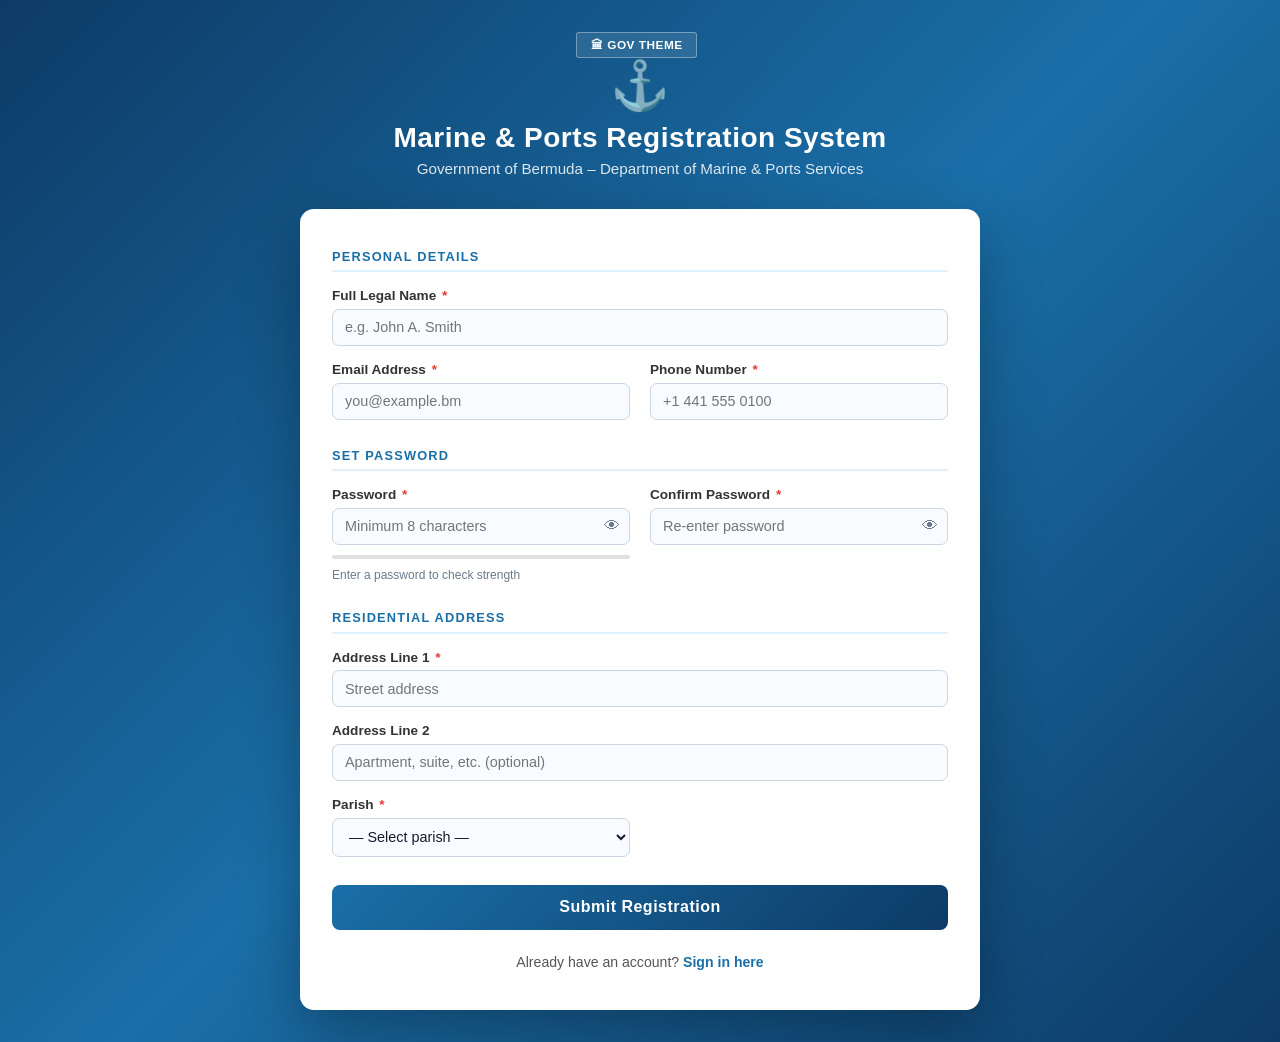
<file: frontend/register.html>
<!DOCTYPE html>
<html lang="en">
<head>
  <meta charset="UTF-8" />
  <meta name="viewport" content="width=device-width, initial-scale=1.0" />
  <title>Register – Marine &amp; Ports Registration System</title>
  <style>
    /* ── Reset & base ─────────────────────────────────────────────────────── */
    *, *::before, *::after { box-sizing: border-box; margin: 0; padding: 0; }

    body {
      font-family: 'Segoe UI', Arial, sans-serif;
      background: linear-gradient(135deg, #0d3b66 0%, #1a6fa8 50%, #0d3b66 100%);
      min-height: 100vh;
      display: flex;
      flex-direction: column;
      align-items: center;
      padding: 2rem 1rem;
    }

    /* ── Header ──────────────────────────────────────────────────────────── */
    .page-header {
      text-align: center;
      color: #fff;
      margin-bottom: 2rem;
    }
    .page-header .logo-icon {
      font-size: 3rem;
      display: block;
      margin-bottom: 0.5rem;
    }
    .page-header h1 {
      font-size: 1.75rem;
      font-weight: 700;
      letter-spacing: 0.5px;
    }
    .page-header p {
      font-size: 0.95rem;
      opacity: 0.85;
      margin-top: 0.35rem;
    }

    /* ── Card ────────────────────────────────────────────────────────────── */
    .card {
      background: #fff;
      border-radius: 14px;
      padding: 2.5rem 2rem;
      width: 100%;
      max-width: 680px;
      box-shadow: 0 20px 60px rgba(0,0,0,0.3);
    }

    /* ── Section headings inside card ───────────────────────────────────── */
    .section-title {
      font-size: 0.8rem;
      font-weight: 700;
      text-transform: uppercase;
      letter-spacing: 1.2px;
      color: #1a6fa8;
      border-bottom: 2px solid #e0f0ff;
      padding-bottom: 0.4rem;
      margin: 1.75rem 0 1rem;
    }
    .section-title:first-of-type { margin-top: 0; }

    /* ── Form grid ───────────────────────────────────────────────────────── */
    .form-grid {
      display: grid;
      grid-template-columns: 1fr 1fr;
      gap: 1rem 1.25rem;
    }
    .full-width { grid-column: 1 / -1; }

    /* ── Field ───────────────────────────────────────────────────────────── */
    .field { display: flex; flex-direction: column; gap: 0.35rem; }
    .field label {
      font-size: 0.85rem;
      font-weight: 600;
      color: #333;
    }
    .field label .required { color: #e53935; margin-left: 2px; }
    .field input,
    .field select,
    .field textarea {
      padding: 0.6rem 0.75rem;
      border: 1.5px solid #ccd6e0;
      border-radius: 7px;
      font-size: 0.9rem;
      color: #1a1a2e;
      background: #f8fbff;
      transition: border-color 0.2s, box-shadow 0.2s;
      outline: none;
    }
    .field input:focus,
    .field select:focus,
    .field textarea:focus {
      border-color: #1a6fa8;
      box-shadow: 0 0 0 3px rgba(26,111,168,0.15);
      background: #fff;
    }
    .field input.error,
    .field select.error,
    .field textarea.error {
      border-color: #e53935;
    }
    .field .hint {
      font-size: 0.75rem;
      color: #6b7a8d;
    }
    .field .err-msg {
      font-size: 0.78rem;
      color: #e53935;
      display: none;
    }
    .field.has-error .err-msg { display: block; }

    /* ── Password toggle ─────────────────────────────────────────────────── */
    .pw-wrap { position: relative; }
    .pw-wrap input { width: 100%; padding-right: 2.5rem; }
    .pw-toggle {
      position: absolute;
      right: 0.65rem;
      top: 50%;
      transform: translateY(-50%);
      background: none;
      border: none;
      cursor: pointer;
      font-size: 1rem;
      color: #6b7a8d;
      padding: 0;
    }

    /* ── Password strength bar ───────────────────────────────────────────── */
    .strength-bar {
      height: 4px;
      border-radius: 2px;
      background: #e0e0e0;
      margin-top: 0.3rem;
      overflow: hidden;
    }
    .strength-fill {
      height: 100%;
      width: 0;
      border-radius: 2px;
      transition: width 0.3s, background 0.3s;
    }
    .strength-label {
      font-size: 0.75rem;
      color: #6b7a8d;
      margin-top: 0.2rem;
    }

    /* ── Submit button ───────────────────────────────────────────────────── */
    .btn-submit {
      width: 100%;
      margin-top: 1.75rem;
      padding: 0.85rem;
      background: linear-gradient(135deg, #1a6fa8, #0d3b66);
      color: #fff;
      border: none;
      border-radius: 8px;
      font-size: 1rem;
      font-weight: 700;
      letter-spacing: 0.5px;
      cursor: pointer;
      transition: opacity 0.2s, transform 0.1s;
    }
    .btn-submit:hover  { opacity: 0.92; }
    .btn-submit:active { transform: scale(0.99); }
    .btn-submit:disabled { opacity: 0.55; cursor: not-allowed; }

    /* ── Status banner ───────────────────────────────────────────────────── */
    .status {
      display: none;
      margin-top: 1.25rem;
      padding: 0.85rem 1rem;
      border-radius: 8px;
      font-size: 0.9rem;
      font-weight: 500;
    }
    .status.success { background: #e8f5e9; color: #2e7d32; border: 1px solid #a5d6a7; }
    .status.error   { background: #ffebee; color: #c62828; border: 1px solid #ef9a9a; }

    /* ── Renewal info box ────────────────────────────────────────────────── */
    .renewal-info {
      background: #f0f7ff;
      border: 1.5px solid #b3d7f7;
      border-radius: 8px;
      padding: 1rem 1.25rem;
      font-size: 0.92rem;
      color: #17324d;
      line-height: 1.7;
    }
    .renewal-info strong { color: #0d3b66; }
    .field input[readonly] {
      background: #f2f5f8;
      color: #555;
      cursor: default;
    }

    /* ── Footer link ─────────────────────────────────────────────────────── */
    .footer-link {
      text-align: center;
      margin-top: 1.5rem;
      font-size: 0.88rem;
      color: #555;
    }
    .footer-link a { color: #1a6fa8; text-decoration: none; font-weight: 600; }
    .footer-link a:hover { text-decoration: underline; }

    /* ── Responsive ──────────────────────────────────────────────────────── */
    @media (max-width: 540px) {
      .form-grid { grid-template-columns: 1fr; }
      .full-width { grid-column: auto; }
      .card { padding: 1.75rem 1.25rem; }
    }
  </style>
  <link rel="stylesheet" href="theme-new.css" />
  <script src="theme-switch.js"></script>
</head>
<body>

  <!-- ── Page header ──────────────────────────────────────────────────────── -->
  <header class="page-header">
    <span class="logo-icon">⚓</span>
    <h1>Marine &amp; Ports Registration System</h1>
    <p>Government of Bermuda – Department of Marine &amp; Ports Services</p>
  </header>

  <!-- ── Registration card ────────────────────────────────────────────────── -->
  <div class="card">
    <form id="registrationForm" novalidate>

      <!-- ── 1. Personal details ─────────────────────────────────────────── -->
      <div class="section-title">Personal Details</div>
      <div class="form-grid">

        <div class="field full-width" id="field-fullName">
          <label for="fullName">Full Legal Name <span class="required">*</span></label>
          <input type="text" id="fullName" name="fullName" placeholder="e.g. John A. Smith"
                 autocomplete="name" />
          <span class="err-msg">Full name is required.</span>
        </div>

        <div class="field" id="field-email">
          <label for="email">Email Address <span class="required">*</span></label>
          <input type="email" id="email" name="email" placeholder="you@example.bm"
                 autocomplete="email" />
          <span class="err-msg">A valid email address is required.</span>
        </div>

        <div class="field" id="field-phone">
          <label for="phone">Phone Number <span class="required">*</span></label>
          <input type="tel" id="phone" name="phone" placeholder="+1 441 555 0100"
                 autocomplete="tel" />
          <span class="err-msg">A valid phone number is required.</span>
        </div>

      </div>

      <!-- ── 2. Password ─────────────────────────────────────────────────── -->
      <div class="section-title">Set Password</div>
      <div class="form-grid">

        <div class="field" id="field-password">
          <label for="password">Password <span class="required">*</span></label>
          <div class="pw-wrap">
            <input type="password" id="password" name="password"
                   placeholder="Minimum 8 characters" autocomplete="new-password" />
            <button type="button" class="pw-toggle" data-target="password" title="Show/hide">👁</button>
          </div>
          <!-- Strength indicator -->
          <div class="strength-bar"><div class="strength-fill" id="strengthFill"></div></div>
          <span class="strength-label" id="strengthLabel">Enter a password to check strength</span>
          <span class="err-msg">Password must be at least 8 characters.</span>
        </div>

        <div class="field" id="field-confirmPassword">
          <label for="confirmPassword">Confirm Password <span class="required">*</span></label>
          <div class="pw-wrap">
            <input type="password" id="confirmPassword" name="confirmPassword"
                   placeholder="Re-enter password" autocomplete="new-password" />
            <button type="button" class="pw-toggle" data-target="confirmPassword" title="Show/hide">👁</button>
          </div>
          <span class="err-msg">Passwords do not match.</span>
        </div>

      </div>

      <!-- ── 3. Address ──────────────────────────────────────────────────── -->
      <div class="section-title">Residential Address</div>
      <div class="form-grid">

        <div class="field full-width" id="field-addressLine1">
          <label for="addressLine1">Address Line 1 <span class="required">*</span></label>
          <input type="text" id="addressLine1" name="addressLine1" placeholder="Street address"
                 autocomplete="address-line1" />
          <span class="err-msg">Address line 1 is required.</span>
        </div>

        <div class="field full-width" id="field-addressLine2">
          <label for="addressLine2">Address Line 2</label>
          <input type="text" id="addressLine2" name="addressLine2" placeholder="Apartment, suite, etc. (optional)"
                 autocomplete="address-line2" />
        </div>

        <div class="field" id="field-parish">
          <label for="parish">Parish <span class="required">*</span></label>
          <select id="parish" name="parish">
            <option value="">— Select parish —</option>
            <option>Devonshire</option>
            <option>Hamilton</option>
            <option>Paget</option>
            <option>Pembroke</option>
            <option>Sandys</option>
            <option>Smith's</option>
            <option>Southampton</option>
            <option>St. David's</option>
            <option>St. George's</option>
            <option>Warwick</option>
          </select>
          <span class="err-msg">Please select your parish.</span>
        </div>

      </div>

      <!-- ── 4. Renewal item (shown only in renewal mode) ───────────────── -->
      <div id="renewalItemSection" style="display:none">
        <div class="section-title">Registration Being Renewed</div>
        <div class="renewal-info" id="renewalInfoBox"></div>
      </div>

      <!-- ── Submit ──────────────────────────────────────────────────────── -->
      <button type="submit" class="btn-submit" id="submitBtn">
        Submit Registration
      </button>

      <!-- ── Status banner ───────────────────────────────────────────────── -->
      <div class="status" id="statusBanner"></div>

    </form>

    <p class="footer-link">
      Already have an account? <a href="login.html">Sign in here</a>
    </p>
  </div><!-- /.card -->

  <script src="config.js"></script>
  <script>
    /**
     * Marine & Ports Registration System – Registration Page JS
     * ─────────────────────────────────────────────────────────
     * Handles:
     *   - Client-side validation (mirrors server-side rules)
     *   - Password strength indicator
     *   - Show/hide password toggles
     *   - POST to /api/auth/register
     *   - Success / error feedback
     */

    // ── Configuration ─────────────────────────────────────────────────────────
    const API_BASE = window.API_BASE || 'http://localhost:5000';

    // ── Renewal mode detection ────────────────────────────────────────────────
    const _params      = new URLSearchParams(window.location.search);
    const renewalMode  = _params.get('renewal') === '1';
    const renewalKind  = _params.get('kind') || '';   // 'boats' or 'moorings'
    const renewalId    = _params.get('id')   || '';

    if (renewalMode) {
      // Pre-fill personal details from session
      const fullName = sessionStorage.getItem('mp_fullName') || '';

      // Decode JWT to retrieve email claim
      function _parseJwt(jwt) {
        try {
          if (!jwt || jwt.split('.').length < 2) return {};
          const b64 = jwt.split('.')[1].replace(/-/g, '+').replace(/_/g, '/');
          return JSON.parse(atob(b64 + '='.repeat((4 - b64.length % 4) % 4)));
        } catch { return {}; }
      }
      const claims = _parseJwt(sessionStorage.getItem('mp_token'));
      const email  = claims.email || claims.unique_name || claims.upn || '';

      // Populate and lock personal fields
      document.getElementById('fullName').value    = fullName;
      document.getElementById('fullName').readOnly = true;
      document.getElementById('email').value       = email;
      document.getElementById('email').readOnly    = true;

      // Hide phone (not stored in session), password, and address sections
      document.getElementById('field-phone').style.display = 'none';
      const allSectionTitles = document.querySelectorAll('.section-title');
      allSectionTitles.forEach(t => {
        const text = t.textContent.trim();
        if (text === 'Set Password' || text === 'Residential Address') {
          let el = t;
          while (el && el.tagName !== 'FORM') {
            const sib = el.nextElementSibling;
            if (el.classList.contains('section-title') || el.classList.contains('form-grid')) {
              el.style.display = 'none';
            }
            el = sib;
            if (!el || el.classList.contains('section-title') && el.textContent.trim() !== text) break;
          }
        }
      });
      // Direct hide of password+address grids (sibling of the section-title)
      document.querySelectorAll('.section-title').forEach(t => {
        const text = t.textContent.trim();
        if (text === 'Set Password' || text === 'Residential Address') {
          t.style.display = 'none';
          const grid = t.nextElementSibling;
          if (grid) grid.style.display = 'none';
        }
      });

      // Show the renewal item panel
      const kindLabel = renewalKind === 'moorings' ? 'Mooring' : 'Boat';
      document.getElementById('renewalItemSection').style.display = 'block';
      document.getElementById('renewalInfoBox').innerHTML =
        `<strong>Type:</strong> ${kindLabel}<br>` +
        `<strong>Record ID:</strong> #${renewalId}<br>` +
        `<strong>Action:</strong> Renewal registration request`;

      // Update header and button
      document.querySelector('.page-header h1').textContent = 'Registration Renewal';
      document.getElementById('submitBtn').textContent = 'Submit Renewal Request';
    }

    // ── DOM references ────────────────────────────────────────────────────────
    const form         = document.getElementById('registrationForm');
    const submitBtn    = document.getElementById('submitBtn');
    const statusBanner = document.getElementById('statusBanner');
    const pwInput      = document.getElementById('password');
    const strengthFill = document.getElementById('strengthFill');
    const strengthLabel= document.getElementById('strengthLabel');

    // ── Password visibility toggles ───────────────────────────────────────────
    document.querySelectorAll('.pw-toggle').forEach(btn => {
      btn.addEventListener('click', () => {
        const target = document.getElementById(btn.dataset.target);
        target.type  = target.type === 'password' ? 'text' : 'password';
        btn.textContent = target.type === 'password' ? '👁' : '🙈';
      });
    });

    // ── Password strength ─────────────────────────────────────────────────────
    pwInput.addEventListener('input', () => {
      const score = calcStrength(pwInput.value);
      const colours = ['#e53935', '#ff9800', '#fdd835', '#4caf50'];
      const labels  = ['Weak', 'Fair', 'Good', 'Strong'];
      const pct     = [25, 50, 75, 100];

      strengthFill.style.width      = (pwInput.value.length ? pct[score] : 0) + '%';
      strengthFill.style.background = colours[score];
      strengthLabel.textContent     = pwInput.value.length ? labels[score] : 'Enter a password to check strength';
    });

    function calcStrength(pw) {
      let score = 0;
      if (pw.length >= 8)                    score++;
      if (pw.length >= 12)                   score++;
      if (/[A-Z]/.test(pw) && /[0-9]/.test(pw)) score++;
      if (/[^A-Za-z0-9]/.test(pw))          score++;
      return Math.min(score, 3);
    }

    // ── Validation helpers ────────────────────────────────────────────────────
    function setError(fieldId, hasError) {
      const wrapper = document.getElementById('field-' + fieldId);
      const input   = document.getElementById(fieldId) ||
                      document.querySelector(`[name="${fieldId}"]`);
      if (!wrapper) return;
      wrapper.classList.toggle('has-error', hasError);
      if (input) input.classList.toggle('error', hasError);
    }

    function validateForm() {
      let valid = true;

      const fullName = document.getElementById('fullName').value.trim();
      setError('fullName', !fullName);
      if (!fullName) valid = false;

      const email = document.getElementById('email').value.trim();
      const emailOk = /^[^\s@]+@[^\s@]+\.[^\s@]+$/.test(email);
      setError('email', !emailOk);
      if (!emailOk) valid = false;

      if (!renewalMode) {
        const phone = document.getElementById('phone').value.trim();
        const phoneOk = /^[+\d\s\-().]{7,20}$/.test(phone);
        setError('phone', !phoneOk);
        if (!phoneOk) valid = false;

        const pw  = document.getElementById('password').value;
        const pwOk = pw.length >= 8;
        setError('password', !pwOk);
        if (!pwOk) valid = false;

        const cpw   = document.getElementById('confirmPassword').value;
        const cpwOk = cpw === pw && cpw.length > 0;
        setError('confirmPassword', !cpwOk);
        if (!cpwOk) valid = false;

        const addr1 = document.getElementById('addressLine1').value.trim();
        setError('addressLine1', !addr1);
        if (!addr1) valid = false;

        const parish = document.getElementById('parish').value;
        setError('parish', !parish);
        if (!parish) valid = false;

        const govId = document.getElementById('govId') ? document.getElementById('govId').value.trim() : '';
        setError('govId', !govId);
        if (!govId) valid = false;

        const role = document.getElementById('role') ? document.getElementById('role').value : '';
        setError('role', !role);
        if (!role) valid = false;
      }

      return valid;
    }

    // ── Form submission ───────────────────────────────────────────────────────
    form.addEventListener('submit', async (e) => {
      e.preventDefault();
      hideBanner();

      if (!validateForm()) {
        showBanner('error', 'Please correct the highlighted fields before submitting.');
        return;
      }

      submitBtn.disabled    = true;
      submitBtn.textContent = 'Submitting…';

      // ── Renewal path ──────────────────────────────────────────────────────
      if (renewalMode) {
        try {
          const token = sessionStorage.getItem('mp_token');
          const response = await fetch(`${API_BASE}/api/${renewalKind}/${renewalId}/renewal-request`, {
            method:  'PUT',
            headers: { 'Authorization': `Bearer ${token}`, 'Content-Type': 'application/json' }
          });
          const data = await response.json().catch(() => ({}));

          if (response.ok) {
            showBanner('success',
              '✔ Renewal request submitted. It will be reviewed by the Port Authority. ' +
              'You will be notified once approved.');
            setTimeout(() => window.location.href = 'profile.html', 2500);
          } else {
            showBanner('error', data.message || 'Could not submit renewal request. Please try again.');
          }
        } catch (err) {
          showBanner('error', 'Could not reach the server. Please check your connection and try again.');
          console.error('Renewal error:', err);
        } finally {
          submitBtn.disabled    = false;
          submitBtn.textContent = 'Submit Renewal Request';
        }
        return;
      }

      // ── Standard new registration path ────────────────────────────────────
      const payload = {
        fullName:                    document.getElementById('fullName').value.trim(),
        email:                       document.getElementById('email').value.trim(),
        password:                    document.getElementById('password').value,
        confirmPassword:             document.getElementById('confirmPassword').value,
        phoneNumber:                 document.getElementById('phone').value.trim(),
        addressLine1:                document.getElementById('addressLine1').value.trim(),
        addressLine2:                document.getElementById('addressLine2').value.trim(),
        parish:                      document.getElementById('parish').value,
        governmentIdOrLicenceNumber: document.getElementById('govId') ? document.getElementById('govId').value.trim() : '',
        organisationName:            document.getElementById('organisation') ? document.getElementById('organisation').value.trim() || null : null,
        role:                        document.getElementById('role') ? document.getElementById('role').value : ''
      };

      try {
        const response = await fetch(`${API_BASE}/api/auth/register`, {
          method:  'POST',
          headers: { 'Content-Type': 'application/json' },
          body:    JSON.stringify(payload)
        });

        const data = await response.json();

        if (response.ok) {
          // Success – tell user their account awaits approval
          form.reset();
          document.getElementById('strengthFill').style.width = '0';
          document.getElementById('strengthLabel').textContent = 'Enter a password to check strength';
          showBanner('success',
            '✔ Registration submitted successfully. Your account is pending approval ' +
            'by the Port Authority. You will be contacted once your registration has been reviewed.');
        } else if (response.status === 409) {
          showBanner('error', data.message || 'An account with this email already exists.');
        } else {
          // Surface first server validation message if available
          const firstError = data.errors
            ? Object.values(data.errors).flat()[0]
            : (data.message || 'An unexpected error occurred. Please try again.');
          showBanner('error', firstError);
        }
      } catch (err) {
        showBanner('error', 'Could not reach the server. Please check your connection and try again.');
        console.error('Registration error:', err);
      } finally {
        submitBtn.disabled    = false;
        submitBtn.textContent = 'Submit Registration';
      }
    });

    // ── Banner helpers ────────────────────────────────────────────────────────
    function showBanner(type, message) {
      statusBanner.className   = `status ${type}`;
      statusBanner.textContent = message;
      statusBanner.style.display = 'block';
      statusBanner.scrollIntoView({ behavior: 'smooth', block: 'nearest' });
    }

    function hideBanner() {
      statusBanner.style.display = 'none';
      statusBanner.className     = 'status';
    }
  </script>
</body>
</html>
</file>
<file: frontend/theme-new.css>
/* ══════════════════════════════════════════════════════════════════════════
   Marine & Ports – Government Theme  (theme-new.css)
   ─────────────────────────────────────────────────────────────────────────
   • Loaded on every page alongside the existing per-page <style> block.
   • ALL rules are scoped to html[data-theme="new"] so they are completely
     inert when the legacy theme is active.
   • Zero changes to layout, JS behaviour or HTML structure.
   ══════════════════════════════════════════════════════════════════════════ */

@import url('https://fonts.googleapis.com/css2?family=Source+Sans+3:wght@400;600;700&family=Libre+Baskerville:wght@400;700&display=swap');

/* ── Toggle button base (always visible regardless of active theme) ───────── */
.mp-theme-btn {
  display: inline-flex;
  align-items: center;
  gap: 0.35rem;
  padding: 0.32rem 0.85rem;
  font-size: 0.74rem;
  font-weight: 700;
  letter-spacing: 0.5px;
  cursor: pointer;
  border-radius: 3px;
  border: 1px solid rgba(255,255,255,0.35);
  background: rgba(255,255,255,0.1);
  color: #fff;
  transition: background 0.2s, border-color 0.2s;
  white-space: nowrap;
  text-transform: uppercase;
  font-family: 'Segoe UI', Arial, sans-serif;
  margin-right: 0.4rem;
}
.mp-theme-btn:hover      { background: rgba(255,255,255,0.22); }
.mp-theme-btn.mp-btn-active {
  background:   rgba(184,150,46,0.28);
  border-color: rgba(184,150,46,0.8);
  color: #f5e79e;
}

/* ── CSS custom-property palette for the new theme ───────────────────────── */
html[data-theme="new"] {
  --g-dark:       #0B2D54;
  --g-mid:        #1464A0;
  --g-light:      #E6EFF8;
  --g-gold:       #B8962E;
  --g-gold-bg:    #FBF6E8;
  --g-bg:         #F2F5F9;
  --g-surface:    #FFFFFF;
  --g-border:     #C4D1DE;
  --g-text:       #12263A;
  --g-muted:      #5B6D7E;
  --g-success:    #1A5E31;
  --g-success-bg: #E7F5EC;
  --g-error:      #991B1B;
  --g-error-bg:   #FEF2F2;
  --g-warn:       #7C4700;
  --g-warn-bg:    #FFF7ED;
  --g-r:          3px;
  --g-font:       'Source Sans 3', 'Segoe UI', Arial, sans-serif;
  --g-serif:      'Libre Baskerville', Georgia, serif;
}

/* ── Base ─────────────────────────────────────────────────────────────────── */
html[data-theme="new"] body {
  font-family: var(--g-font)  !important;
  background:  var(--g-bg)   !important;
  color:       var(--g-text) !important;
}
html[data-theme="new"] a { color: var(--g-mid) !important; }

/* ── Utility bar (index.html) ─────────────────────────────────────────────── */
html[data-theme="new"] .util-bar {
  background:    #071E3A !important;
  border-bottom: 1px solid rgba(255,255,255,0.07) !important;
  font-size:     0.73rem !important;
  letter-spacing:0.2px  !important;
}
html[data-theme="new"] .util-bar a { color: rgba(255,255,255,0.78) !important; }
html[data-theme="new"] .util-bar a:hover { color: var(--g-gold) !important; }

/* ── Site header (index.html) ─────────────────────────────────────────────── */
html[data-theme="new"] .site-header {
  background:    var(--g-dark) !important;
  box-shadow:    none          !important;
  border-bottom: 4px solid var(--g-gold) !important;
}
html[data-theme="new"] .header-text .dept-name {
  font-family:   var(--g-serif) !important;
  font-size:     1.06rem        !important;
  letter-spacing:0.4px          !important;
}
html[data-theme="new"] .header-text .dept-sub {
  text-transform: uppercase  !important;
  letter-spacing: 0.8px      !important;
  font-size:      0.7rem     !important;
}

/* ── Generic header (admin / map / profile) ───────────────────────────────── */
html[data-theme="new"] header {
  background:    var(--g-dark)           !important;
  border-bottom: 4px solid var(--g-gold) !important;
  box-shadow:    none                    !important;
}
html[data-theme="new"] .brand {
  font-family:   var(--g-serif) !important;
  letter-spacing:0.3px          !important;
}

/* ── Primary nav (index.html) ─────────────────────────────────────────────── */
html[data-theme="new"] .primary-nav {
  background:  #0F3560              !important;
  box-shadow:  0 2px 0 var(--g-gold)!important;
}
html[data-theme="new"] .primary-nav > ul > li > a,
html[data-theme="new"] .primary-nav > ul > li > span {
  font-family:    var(--g-font)            !important;
  font-size:      0.78rem                  !important;
  text-transform: uppercase                !important;
  letter-spacing: 0.45px                   !important;
  color:          rgba(255,255,255,0.85)   !important;
}
html[data-theme="new"] .primary-nav > ul > li > a:hover,
html[data-theme="new"] .primary-nav > ul > li > span:hover,
html[data-theme="new"] .primary-nav > ul > li.active > a {
  background: var(--g-mid) !important;
  color: #fff               !important;
}
html[data-theme="new"] .dropdown {
  border-top:    3px solid var(--g-gold) !important;
  border-radius: 0 0 2px 2px            !important;
}
html[data-theme="new"] .dropdown li a {
  font-family: var(--g-font) !important;
  color: var(--g-text)       !important;
}
html[data-theme="new"] .dropdown li a:hover {
  background: var(--g-light) !important;
  color: var(--g-mid)        !important;
}

/* ── Ticker bar (index.html) ─────────────────────────────────────────────── */
html[data-theme="new"] .ticker-bar {
  background: var(--g-gold)  !important;
  color:      var(--g-dark)  !important;
  font-size:  0.76rem        !important;
}
html[data-theme="new"] .ticker-label {
  background:    var(--g-dark) !important;
  border-radius: 2px           !important;
  letter-spacing:0.5px         !important;
}

/* ── Page title headings ──────────────────────────────────────────────────── */
html[data-theme="new"] .page-title {
  font-family:   var(--g-serif)           !important;
  color:         var(--g-dark)            !important;
  border-bottom: 2px solid var(--g-gold)  !important;
  font-size:     1.45rem                  !important;
}
html[data-theme="new"] .page-intro {
  color:       var(--g-muted) !important;
  line-height: 1.72           !important;
}

/* ── Sidebar (index.html) ─────────────────────────────────────────────────── */
html[data-theme="new"] .sidebar {
  border:        1px solid var(--g-border) !important;
  border-radius: var(--g-r)               !important;
}
html[data-theme="new"] .sidebar-title {
  background:     var(--g-dark) !important;
  font-size:      0.71rem       !important;
  text-transform: uppercase     !important;
  letter-spacing: 1px           !important;
}
html[data-theme="new"] .sidebar ul li a { color: var(--g-text) !important; }
html[data-theme="new"] .sidebar ul li a:hover,
html[data-theme="new"] .sidebar ul li a.active {
  background: var(--g-light) !important;
  color: var(--g-mid)        !important;
}
html[data-theme="new"] .sidebar ul li a.active {
  border-left:3px solid var(--g-mid) !important;
  font-weight: 700                   !important;
}

/* ── Generic white card (login / register) ────────────────────────────────── */
html[data-theme="new"] .card {
  background:    var(--g-surface)          !important;
  border:        1px solid var(--g-border) !important;
  border-radius: var(--g-r)               !important;
  box-shadow:    0 1px 6px rgba(0,0,0,0.07)!important;
}
html[data-theme="new"] .card h2,
html[data-theme="new"] .card h3 {
  font-family: var(--g-serif) !important;
  color:       var(--g-dark)  !important;
}

/* ── Login / register page-header text ───────────────────────────────────── */
html[data-theme="new"] .page-header h1 {
  font-family:   var(--g-serif) !important;
  letter-spacing:0.3px          !important;
}

/* ── Info cards (index.html) ──────────────────────────────────────────────── */
html[data-theme="new"] .info-card {
  background-color: var(--g-surface)        !important;
  border-top:       3px solid var(--g-mid)  !important;
  border-radius:    var(--g-r)             !important;
  box-shadow:       none                   !important;
}
html[data-theme="new"] .info-card .card-title {
  font-family: var(--g-serif) !important;
  color:       var(--g-dark)  !important;
}

/* ── Tile image backdrops (Gov theme only) ─────────────────────────────── */
html[data-theme="new"] .service-card,
html[data-theme="new"] .info-card {
  overflow: hidden;
}
html[data-theme="new"] .service-card .sc-icon,
html[data-theme="new"] .info-card .card-icon {
  display: none !important;
}

/* Tile title header strips */
html[data-theme="new"] .service-card .sc-title {
  margin: -1.1rem -1rem 0.65rem;
  padding: 0.45rem 0.7rem;
  background: rgba(11,45,84,0.88);
  color: #fff !important;
}
html[data-theme="new"] .info-card .card-title {
  margin: -1rem -1.1rem 0.65rem;
  padding: 0.45rem 0.7rem;
  background: rgba(11,45,84,0.88);
  color: #fff !important;
}

/* Service tile image mappings — full background shorthand beats inline background: var(--white) */
html[data-theme="new"] .tile-marops {
  background: linear-gradient(rgba(255,255,255,0.68),rgba(255,255,255,0.68)),
    url('https://images.unsplash.com/photo-1518770660439-4636190af475?auto=format&fit=crop&w=900&q=80') center/cover no-repeat !important;
}
html[data-theme="new"] .tile-boats {
  background: linear-gradient(rgba(255,255,255,0.68),rgba(255,255,255,0.68)),
    url('images/Boats_Moorings.jpg') center/cover no-repeat !important;
}
html[data-theme="new"] .tile-ferry {
  background: linear-gradient(rgba(255,255,255,0.68),rgba(255,255,255,0.68)),
    url('images/Ferry_Service.jpg') center/cover no-repeat !important;
}
html[data-theme="new"] .tile-pilot {
  background: linear-gradient(rgba(255,255,255,0.68),rgba(255,255,255,0.68)),
    url('https://images.unsplash.com/photo-1559827260-dc66d52bef19?auto=format&fit=crop&w=900&q=80') center/cover no-repeat !important;
}
html[data-theme="new"] .tile-aton {
  background: linear-gradient(rgba(255,255,255,0.68),rgba(255,255,255,0.68)),
    url('images/Aids_to_navigation.webp') center/cover no-repeat !important;
}
html[data-theme="new"] .tile-tugs {
  background: linear-gradient(rgba(255,255,255,0.68),rgba(255,255,255,0.68)),
    url('images/Tug_Service.jpg') center/cover no-repeat !important;
}

/* Info tile image mappings */
html[data-theme="new"] .tile-emergency {
  background: linear-gradient(rgba(255,255,255,0.68),rgba(255,255,255,0.68)),
    url('https://images.unsplash.com/photo-1526498460520-4c246339dccb?auto=format&fit=crop&w=900&q=80') center/cover no-repeat !important;
}
html[data-theme="new"] .tile-office {
  background: linear-gradient(rgba(255,255,255,0.68),rgba(255,255,255,0.68)),
    url('https://images.unsplash.com/photo-1497366754035-f200968a6e72?auto=format&fit=crop&w=900&q=80') center/cover no-repeat !important;
}
html[data-theme="new"] .tile-hours {
  background: linear-gradient(rgba(255,255,255,0.68),rgba(255,255,255,0.68)),
    url('images/Office_Hours.jpg') center/cover no-repeat !important;
}
html[data-theme="new"] .tile-ferry-terminal {
  background: linear-gradient(rgba(255,255,255,0.68),rgba(255,255,255,0.68)),
    url('images/Ferry_Terminal.jpg') center/cover no-repeat !important;
}
html[data-theme="new"] .tile-route-blue {
  background: linear-gradient(rgba(255,255,255,0.68),rgba(255,255,255,0.68)),
    url('https://images.unsplash.com/photo-1507525428034-b723cf961d3e?auto=format&fit=crop&w=900&q=80') center/cover no-repeat !important;
}
html[data-theme="new"] .tile-route-pink {
  background: linear-gradient(rgba(255,255,255,0.68),rgba(255,255,255,0.68)),
    url('https://images.unsplash.com/photo-1472396961693-142e6e269027?auto=format&fit=crop&w=900&q=80') center/cover no-repeat !important;
}
html[data-theme="new"] .tile-route-green {
  background: linear-gradient(rgba(255,255,255,0.68),rgba(255,255,255,0.68)),
    url('https://images.unsplash.com/photo-1441974231531-c6227db76b6e?auto=format&fit=crop&w=900&q=80') center/cover no-repeat !important;
}
html[data-theme="new"] .tile-route-orange {
  background: linear-gradient(rgba(255,255,255,0.68),rgba(255,255,255,0.68)),
    url('https://images.unsplash.com/photo-1429087969512-1e85aab2683d?auto=format&fit=crop&w=900&q=80') center/cover no-repeat !important;
}

/* ── Stat cards (admin / profile) ────────────────────────────────────────── */
html[data-theme="new"] .stat-card {
  background:    var(--g-surface)          !important;
  border:        1px solid var(--g-border) !important;
  border-left:   none                     !important;
  border-top:    4px solid var(--g-mid)   !important;
  border-radius: var(--g-r)              !important;
  box-shadow:    none                    !important;
}
html[data-theme="new"] .stat-card.pending  { border-top-color: #B45309 !important; }
html[data-theme="new"] .stat-card.approved { border-top-color: #15803D !important; }
html[data-theme="new"] .stat-card .val {
  font-family: var(--g-serif) !important;
  color:       var(--g-dark)  !important;
  font-size:   2.1rem         !important;
}
html[data-theme="new"] .stat-card .lbl {
  color:          var(--g-muted) !important;
  font-size:      0.71rem        !important;
  text-transform: uppercase      !important;
  letter-spacing: 0.8px          !important;
}

/* ── Admin section wrapper ────────────────────────────────────────────────── */
html[data-theme="new"] .section {
  background:    var(--g-surface)          !important;
  border:        1px solid var(--g-border) !important;
  border-radius: var(--g-r)               !important;
  box-shadow:    none                     !important;
}
html[data-theme="new"] .section-head {
  background:    var(--g-bg)              !important;
  border-bottom: 2px solid var(--g-gold)  !important;
}
html[data-theme="new"] .section-head h2 {
  font-family: var(--g-serif) !important;
  color:       var(--g-dark)  !important;
  font-size:   0.93rem        !important;
}

/* ── Tables ───────────────────────────────────────────────────────────────── */
html[data-theme="new"] thead tr { background: var(--g-bg) !important; }
html[data-theme="new"] th {
  font-family:    var(--g-font)             !important;
  font-size:      0.7rem                    !important;
  font-weight:    700                       !important;
  text-transform: uppercase                 !important;
  letter-spacing: 0.7px                     !important;
  color:          var(--g-muted)            !important;
  background:     var(--g-bg)              !important;
  border-bottom:  2px solid var(--g-border) !important;
  padding:        0.75rem 1rem             !important;
}
html[data-theme="new"] td {
  color:         var(--g-text)        !important;
  border-bottom: 1px solid #E8EFF6    !important;
  padding:       0.7rem 1rem          !important;
}
html[data-theme="new"] tbody tr:hover td { background: #EFF5FC !important; }

/* ── Badges ───────────────────────────────────────────────────────────────── */
html[data-theme="new"] .badge {
  border-radius:  2px       !important;
  font-size:      0.69rem   !important;
  font-weight:    700       !important;
  text-transform: uppercase !important;
  letter-spacing: 0.4px     !important;
  padding:        0.18rem 0.5rem !important;
}
html[data-theme="new"] .badge.approved {
  background: var(--g-success-bg) !important;
  color:      var(--g-success)    !important;
}
html[data-theme="new"] .badge.pending {
  background: var(--g-warn-bg) !important;
  color:      var(--g-warn)    !important;
}

/* ── Header / utility buttons ─────────────────────────────────────────────── */
html[data-theme="new"] .btn-sm,
html[data-theme="new"] .btn-header,
html[data-theme="new"] .btn {
  font-family:    var(--g-font) !important;
  font-size:      0.75rem       !important;
  font-weight:    700           !important;
  text-transform: uppercase     !important;
  letter-spacing: 0.4px         !important;
  border-radius:  2px           !important;
}
html[data-theme="new"] .btn-header.primary {
  background:   var(--g-gold) !important;
  border-color: var(--g-gold) !important;
  color:        var(--g-dark) !important;
}
html[data-theme="new"] .btn-header.primary:hover { background: #CDA836 !important; }

/* ── CTA buttons (index.html) ─────────────────────────────────────────────── */
html[data-theme="new"] .btn-cta {
  font-family:    var(--g-font) !important;
  font-weight:    700           !important;
  text-transform: uppercase     !important;
  letter-spacing: 0.5px         !important;
  font-size:      0.79rem       !important;
  border-radius:  2px           !important;
  background:     var(--g-dark) !important;
}
html[data-theme="new"] .btn-cta:hover { background: var(--g-mid) !important; }
html[data-theme="new"] .btn-cta.outline {
  background:  transparent           !important;
  border:      2px solid var(--g-dark)!important;
  color:       var(--g-dark)         !important;
}
html[data-theme="new"] .btn-cta.outline:hover { background: var(--g-light) !important; }

/* ── Submit buttons (login / register) ───────────────────────────────────── */
html[data-theme="new"] .btn-submit {
  background:     var(--g-dark) !important;
  border-radius:  2px           !important;
  font-family:    var(--g-font) !important;
  font-weight:    700           !important;
  text-transform: uppercase     !important;
  letter-spacing: 0.8px         !important;
  font-size:      0.9rem        !important;
}
html[data-theme="new"] .btn-submit:hover {
  background: var(--g-mid) !important;
  opacity:    1            !important;
}

/* ── Admin action buttons ─────────────────────────────────────────────────── */
html[data-theme="new"] .btn-action {
  font-family:    var(--g-font) !important;
  font-weight:    700           !important;
  text-transform: uppercase     !important;
  letter-spacing: 0.3px         !important;
  font-size:      0.71rem       !important;
  border-radius:  2px           !important;
}
html[data-theme="new"] .btn-approve { background: #15803D !important; }
html[data-theme="new"] .btn-revoke  { background: #B45309 !important; }
html[data-theme="new"] .btn-delete  { background: #B91C1C !important; }
html[data-theme="new"] .btn-admin   { background: #6D28D9 !important; }
html[data-theme="new"] .btn-edit    { background: #1D4ED8 !important; }

/* ── Admin tab buttons ────────────────────────────────────────────────────── */
html[data-theme="new"] .tab-btn {
  font-family:    var(--g-font)             !important;
  font-weight:    700                       !important;
  text-transform: uppercase                 !important;
  letter-spacing: 0.4px                     !important;
  font-size:      0.79rem                   !important;
  border-radius:  2px                       !important;
  border:         2px solid var(--g-border) !important;
  background:     var(--g-surface)          !important;
  color:          var(--g-muted)            !important;
}
html[data-theme="new"] .tab-btn:hover {
  border-color: var(--g-mid) !important;
  color:        var(--g-mid) !important;
}
html[data-theme="new"] .tab-btn.active {
  background:   var(--g-dark) !important;
  border-color: var(--g-dark) !important;
  color: #fff                 !important;
}

/* ── Form fields ──────────────────────────────────────────────────────────── */
html[data-theme="new"] .field label {
  font-size:      0.82rem       !important;
  font-weight:    600           !important;
  letter-spacing: 0.2px         !important;
  color:          var(--g-text) !important;
}
html[data-theme="new"] .field input,
html[data-theme="new"] .field select,
html[data-theme="new"] .field textarea {
  font-family:   var(--g-font)              !important;
  font-size:     0.9rem                     !important;
  color:         var(--g-text)              !important;
  background:    var(--g-surface)           !important;
  border:        2px solid var(--g-border)  !important;
  border-radius: var(--g-r)                !important;
}
html[data-theme="new"] .field input:focus,
html[data-theme="new"] .field select:focus,
html[data-theme="new"] .field textarea:focus {
  border-color: var(--g-mid)                     !important;
  box-shadow:   0 0 0 3px rgba(20,100,160,0.14)  !important;
  outline:      none                             !important;
}
html[data-theme="new"] .field input.error,
html[data-theme="new"] .field select.error,
html[data-theme="new"] .field textarea.error  { border-color: var(--g-error) !important; }
html[data-theme="new"] .field .err-msg        { color: var(--g-error)        !important; }

/* ── Filter bar (admin) ───────────────────────────────────────────────────── */
html[data-theme="new"] .filter-bar {
  background:    var(--g-bg)              !important;
  border-bottom: 1px solid var(--g-border)!important;
}
html[data-theme="new"] .filter-bar input,
html[data-theme="new"] .filter-bar select {
  font-family:   var(--g-font)              !important;
  background:    var(--g-surface)           !important;
  border:        1.5px solid var(--g-border)!important;
  border-radius: var(--g-r)               !important;
}
html[data-theme="new"] .filter-bar input:focus,
html[data-theme="new"] .filter-bar select:focus {
  border-color: var(--g-mid) !important;
  outline: none              !important;
}

/* ── Status / message banners ─────────────────────────────────────────────── */
html[data-theme="new"] .status.success,
html[data-theme="new"] .msg.ok {
  background:    var(--g-success-bg) !important;
  color:         var(--g-success)    !important;
  border:        1px solid #A8D5B5   !important;
  border-radius: var(--g-r)         !important;
}
html[data-theme="new"] .status.error,
html[data-theme="new"] .msg.err {
  background:    var(--g-error-bg) !important;
  color:         var(--g-error)    !important;
  border:        1px solid #FCA5A5 !important;
  border-radius: var(--g-r)       !important;
}
html[data-theme="new"] .status.warning {
  background:    var(--g-warn-bg) !important;
  color:         var(--g-warn)    !important;
  border:        1px solid #F6C072!important;
  border-radius: var(--g-r)      !important;
}

/* ── Alert box (index.html) ───────────────────────────────────────────────── */
html[data-theme="new"] .alert {
  border-left:   4px solid var(--g-gold)        !important;
  background:    var(--g-gold-bg)               !important;
  border-radius: 0 var(--g-r) var(--g-r) 0     !important;
}
html[data-theme="new"] .alert strong { color: var(--g-dark) !important; }

/* ── Hero (index.html home section) ──────────────────────────────────────── */
html[data-theme="new"] .home-hero {
  background:  var(--g-dark)                  !important;
  border-left: 6px solid var(--g-gold)        !important;
  border-radius: var(--g-r)                  !important;
}
html[data-theme="new"] .home-hero h2 {
  font-family:   var(--g-serif) !important;
  font-size:     1.7rem         !important;
  letter-spacing:0.3px          !important;
}

/* ── Service cards (index.html) ───────────────────────────────────────────── */
html[data-theme="new"] .service-card {
  background-color: var(--g-surface)          !important;
  border:           1px solid var(--g-border) !important;
  border-radius:    var(--g-r)               !important;
}
html[data-theme="new"] .service-card:hover {
  border-color: var(--g-mid) !important;
  border-top:   3px solid var(--g-mid) !important;
  transform:    none         !important;
  box-shadow:   0 2px 8px rgba(0,0,0,0.09) !important;
}
html[data-theme="new"] .service-card .sc-title {
  font-family: var(--g-serif) !important;
}

/* ── Profile panels ───────────────────────────────────────────────────────── */
html[data-theme="new"] .panel {
  border:        1px solid var(--g-border) !important;
  border-radius: var(--g-r)               !important;
  box-shadow:    none                     !important;
}
html[data-theme="new"] .panel-head {
  background:    var(--g-bg)              !important;
  border-bottom: 2px solid var(--g-gold)  !important;
}
html[data-theme="new"] .panel-head h2 {
  font-family: var(--g-serif) !important;
  color:       var(--g-dark)  !important;
}
html[data-theme="new"] .chip {
  background:    var(--g-light)            !important;
  color:         var(--g-dark)             !important;
  border:        1px solid var(--g-border) !important;
  border-radius: 2px                       !important;
}
html[data-theme="new"] .grid .card h3 {
  font-family:    var(--g-font) !important;
  color:          var(--g-muted)!important;
  text-transform: uppercase     !important;
  letter-spacing: 0.8px         !important;
  font-size:      0.78rem       !important;
}
html[data-theme="new"] .value {
  font-family: var(--g-serif) !important;
  color:       var(--g-dark)  !important;
}

/* ── Section titles (register.html) ──────────────────────────────────────── */
html[data-theme="new"] .section-title {
  font-family:    var(--g-font) !important;
  color:          var(--g-mid)  !important;
  border-bottom:  2px solid var(--g-light)!important;
  text-transform: uppercase     !important;
  letter-spacing: 1.2px         !important;
  font-size:      0.74rem       !important;
}

/* ── Footer ───────────────────────────────────────────────────────────────── */
html[data-theme="new"] footer {
  background:  #071E3A                   !important;
  border-top:  3px solid var(--g-gold)   !important;
  padding:     2rem 1.5rem              !important;
}
html[data-theme="new"] footer h4 {
  font-family:    var(--g-serif)                   !important;
  font-size:      0.8rem                           !important;
  text-transform: uppercase                        !important;
  letter-spacing: 0.5px                            !important;
  padding-bottom: 0.4rem                           !important;
  border-bottom:  1px solid rgba(255,255,255,0.15) !important;
  margin-bottom:  0.75rem                          !important;
}
html[data-theme="new"] footer ul li a       { color: rgba(255,255,255,0.65) !important; }
html[data-theme="new"] footer ul li a:hover { color: var(--g-gold)          !important; }
html[data-theme="new"] .footer-bottom {
  border-top: 1px solid rgba(255,255,255,0.1) !important;
}

/* ── Modals ───────────────────────────────────────────────────────────────── */
html[data-theme="new"] .modal-box   { border-radius: var(--g-r) !important; }
html[data-theme="new"] .modal-head  {
  background:    var(--g-bg)              !important;
  border-bottom: 2px solid var(--g-gold)  !important;
}
html[data-theme="new"] .modal-head h3,
html[data-theme="new"] .modal-panel h3 {
  font-family: var(--g-serif) !important;
  color:       var(--g-dark)  !important;
}
html[data-theme="new"] .modal-tab {
  font-family:    var(--g-font) !important;
  font-weight:    600           !important;
  text-transform: uppercase     !important;
  letter-spacing: 0.3px         !important;
  background:     var(--g-bg)   !important;
}
html[data-theme="new"] .modal-tab.active {
  background:       var(--g-surface) !important;
  color:            var(--g-dark)    !important;
  border-bottom-color: var(--g-mid)  !important;
}

/* ── Fees modal (index.html) ──────────────────────────────────────────────── */
html[data-theme="new"] .fees-header {
  background:    var(--g-dark)           !important;
  border-bottom: 3px solid var(--g-gold) !important;
}
html[data-theme="new"] .fees-header h2 { font-family: var(--g-serif) !important; }
html[data-theme="new"] .fees-section h3 {
  font-family:         var(--g-font) !important;
  color:               var(--g-dark) !important;
  border-bottom-color: var(--g-dark) !important;
}
html[data-theme="new"] .fees-table tr:nth-child(even) td { background: var(--g-bg) !important; }

/* ── Toast (admin) ────────────────────────────────────────────────────────── */
html[data-theme="new"] #toast {
  background:    #1A2B3E         !important;
  border-radius: var(--g-r)     !important;
  font-family:   var(--g-font)  !important;
}
html[data-theme="new"] #toast.ok  { background: #14532D !important; }
html[data-theme="new"] #toast.err { background: #7F1D1D !important; }

/* ── Detail drawer (admin) ────────────────────────────────────────────────── */
html[data-theme="new"] .drawer-head {
  background:    var(--g-dark)           !important;
  border-bottom: 3px solid var(--g-gold) !important;
}
html[data-theme="new"] .drawer-head h3 { font-family: var(--g-serif) !important; }
html[data-theme="new"] .drawer-foot    { background: var(--g-bg)    !important; }
html[data-theme="new"] .drawer-section-title {
  color:          var(--g-mid) !important;
  text-transform: uppercase    !important;
  letter-spacing: 0.6px        !important;
  border-bottom-color: var(--g-light) !important;
}

/* ── Content body headings (index.html sections) ──────────────────────────── */
html[data-theme="new"] .content-body h3 {
  font-family:       var(--g-serif) !important;
  color:             var(--g-dark)  !important;
  border-left-color: var(--g-gold)  !important;
}
html[data-theme="new"] .contact-table td:first-child { color: var(--g-dark) !important; }

/* ── Bootstrap panel (admin) ──────────────────────────────────────────────── */
html[data-theme="new"] #bootstrapBox {
  background:    var(--g-gold-bg)         !important;
  border:        2px solid var(--g-gold)  !important;
  border-radius: var(--g-r)              !important;
}

/* ── Assign section inside edit modal (admin) ─────────────────────────────── */
html[data-theme="new"] .assign-section {
  background:    var(--g-bg)               !important;
  border:        1px solid var(--g-border) !important;
  border-radius: var(--g-r)              !important;
}
html[data-theme="new"] .assign-section h4 {
  color:          var(--g-mid) !important;
  text-transform: uppercase    !important;
  letter-spacing: 0.5px        !important;
}
html[data-theme="new"] .assigned-chip {
  background:    var(--g-light) !important;
  color:         var(--g-dark)  !important;
  border-radius: 2px            !important;
}
html[data-theme="new"] .assigned-chip.mooring {
  background: #FDE8EF !important;
  color:      #881337 !important;
}

/* ── Map admin filter bar ─────────────────────────────────────────────────── */
html[data-theme="new"] #adminBar {
  background:    rgba(242,245,249,0.98)    !important;
  border:        1px solid var(--g-border) !important;
  border-radius: var(--g-r)              !important;
  box-shadow:    0 2px 8px rgba(0,0,0,0.14)!important;
}
html[data-theme="new"] .filter-toggle {
  border-radius: 2px !important;
  font-weight:   700 !important;
}

/* ── Sortable table column indicators ─────────────────────────────────────── */
html[data-theme="new"] th.sortable:hover               { color: var(--g-mid) !important; }
html[data-theme="new"] th.sortable.asc::after,
html[data-theme="new"] th.sortable.desc::after         { color: var(--g-mid) !important; }
</file>
